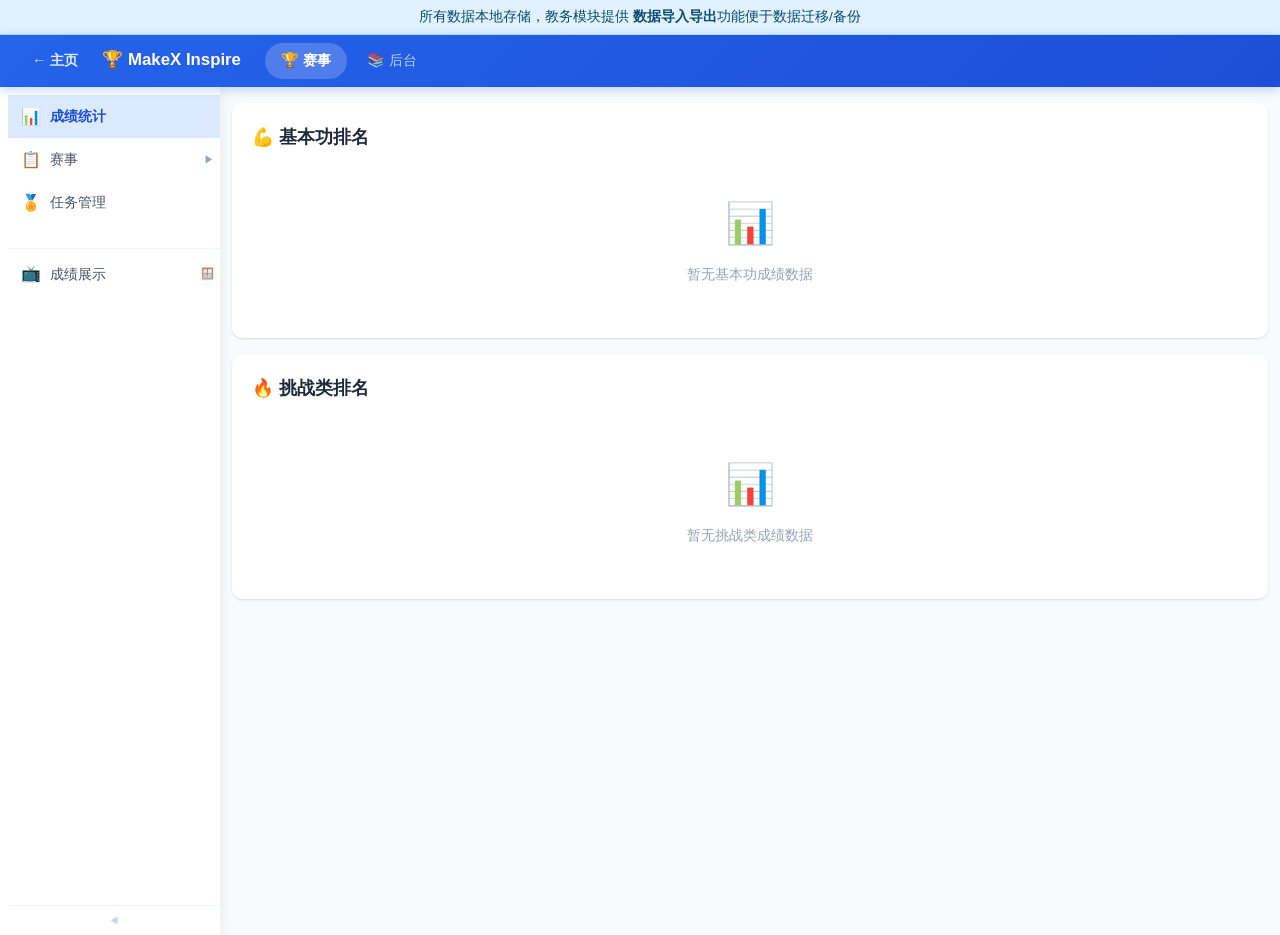
<file: docs/index.html>
<!doctype html>
<html lang="zh-CN">
<head>
    <meta charset="UTF-8" />
    <meta name="viewport" content="width=device-width, initial-scale=1.0" />
    <title>MakeX Inspire 成绩统计系统</title>
    <script>
        // Redirect to 成绩统计 (default entry for 赛事)
        window.location.replace('stats.html');
    </script>
</head>
<body>
    <p>正在跳转… <a href="stats.html">点击此处</a></p>
</body>
</html>
</file>
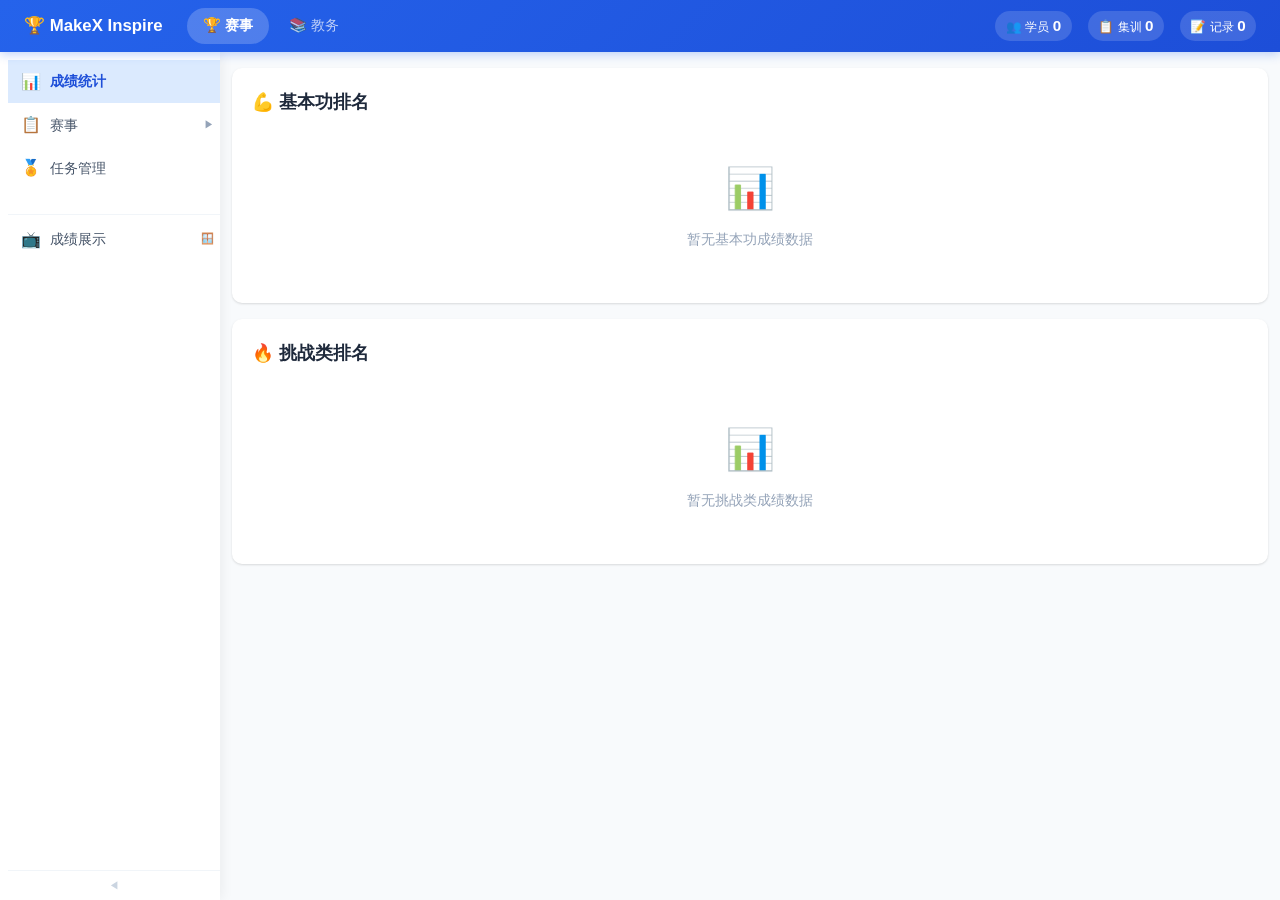
<file: src/pages/index.html>
<!doctype html>
<html lang="zh-CN">
<head>
    <meta charset="UTF-8" />
    <meta name="viewport" content="width=device-width, initial-scale=1.0" />
    <title>MakeX Inspire 成绩统计系统</title>
    <link rel="stylesheet" href="../css/style.css" />
</head>
<body>
    <script src="../js/shared.js"></script>
    <script src="../js/shared_indexdb.js"></script>
    <script src="../js/header.js"></script>

    <div class="container">
        <section id="section-stats">
            <div class="stats-grid">
                <div class="stat-card full">
                    <div class="card-header" style="margin-bottom: 0.5rem">
                        <span class="card-title">💪 基本功排名</span>
                    </div>
                    <div id="rankingBasic"></div>
                </div>
                <div class="stat-card full">
                    <div class="card-header" style="margin-bottom: 0.5rem">
                        <span class="card-title">🔥 挑战类排名</span>
                    </div>
                    <div id="challengeTaskFilter" style="margin-bottom:0.6rem;display:flex;flex-wrap:wrap;gap:0.4rem;align-items:center;"></div>
                    <div id="rankingChallenge"></div>
                </div>
            </div>
        </section>
    </div>

    <div class="toast-container" id="toastContainer"></div>

    <script src="../js/apps/stats.js"></script>
</body>
</html>
</file>
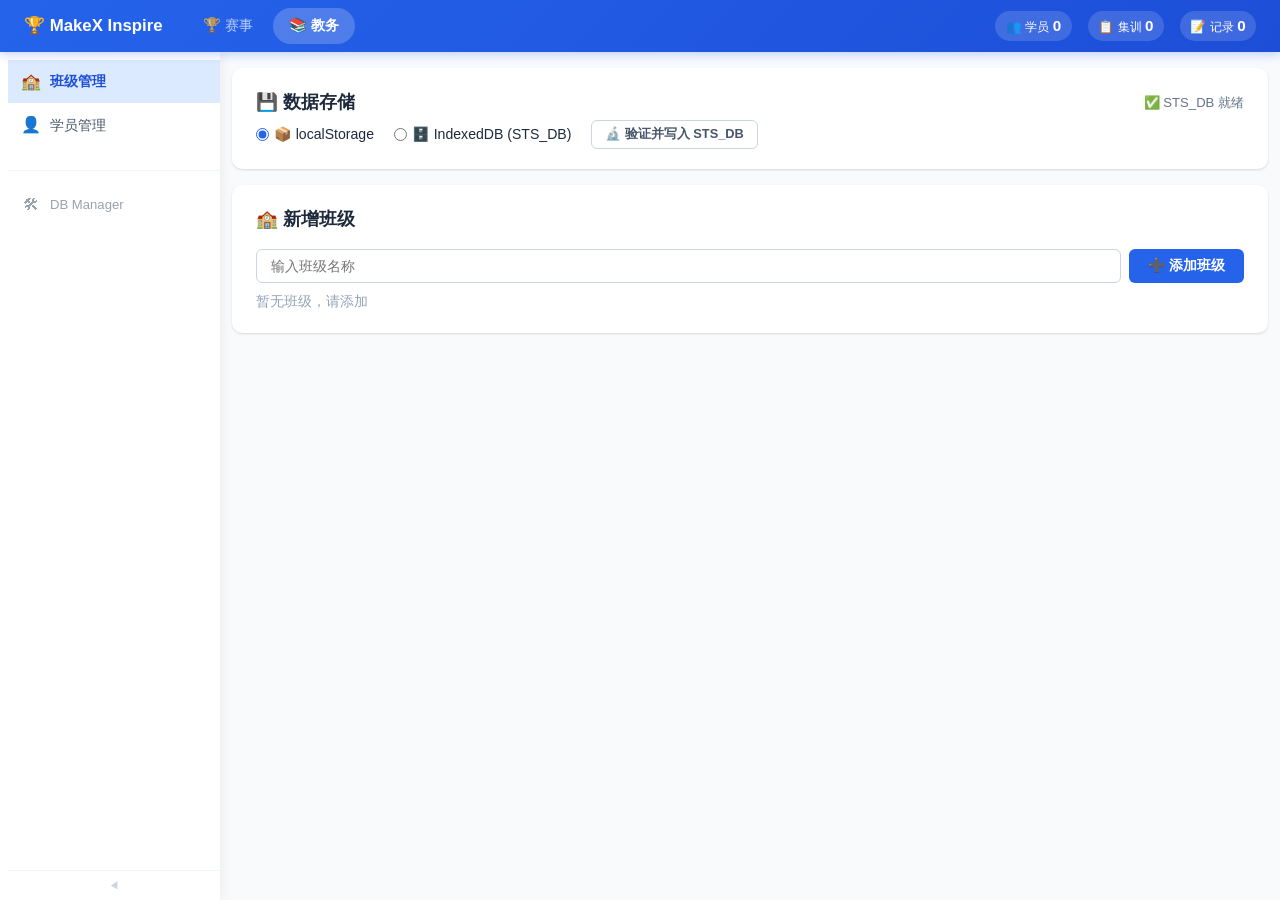
<file: admin.html>
<!doctype html>
<html lang="zh-CN">
<head>
    <meta charset="UTF-8" />
    <meta name="viewport" content="width=device-width, initial-scale=1.0" />
    <title>教务管理 - MakeX Inspire 成绩统计系统</title>
    <link rel="stylesheet" href="style.css" />
</head>
<body>
    <script src="shared.js"></script>
    <script src="shared_indexdb.js"></script>
    <script src="header.js"></script>

    <div class="container">
        <!-- ====== 存储引擎选择 ====== -->
        <div class="card" id="storageEngineCard" style="margin-bottom:1rem;">
            <div class="card-header" style="margin-bottom:0;">
                <span class="card-title">💾 数据存储</span>
                <span id="engineStatus" style="font-size:0.82rem;font-weight:400;color:var(--gray-500);">🔍 检测中...</span>
            </div>
            <div style="display:flex;align-items:center;gap:1.25rem;flex-wrap:wrap;padding-top:0.25rem;">
                <label style="display:inline-flex;align-items:center;gap:0.3rem;cursor:pointer;font-size:0.88rem;">
                    <input type="radio" name="storageEngine" value="ls" checked style="accent-color:var(--primary);">
                    📦 localStorage
                </label>
                <label style="display:inline-flex;align-items:center;gap:0.3rem;cursor:pointer;font-size:0.88rem;">
                    <input type="radio" name="storageEngine" value="idb" disabled style="accent-color:var(--primary);">
                    🗄️ IndexedDB (STS_DB)
                </label>
                <button class="btn btn-outline btn-sm" id="verifyIDBBtn">🔬 验证并写入 STS_DB</button>
                <button class="btn btn-outline btn-sm" id="switchToLSBtn" style="display:none;">🔙 切回 localStorage</button>
            </div>
            <div id="idbVerifyLog" style="margin-top:0.5rem;font-size:0.82rem;background:#f8fafc;padding:0.5rem 0.75rem;border-radius:6px;font-family:monospace;white-space:pre-wrap;display:none;line-height:1.6;"></div>
        </div>

        <!-- ====== 班级管理 ====== -->
        <div id="section-classes">
            <div class="card">
                <div class="card-header">
                    <span class="card-title">🏫 新增班级</span>
                </div>
                <div class="form-row">
                    <input type="text" id="groupNameInput" class="input-full" placeholder="输入班级名称" maxlength="20" autocomplete="off" />
                    <button class="btn btn-primary" id="addGroupBtn">➕ 添加班级</button>
                </div>
                <div id="groupList" style="margin-top:0.5rem;display:flex;flex-wrap:wrap;gap:0.4rem;">
                    <!-- Rendered by JS -->
                </div>
            </div>
        </div>

        <!-- ====== 学员管理 ====== -->
        <div id="section-students" style="display:none;">
            <div class="card">
                <div class="card-header">
                    <span class="card-title">👤 新增学员</span>
                </div>
                <div class="form-row">
                    <input type="text" id="studentNameInput" class="input-full" placeholder="输入学员姓名" maxlength="20" autocomplete="off" />
                    <button class="btn btn-primary" id="addStudentBtn">➕ 添加</button>
                </div>
            </div>
            <div class="card">
                <div class="card-header">
                    <span class="card-title">📋 全部学员 (<span id="studentCount">0</span>)</span>
                </div>
                <div id="studentList" class="student-list">
                    <!-- Rendered by JS -->
                </div>
            </div>
        </div>
    </div>

    <!-- ========== Modal: 编辑学员 ========== -->
    <div class="modal-overlay" id="editStudentModal">
        <div class="modal-box" style="max-width:400px;">
            <h3 id="editStudentModalTitle">✏️ 编辑学员</h3>
            <div class="form-group">
                <label>学员姓名</label>
                <input type="text" id="editStudentNameInput" class="input-full" maxlength="20" />
            </div>
            <div class="form-group">
                <label>所属班级</label>
                <select id="editStudentGroupSelect" style="width:100%;padding:0.5rem 0.85rem;border:1px solid var(--gray-300);border-radius:var(--radius-sm);font-size:0.9rem;background:#fff;color:var(--gray-800);">
                    <option value="">不分组</option>
                </select>
            </div>
            <div class="modal-actions">
                <button class="btn btn-outline" id="editStudentModalCancel">取消</button>
                <button class="btn btn-primary" id="editStudentModalConfirm">确认保存</button>
            </div>
        </div>
    </div>

    <!-- ========== Toast Container ========== -->
    <div class="toast-container" id="toastContainer"></div>

    <script>
    // =================================================================
    //  Admin App — 教务管理 (班级管理 + 学员管理)
    //  通过左侧栏菜单切换（班级管理→admin.html, 学员管理→admin.html?tab=students）
    // =================================================================
    const AdminApp = {
        _editStudentId: null,

        init() {
            Shared.loadData();
            this.showSection();
            this.bindEvents();
            this.render();
            this._checkIDBStatus();
        },

        generateId() { return Shared.generateId(); },
        toast(msg, type) { Shared.toast(msg, type); },
        escapeHtml(str) { return Shared.escapeHtml(str); },

        // 根据 URL 参数显示对应区域
        showSection() {
            const params = new URLSearchParams(window.location.search);
            const tab = params.get('tab');
            document.getElementById('section-classes').style.display = tab === 'students' ? 'none' : 'block';
            document.getElementById('section-students').style.display = tab === 'students' ? 'block' : 'none';
        },

        // ============ Group Operations ============
        addGroup(name) {
            name = name.trim();
            if (!name) { this.toast('请输入班级名称', 'warning'); return false; }
            if (Shared.data.classes.some((c) => c.name === name)) { this.toast(`班级"${name}"已存在`, 'warning'); return false; }
            const id = this.generateId();
            Shared.data.classes.push({ id, name });
            Shared.saveData();
            this.render();
            this.toast(`已添加班级"${name}"`);
            return true;
        },

        removeGroup(id) {
            const cls = Shared.data.classes.find((c) => c.id === id);
            if (!cls) return;
            if (!confirm(`确定要删除班级"${cls.name}"吗？\n（该班级下的学员将变为不分组）`)) return;
            Shared.data.classes = Shared.data.classes.filter((c) => c.id !== id);
            // 关闭该班级所有 active enrollment
            Shared.data.enrollments.forEach(e => {
                if (e.classId === id && e.status === 'active') {
                    e.leftAt = new Date().toISOString().slice(0, 10);
                    e.status = 'inactive';
                }
            });
            Shared.saveData();
            this.render();
            this.toast(`已删除班级"${cls.name}"`);
        },

        // ============ Student Operations ============
        addStudent(name) {
            name = name.trim();
            if (!name) { this.toast('请输入学员姓名', 'warning'); return false; }
            if (Shared.data.students.some((s) => s.name === name)) { this.toast(`学员"${name}"已存在`, 'warning'); return false; }
            Shared.data.students.push({ id: this.generateId(), name });
            Shared.saveData();
            this.render();
            this.toast(`已添加学员"${name}"`);
            return true;
        },

        openEditStudentModal(id) {
            const student = Shared.data.students.find((s) => s.id === id);
            if (!student) return;
            this._editStudentId = id;
            document.getElementById('editStudentNameInput').value = student.name;
            // 班级选择：显示所有班级，用 enrollment 判断是否选中
            const select = document.getElementById('editStudentGroupSelect');
            const currentEnroll = Shared.getCurrentEnrollment(id);
            select.innerHTML = '<option value="">不分组</option>' + Shared.data.classes.map((c) =>
                `<option value="${c.id}" ${currentEnroll && currentEnroll.classId === c.id ? 'selected' : ''}>${this.escapeHtml(c.name)}</option>`
            ).join('');
            document.getElementById('editStudentModalTitle').textContent = `✏️ 编辑学员 - ${this.escapeHtml(student.name)}`;
            document.getElementById('editStudentModal').classList.add('open');
            setTimeout(() => document.getElementById('editStudentNameInput').focus(), 100);
        },

        closeEditStudentModal() {
            document.getElementById('editStudentModal').classList.remove('open');
            this._editStudentId = null;
        },

        confirmEditStudent() {
            const id = this._editStudentId;
            if (!id) return;
            const student = Shared.data.students.find((s) => s.id === id);
            if (!student) return;
            const newName = document.getElementById('editStudentNameInput').value.trim();
            if (!newName) { this.toast('姓名不能为空', 'warning'); return; }
            if (newName !== student.name && Shared.data.students.some((s) => s.name === newName)) {
                this.toast(`学员"${newName}"已存在`, 'warning');
                return;
            }
            student.name = newName;
            // 班级变更：通过 enrollment 处理
            const newClassId = document.getElementById('editStudentGroupSelect').value;
            const currentEnroll = Shared.getCurrentEnrollment(id);
            if (newClassId) {
                if (!currentEnroll || currentEnroll.classId !== newClassId) {
                    Shared.createEnrollment(id, newClassId);
                }
            } else {
                // 选了不分组 → 关闭当前 enrollment
                if (currentEnroll) {
                    Shared.closeEnrollment(currentEnroll.id, 'inactive');
                }
            }
            Shared.saveData();
            this.closeEditStudentModal();
            this.render();
            this.toast(`已更新学员"${student.name}"`);
        },

        editStudent(id) { this.openEditStudentModal(id); },

        removeStudent(id) {
            const student = Shared.data.students.find((s) => s.id === id);
            if (!student) return;
            if (!confirm(`确定要移除学员"${student.name}"吗？\n（该学员在集训中的成绩记录将被保留）`)) return;
            // 关闭所有 active enrollment
            Shared.data.enrollments.forEach(e => {
                if (e.studentId === id && e.status === 'active') {
                    e.leftAt = new Date().toISOString().slice(0, 10);
                    e.status = 'inactive';
                }
            });
            Shared.data.students = Shared.data.students.filter((s) => s.id !== id);
            Shared.data.trainings.forEach((t) => {
                t.studentIds = t.studentIds.filter((sid) => sid !== id);
                t.mockCompetitions.forEach((m) => { delete m.scores[id]; });
            });
            Shared.saveData();
            this.render();
            this.toast(`已移除学员"${student.name}"`);
        },

        // ============ IDB / 存储引擎 ============
        async _checkIDBStatus() {
            const status = document.getElementById('engineStatus');
            const dbOk = await Shared._initIDB();
            const engine = Shared._getEngine();
            const idbRadio = document.querySelector('input[value="idb"]');
            const lsRadio = document.querySelector('input[value="ls"]');

            if (dbOk) {
                status.textContent = '✅ STS_DB 就绪';
                idbRadio.disabled = false;
            } else {
                status.textContent = '❌ IndexedDB 不可用，仅 localStorage';
                return;
            }

            // 恢复上次选择的引擎
            if (engine === 'idb') {
                idbRadio.checked = true;
                document.getElementById('switchToLSBtn').style.display = '';
                await Shared._overrideFromIDB();
                this.render();
                this.toast('🗄️ 数据源: IndexedDB (STS_DB)');
            } else {
                lsRadio.checked = true;
            }
        },

        // ============ Events Binding ============
        bindEvents() {
            document.getElementById('addGroupBtn').addEventListener('click', () => {
                const input = document.getElementById('groupNameInput');
                this.addGroup(input.value);
                input.value = '';
                input.focus();
            });
            document.getElementById('groupNameInput').addEventListener('keydown', (e) => {
                if (e.key === 'Enter') document.getElementById('addGroupBtn').click();
            });
            document.getElementById('addStudentBtn').addEventListener('click', () => {
                const nameInput = document.getElementById('studentNameInput');
                this.addStudent(nameInput.value);
                nameInput.value = '';
                nameInput.focus();
            });
            document.getElementById('studentNameInput').addEventListener('keydown', (e) => {
                if (e.key === 'Enter') document.getElementById('addStudentBtn').click();
            });
            document.getElementById('editStudentModalCancel').addEventListener('click', () => this.closeEditStudentModal());
            document.getElementById('editStudentModalConfirm').addEventListener('click', () => this.confirmEditStudent());
            document.getElementById('editStudentNameInput').addEventListener('keydown', (e) => {
                if (e.key === 'Enter') this.confirmEditStudent();
            });
            document.getElementById('editStudentModal').addEventListener('click', (e) => {
                if (e.target === e.currentTarget) this.closeEditStudentModal();
            });

            // === IDB 存储引擎事件 ===
            document.getElementById('verifyIDBBtn').addEventListener('click', async () => {
                const log = document.getElementById('idbVerifyLog');
                log.style.display = 'block';
                log.textContent = '⏳ 验证中...\n';

                const result = await Shared._verifyIDB();
                log.textContent = result.steps.join('\n');

                if (result.pass) {
                    log.textContent += '\n\n══════ ✅ 全部通过 — 可切换到 IndexedDB ══════';
                    const idbRadio = document.querySelector('input[value="idb"]');
                    idbRadio.disabled = false;
                    Shared.toast('✅ 验证通过，可切换到 STS_DB');
                } else {
                    log.textContent += '\n\n══════ ❌ 数据不一致 — 请勿切换 ══════';
                }
            });

            document.querySelectorAll('input[name="storageEngine"]').forEach(radio => {
                radio.addEventListener('change', async function () {
                    if (this.value === 'idb') {
                        Shared._setEngine('idb');
                        Shared.loadData();
                        await Shared._overrideFromIDB();
                        document.getElementById('switchToLSBtn').style.display = '';
                        AdminApp.render();
                        Shared.toast('🗄️ 已切换到 IndexedDB (STS_DB)');
                    } else {
                        Shared._setEngine('ls');
                        Shared.loadData();
                        document.getElementById('switchToLSBtn').style.display = 'none';
                        AdminApp.render();
                        Shared.toast('📦 已切换到 localStorage');
                    }
                });
            });

            document.getElementById('switchToLSBtn').addEventListener('click', () => {
                document.querySelector('input[value="ls"]').click();
            });
        },

        // ============ Render ============
        render() {
            try { this.renderGroups(); } catch (e) { console.warn('renderGroups error:', e); }
            try { this.renderStudents(); } catch (e) { console.warn('renderStudents error:', e); }
            if (window.updateHeaderStats) window.updateHeaderStats();
        },

        renderGroups() {
            const container = document.getElementById('groupList');
            const allClasses = Shared.data.classes;
            if (allClasses.length === 0) {
                container.innerHTML = '<span style="font-size:0.85rem;color:var(--gray-400);">暂无班级，请添加</span>';
                return;
            }
            container.innerHTML = allClasses.map((c) =>
                `<span style="display:inline-flex;align-items:center;gap:0.3rem;padding:0.25rem 0.7rem;background:var(--primary-bg);color:var(--primary);border-radius:16px;font-size:0.85rem;">
                    🏫 ${this.escapeHtml(c.name)}
                    <span class="del-group" data-group-id="${c.id}" style="cursor:pointer;color:var(--gray-400);font-size:0.8rem;" title="删除班级">✕</span>
                </span>`
            ).join('');
            container.querySelectorAll('.del-group').forEach((el) => {
                el.addEventListener('click', () => this.removeGroup(el.dataset.groupId));
            });
        },

        renderStudents() {
            const container = document.getElementById('studentList');
            document.getElementById('studentCount').textContent = Shared.data.students.length;
            if (Shared.data.students.length === 0) {
                container.innerHTML = '<div class="empty-state"><div class="icon">👤</div><p>暂无学员，请在上方添加</p></div>';
                return;
            }
            // Sort: grouped students first, then ungrouped
            const sorted = [...Shared.data.students].sort((a, b) => {
                const ga = Shared.getCurrentClassName(a.id);
                const gb = Shared.getCurrentClassName(b.id);
                if (ga && !gb) return -1;
                if (!ga && gb) return 1;
                if (ga !== gb) return ga.localeCompare(gb, 'zh');
                return a.name.localeCompare(b.name, 'zh');
            });
            let html = `<div style="overflow-x:auto;"><table class="score-table" style="font-size:0.85rem;">
                <thead><tr>
                    <th style="width:40px;text-align:center;">#</th>
                    <th style="text-align:left;">姓名</th>
                    <th style="text-align:left;">班级</th>
                    <th style="width:80px;text-align:center;">操作</th>
                </tr></thead><tbody>`;
            sorted.forEach((s, i) => {
                const gn = Shared.getCurrentClassName(s.id);
                const groupDisplay = gn
                    ? `<span class="edit-student-group" data-student-id="${s.id}" title="点击修改班级" style="cursor:pointer;color:var(--gray-600);border-bottom:1px dashed var(--gray-300);">🏫 ${this.escapeHtml(gn)}</span>`
                    : `<span class="edit-student-group" data-student-id="${s.id}" title="点击设置班级" style="cursor:pointer;color:var(--gray-400);border-bottom:1px dashed var(--gray-300);">—</span>`;
                html += `<tr>
                    <td style="text-align:center;color:var(--gray-400);">${i + 1}</td>
                    <td><strong>${this.escapeHtml(s.name)}</strong></td>
                    <td>${groupDisplay}</td>
                    <td style="text-align:center;white-space:nowrap;">
                        <button class="edit-student" data-student-id="${s.id}" title="编辑" style="background:none;border:none;cursor:pointer;color:var(--primary);font-size:0.8rem;padding:0.15rem 0.4rem;">✏️</button>
                        <button class="del" data-student-id="${s.id}" title="移除" style="background:none;border:none;cursor:pointer;color:var(--danger);font-size:0.8rem;padding:0.15rem 0.4rem;">🗑️</button>
                    </td>
                </tr>`;
            });
            html += '</tbody></table></div>';
            container.innerHTML = html;
            container.querySelectorAll('.del').forEach((el) => {
                el.addEventListener('click', () => this.removeStudent(el.dataset.studentId));
            });
            container.querySelectorAll('.edit-student').forEach((el) => {
                el.addEventListener('click', () => this.editStudent(el.dataset.studentId));
            });
            container.querySelectorAll('.edit-student-group').forEach((el) => {
                el.addEventListener('click', () => this.editStudent(el.dataset.studentId));
            });
        },
    };

    document.addEventListener('DOMContentLoaded', () => AdminApp.init());
    </script>
</body>
</html>
</file>
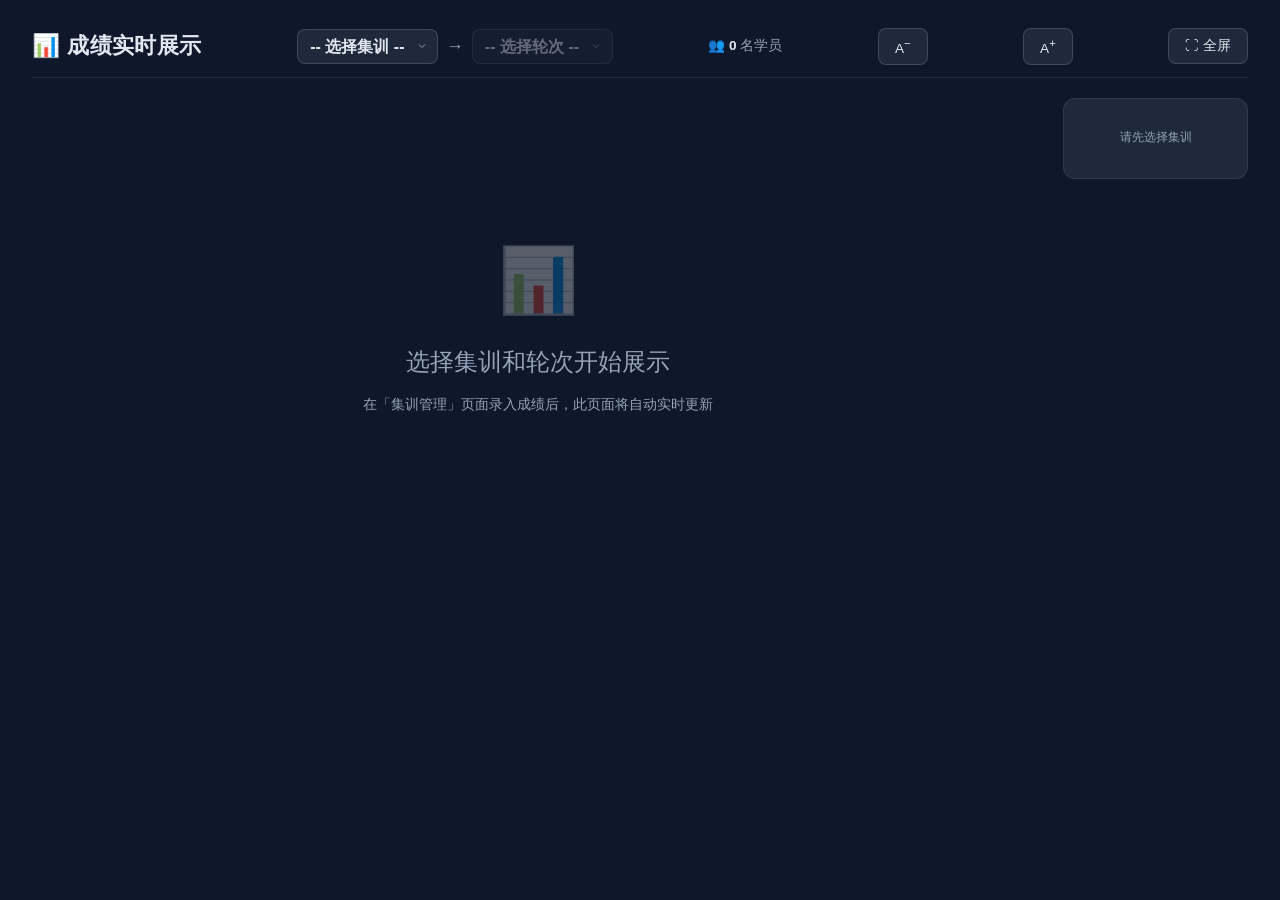
<file: display.html>
<!doctype html>
<html lang="zh-CN">
<head>
    <meta charset="UTF-8" />
    <meta name="viewport" content="width=device-width, initial-scale=1.0" />
    <title>成绩展示 - MakeX Inspire 成绩统计系统</title>
    <link rel="stylesheet" href="style.css" />
    <style>
        /* ===== Display Page Overrides ===== */
        :root {
            --display-bg: #0f172a;
            --display-card: #1e293b;
            --display-card-alt: #263348;
            --display-text: #e2e8f0;
            --display-muted: #94a3b8;
            --display-accent: #38bdf8;
            --display-gold: #fbbf24;
            --display-silver: #94a3b8;
            --display-bronze: #fb923c;
            --display-rank-1: #fbbf24;
            --display-rank-2: #c0c0c0;
            --display-rank-3: #cd7f32;
            --font-scale: 1;
        }
        body {
            background: var(--display-bg);
            color: var(--display-text);
        }

        /* Hide header & sidebar on display page */
        header, .sidebar, .layout { display: contents !important; }
        .container {
            max-width: 100% !important;
            padding: 1rem 2rem !important;
            margin: 0 !important;
        }
        .main-content {
            max-height: none !important;
            padding: 0 !important;
        }

        /* ===== Top Bar ===== */
        .display-topbar {
            display: flex;
            align-items: center;
            justify-content: space-between;
            gap: 1rem;
            padding: 0.75rem 0;
            border-bottom: 1px solid rgba(255,255,255,0.08);
            margin-bottom: 1.25rem;
            flex-wrap: wrap;
        }
        .display-topbar h1 {
            font-size: 1.4rem;
            font-weight: 700;
            letter-spacing: 0.02em;
            white-space: nowrap;
        }
        .display-topbar .training-select {
            background: var(--display-card);
            color: var(--display-text);
            border: 1px solid rgba(255,255,255,0.15);
            border-radius: 8px;
            padding: 0.5rem 2rem 0.5rem 0.75rem;
            font-size: 1rem;
            font-weight: 600;
            cursor: pointer;
            appearance: none;
            background-image: url("data:image/svg+xml,%3Csvg xmlns='http://www.w3.org/2000/svg' width='12' height='12' viewBox='0 0 24 24' fill='none' stroke='%2394a3b8' stroke-width='2'%3E%3Cpolyline points='6 9 12 15 18 9'%3E%3C/polyline%3E%3C/svg%3E");
            background-repeat: no-repeat;
            background-position: right 0.6rem center;
        }
        .display-topbar .training-select:focus {
            border-color: var(--display-accent);
            outline: none;
        }
        .display-topbar .meta {
            display: flex;
            align-items: center;
            gap: 1.5rem;
            font-size: 0.85rem;
            color: var(--display-muted);
        }
        .display-topbar .meta strong {
            color: var(--display-text);
        }
        .display-topbar .btn-fullscreen {
            background: var(--display-card);
            color: var(--display-text);
            border: 1px solid rgba(255,255,255,0.15);
            border-radius: 8px;
            padding: 0.5rem 1rem;
            font-size: 0.85rem;
            cursor: pointer;
            transition: 0.2s;
        }
        .display-topbar .btn-fullscreen:hover {
            background: var(--display-card-alt);
            border-color: var(--display-accent);
        }
        .display-topbar .btn-fullscreen:disabled {
            opacity: 0.3;
            cursor: not-allowed;
        }
        .display-selectors {
            display: flex;
            align-items: center;
            gap: 0.5rem;
        }
        .display-selectors .selector-arrow {
            color: var(--display-muted);
            font-size: 1.1rem;
            font-weight: 700;
        }
        .display-topbar .training-select:disabled {
            opacity: 0.4;
            cursor: not-allowed;
        }
        .display-last-update {
            font-size: 0.75rem;
            color: var(--display-muted);
            text-align: right;
            margin-bottom: 0.75rem;
            transition: opacity 0.3s;
        }
        .display-last-update.flash {
            color: var(--display-accent);
        }

        /* ===== Font Scale (applied to score table area) ===== */
        #displayContent {
            font-size: calc(1rem * var(--font-scale));
        }
        #displayContent .display-table {
            font-size: calc(1.15rem * var(--font-scale));
        }
        #displayContent .display-table thead th {
            font-size: calc(0.8rem * var(--font-scale));
        }
        #displayContent .display-table thead th.col-task-group {
            font-size: calc(0.82rem * var(--font-scale));
        }
        #displayContent .display-table thead th.col-round-header {
            font-size: calc(0.68rem * var(--font-scale));
        }
        #displayContent .display-table tbody td {
            padding: 0 calc(0.4rem * var(--font-scale));
        }
        #displayContent .display-table tbody td.cell-name {
            font-size: calc(0.88rem * var(--font-scale));
        }
        #displayContent .display-table tbody td.cell-total {
            font-size: calc(0.9rem * var(--font-scale));
        }
        #displayContent .display-table tbody td.cell-total .total-time {
            font-size: calc(1rem * var(--font-scale));
        }
        #displayContent .display-table tbody td.cell-round {
            font-size: calc(0.95rem * var(--font-scale));
        }
        #displayContent .display-table tbody td.cell-round .round-time {
            font-size: calc(1rem * var(--font-scale));
        }
        #displayContent .display-table tbody td.cell-round .round-score {
            font-size: calc(0.65rem * var(--font-scale));
        }
        #displayContent .display-table .rank-badge {
            width: calc(30px * var(--font-scale));
            height: calc(30px * var(--font-scale));
            font-size: calc(0.95rem * var(--font-scale));
        }
        #displayContent .display-table .rank-1 {
            font-size: calc(1.2rem * var(--font-scale));
        }
        #displayContent .display-table .rank-other {
            font-size: calc(0.85rem * var(--font-scale));
        }

        /* ===== Empty State ===== */
        .display-empty {
            display: flex;
            flex-direction: column;
            align-items: center;
            justify-content: center;
            min-height: 50vh;
            color: var(--display-muted);
            text-align: center;
            gap: 0.75rem;
        }
        .display-empty .icon { font-size: 4rem; opacity: 0.3; }
        .display-empty h2 { font-size: 1.5rem; font-weight: 400; }
        .display-empty p { font-size: 0.9rem; max-width: 400px; line-height: 1.6; }

        /* ===== Score Table ===== */
        .display-table-wrapper {
            overflow-x: auto;
            border-radius: 12px;
            border: 1px solid rgba(255,255,255,0.08);
        }
        .display-table {
            width: 100%;
            border-collapse: collapse;
            font-size: 1.15rem;
            min-width: 700px;
        }
        .display-table thead th {
            background: var(--display-card);
            padding: 0.2rem 0.5rem;
            font-weight: 700;
            font-size: 0.8rem;
            text-transform: uppercase;
            letter-spacing: 0.04em;
            color: var(--display-muted);
            border-bottom: 2px solid rgba(255,255,255,0.1);
            position: sticky;
            top: 0;
            z-index: 5;
            white-space: nowrap;
        }
        .display-table thead th.col-rank { width: 60px; text-align: center; }
        .display-table thead th.col-name { text-align: left; width: 12ch; min-width: 12ch; }
        .display-table thead th.col-total { text-align: center; min-width: 80px; background: rgba(56,189,248,0.12); color: var(--display-accent); font-size:0.9rem; }

        .display-table thead th.col-task-group {
            text-align: center;
            border-bottom: 1px solid rgba(255,255,255,0.1);
            font-size: 0.82rem;
            color: var(--display-accent);
        }
        .display-table thead th.col-round-header {
            font-size: 0.68rem;
            font-weight: 400;
            color: var(--display-muted);
            padding: 0.15rem 0.3rem;
        }

        .display-table tbody td {
            padding: 0 0.4rem;
            border-top: 1px solid rgba(255,255,255,0.18);
            border-bottom: 1px solid rgba(255,255,255,0.18);
            text-align: center;
            transition: background 0.3s;
        }
        .display-table tbody td.cell-name {
            text-align: left;
            font-weight: 700;
            font-size: 0.88rem;
        }
        .display-table tbody td.cell-total {
            font-weight: 800;
            font-size: 0.9rem;
            background: rgba(56,189,248,0.06);
            line-height: 0.85;
        }
        .display-table tbody td.cell-total .total-time {
            display: block;
            font-size: 1rem;
            font-weight: 700;
            color: var(--display-text);
            margin-bottom: 0.05rem;
        }
        .display-table tbody td.cell-total .total-score {
            display: block;
            font-size: 0.72rem;
            color: var(--display-muted);
        }
        .display-table tbody td.cell-round {
            font-size: 0.95rem;
            font-variant-numeric: tabular-nums;
            line-height: 0.85;
        }
        /* Time is primary (large), score is secondary (small below) */
        .display-table tbody td.cell-round .round-time {
            font-size: 1rem;
            font-weight: 700;
            color: var(--display-text);
            display: block;
        }
        .display-table tbody td.cell-round .round-score {
            font-size: 0.65rem;
            color: var(--display-muted);
            display: block;
            margin-top: 0;
        }
        /* Non-full-score: score text turns red */
        .display-table tbody td.cell-round.not-full .round-score {
            color: var(--danger);
            font-weight: 700;
        }
        /* Full score: green badge */
        .display-table tbody td.cell-round.is-full .round-score {
            color: var(--success);
        }
        .display-table tbody td.cell-round.withdrawn {
            color: var(--danger);
            opacity: 0.6;
            font-size: 0.9rem;
        }
        .display-table tbody tr {
            transition: background 0.3s;
        }
        .display-table tbody tr:hover {
            background: rgba(255,255,255,0.03);
        }
        /* Rank badge - bigger */
        .display-table .rank-badge {
            display: inline-flex;
            align-items: center;
            justify-content: center;
            width: 30px;
            height: 30px;
            border-radius: 50%;
            font-weight: 800;
            font-size: 0.95rem;
        }
        .display-table .rank-1 { background: rgba(251,191,36,0.2); color: var(--display-gold); font-size:1.2rem; }
        .display-table .rank-2 { background: rgba(148,163,184,0.25); color: var(--display-silver); }
        .display-table .rank-3 { background: rgba(251,146,60,0.2); color: var(--display-bronze); }
        .display-table .rank-other { color: var(--display-muted); font-size:0.85rem; }

        /* ===== Two-Column Layout ===== */
        .display-main {
            display: flex;
            gap: 1.25rem;
            align-items: flex-start;
        }
        #displayContent {
            flex: 1;
            min-width: 0;
        }
        /* ===== Order Panel (right) ===== */
        .order-panel {
            width: 185px;
            flex-shrink: 0;
            background: var(--display-card);
            border-radius: 12px;
            border: 1px solid rgba(255,255,255,0.08);
            padding: 0.85rem;
            position: sticky;
            top: 0.5rem;
            align-self: flex-start;
        }
        .order-panel h3 {
            font-size: 0.85rem;
            font-weight: 700;
            margin: 0 0 0.5rem;
            display: flex;
            align-items: center;
            gap: 0.3rem;
        }
        .order-panel .order-round-select {
            width: 100%;
            background: var(--display-card-alt);
            color: var(--display-text);
            border: 1px solid rgba(255,255,255,0.15);
            border-radius: 6px;
            padding: 0.35rem 0.4rem;
            font-size: 0.78rem;
            font-weight: 600;
            cursor: pointer;
            margin-bottom: 0.6rem;
            font-family: inherit;
        }
        .order-panel .order-section {
            margin-bottom: 0.5rem;
        }
        .order-panel .order-section-title {
            font-size: 0.7rem;
            font-weight: 700;
            text-transform: uppercase;
            letter-spacing: 0.04em;
            color: var(--display-muted);
            margin-bottom: 0.25rem;
            padding-bottom: 0.2rem;
            border-bottom: 1px solid rgba(255,255,255,0.06);
        }
        .order-panel .order-section-title.active-title { color: var(--display-accent); }
        .order-panel .order-section-title.done-title { color: var(--success); }
        .order-panel .order-actions {
            display: flex;
            flex-direction: column;
            gap: 0.3rem;
            margin-bottom: 0.5rem;
        }
        .order-panel .btn-order {
            padding: 0.4rem 0.5rem;
            border-radius: 6px;
            border: 1px solid rgba(255,255,255,0.15);
            background: var(--display-card-alt);
            color: var(--display-text);
            font-size: 0.78rem;
            cursor: pointer;
            transition: 0.2s;
            text-align: center;
            font-weight: 600;
            font-family: inherit;
        }
        .order-panel .btn-order:hover {
            background: rgba(56,189,248,0.15);
            border-color: var(--display-accent);
        }
        .order-panel .btn-order.accent {
            background: rgba(56,189,248,0.2);
            border-color: var(--display-accent);
            color: var(--display-accent);
        }
        .order-panel .order-list {
            list-style: none;
            padding: 0;
            margin: 0;
        }
        .order-panel .order-list li {
            display: flex;
            align-items: center;
            gap: 0.35rem;
            padding: 0.3rem 0.3rem;
            border-radius: 4px;
            font-size: 0.95rem;
            cursor: pointer;
            transition: background 0.15s, opacity 0.15s;
            user-select: none;
        }
        .order-panel .order-list li:hover {
            background: rgba(255,255,255,0.05);
        }
        .order-panel .order-list li.done {
            opacity: 0.55;
        }
        .order-panel .order-list li .order-num {
            display: inline-flex;
            align-items: center;
            justify-content: center;
            width: 20px;
            height: 20px;
            border-radius: 50%;
            background: rgba(56,189,248,0.15);
            color: var(--display-accent);
            font-size: 0.72rem;
            font-weight: 700;
            flex-shrink: 0;
        }
        .order-panel .order-empty {
            color: var(--display-muted);
            font-size: 0.78rem;
            text-align: center;
            padding: 1rem 0;
        }
        .display-table .score-highlight {
            animation: scorePop 0.5s ease;
        }
        @keyframes scorePop {
            0% { transform: scale(1); }
            40% { transform: scale(1.2); color: var(--display-accent); }
            100% { transform: scale(1); }
        }

        /* Competition type label */
        .mock-type-badge {
            display: inline-block;
            font-size: 0.7rem;
            padding: 0.15rem 0.5rem;
            border-radius: 10px;
            font-weight: 600;
            letter-spacing: 0.03em;
        }
        .mock-type-badge.mock { background: rgba(56,189,248,0.15); color: var(--display-accent); }
        .mock-type-badge.official { background: rgba(251,191,36,0.15); color: var(--display-gold); }

        /* ===== Responsive ===== */
        @media (max-width: 768px) {
            .container { padding: 0.75rem !important; }
            .display-topbar { flex-direction: column; align-items: flex-start; }
            .display-table { font-size: 0.85rem; }
        }
    </style>
</head>
<body>
    <script src="shared.js"></script>
    <script src="shared_indexdb.js"></script>
    <script src="analysis.js"></script>
    <script src="schedule.js"></script>
    <!-- No header.js — display page has its own minimal UI -->

    <div class="container">
        <!-- Top Bar -->
        <div class="display-topbar">
            <h1>📊 成绩实时展示</h1>
            <div class="display-selectors">
                <select class="training-select" id="trainingSelect">
                    <option value="">-- 选择集训 --</option>
                </select>
                <span class="selector-arrow">→</span>
                <select class="training-select" id="mockSelect" disabled>
                    <option value="">-- 选择轮次 --</option>
                </select>
            </div>
            <div class="meta">
                <span>👥 <strong id="dispStudentCount">0</strong> 名学员</span>
            </div>
            <button class="btn-fullscreen" id="btnFontDown" title="缩小字号">A<sup>−</sup></button>
            <button class="btn-fullscreen" id="btnFontUp" title="放大字号">A<sup>+</sup></button>
            <button class="btn-fullscreen" id="btnFullscreen" title="全屏展示 (F11)">⛶ 全屏</button>
        </div>

        <!-- Last Update Indicator -->
        <div class="display-last-update" id="lastUpdate"></div>

        <!-- Main: Two columns -->
        <div class="display-main">
            <div id="displayContent">
                <div class="display-empty">
                    <div class="icon">📊</div>
                    <h2>选择一个集训开始展示</h2>
                    <p>在「集训管理」页面录入成绩后，此页面将自动实时更新</p>
                </div>
            </div>
            <aside class="order-panel" id="orderPanel">
                <div class="order-empty">请先选择集训</div>
            </aside>
        </div>
    </div>

    <!-- Toast Container -->
    <div class="toast-container" id="toastContainer"></div>

    <script>
    // =================================================================
    //  Display App — 成绩实时展示（纯只读，零写入）
    //  架构：订阅 Shared.onDataChange → 自动重新渲染
    //  跨页面联动：training.html saveData() → storage 事件 → 本页 auto-refresh
    // =================================================================
    const DisplayApp = {
        _selectedTrainingId: null,
        _selectedMockId: null,
        _unsubscribe: null,
        _fontLevel: 1,           // 1=标准, 0=小, 2=大, 3=超大
        _fontScales: [0.72, 1, 1.35, 1.75],
        _orderList: [],          // 出场顺序 [studentId, ...]
        _orderRoundId: null,     // 出场顺序面板当前选中的任务轮次 (taskId_RN)

        init() {
            Shared.loadData();
            // Read URL params
            const params = new URLSearchParams(window.location.search);
            this._selectedTrainingId = params.get('id') || Shared.data.currentTrainingId || null;
            this._selectedMockId = params.get('mock') || null;
            this._populateTrainingSelect();
            this._populateMockSelect();
            this._updateURL();
            // Restore saved font size
            const savedLevel = parseInt(localStorage.getItem('display_font_level') || '1', 10);
            if (savedLevel >= 0 && savedLevel < this._fontScales.length) this._fontLevel = savedLevel;
            this._applyFontScale();
            this._loadOrder();
            this.render();

            // 订阅数据变化
            this._unsubscribe = Shared.onDataChange((source) => {
                this._populateTrainingSelect();
                this._populateMockSelect();
                this._loadOrder();
                this.render();
                this._flashUpdate(source);
            }, 'display');
        },

        destroy() {
            if (this._unsubscribe) this._unsubscribe();
        },

        // ============ Helpers ============
        getRounds(entry) { return Shared.getRounds(entry); },
        getBestScore(entry) { return Shared.getBestScore(entry); },
        getBestScoreTime(entry) { return Shared.getBestScoreTime(entry); },
        getDisplayScore(entry) { return Shared.getDisplayScore(entry); },
        escapeHtml(str) { return Shared.escapeHtml(str); },

        _updateURL() {
            const url = new URL(window.location);
            if (this._selectedTrainingId) url.searchParams.set('id', this._selectedTrainingId);
            else url.searchParams.delete('id');
            if (this._selectedMockId) url.searchParams.set('mock', this._selectedMockId);
            else url.searchParams.delete('mock');
            window.history.replaceState({}, '', url);
        },

        // ============ Training Select ============
        _populateTrainingSelect() {
            const select = document.getElementById('trainingSelect');
            const trainings = Shared.data.trainings || [];
            const currentVal = this._selectedTrainingId;
            // Preserve existing selection if still valid
            if (currentVal && !trainings.some(t => t.id === currentVal)) {
                this._selectedTrainingId = null;
                this._selectedMockId = null;
            }
            select.innerHTML = '<option value="">-- 选择集训 --</option>' +
                trainings.map(t =>
                    `<option value="${t.id}" ${t.id === this._selectedTrainingId ? 'selected' : ''}>${this.escapeHtml(t.name)}</option>`
                ).join('');
        },

        // ============ Mock (轮次) Select ============
        _populateMockSelect() {
            const select = document.getElementById('mockSelect');
            const tid = this._selectedTrainingId;
            if (!tid) {
                select.innerHTML = '<option value="">-- 选择轮次 --</option>';
                select.disabled = true;
                return;
            }
            const training = Shared.data.trainings.find(t => t.id === tid);
            const mocks = training ? (training.mockCompetitions || []) : [];
            select.disabled = mocks.length === 0;

            // Preserve existing selection if still valid
            if (this._selectedMockId && !mocks.some(m => m.id === this._selectedMockId)) {
                this._selectedMockId = null;
            }
            // Auto-select latest mock if none selected and mocks exist
            if (!this._selectedMockId && mocks.length > 0) {
                this._selectedMockId = mocks[mocks.length - 1].id;
            }

            select.innerHTML = '<option value="">-- 选择轮次 --</option>' +
                mocks.map((m, i) => {
                    const typeIcon = m.type === 'official' ? '🏆' : '🏅';
                    const dateStr = m.date ? ` ${m.date}` : '';
                    const label = `${typeIcon} 第${i + 1}轮 — ${this.escapeHtml(m.name || '未命名')}${dateStr}`;
                    return `<option value="${m.id}" ${m.id === this._selectedMockId ? 'selected' : ''}>${label}</option>`;
                }).join('');
        },

        // ============ Flash Update Indicator ============
        _flashUpdate(source) {
            const el = document.getElementById('lastUpdate');
            const now = new Date();
            const timeStr = now.toLocaleTimeString('zh-CN', { hour12: false });
            const sourceLabel = source === 'storage' ? '来自其他页面' : '本地更新';
            el.textContent = `🔄 数据已更新 — ${timeStr} (${sourceLabel})`;
            el.classList.add('flash');
            setTimeout(() => el.classList.remove('flash'), 1500);
        },

        // ============ Render ============
        render() {
            const tid = this._selectedTrainingId;
            const mid = this._selectedMockId;
            const container = document.getElementById('displayContent');
            const D = Shared.data;

            if (!tid) {
                container.innerHTML = `
                    <div class="display-empty">
                        <div class="icon">📊</div>
                        <h2>选择集训和轮次开始展示</h2>
                        <p>在「集训管理」页面录入成绩后，此页面将自动实时更新</p>
                    </div>`;
                document.getElementById('dispStudentCount').textContent = '0';
                document.getElementById('lastUpdate').textContent = '';
                document.querySelector('.display-topbar h1').textContent = '📊 成绩实时展示';
                return;
            }

            const training = D.trainings.find(t => t.id === tid);
            if (!training) {
                container.innerHTML = `<div class="display-empty"><div class="icon">❓</div><h2>集训不存在</h2></div>`;
                return;
            }

            const mocks = training.mockCompetitions || [];
            const studentIds = training.studentIds || [];
            const students = D.students.filter(s => studentIds.includes(s.id));

            document.getElementById('dispStudentCount').textContent = students.length;
            document.querySelector('.display-topbar h1').textContent = `📊 ${this.escapeHtml(training.name)}`;

            if (mocks.length === 0) {
                container.innerHTML = `
                    <div class="display-empty">
                        <div class="icon">📝</div>
                        <h2>「${this.escapeHtml(training.name)}」暂无记录</h2>
                        <p>请在集训管理页面为该集训添加模拟赛/正赛记录并录入成绩</p>
                    </div>`;
                document.getElementById('lastUpdate').textContent = '';
                return;
            }

            if (!mid) {
                container.innerHTML = `
                    <div class="display-empty">
                        <div class="icon">🎯</div>
                        <h2>请选择要展示的轮次</h2>
                        <p>该集训共有 <strong>${mocks.length}</strong> 条记录，请在上方选择具体轮次</p>
                    </div>`;
                return;
            }

            const mock = mocks.find(m => m.id === mid);
            if (!mock) {
                container.innerHTML = `<div class="display-empty"><div class="icon">❓</div><h2>该轮次不存在</h2></div>`;
                return;
            }

            // --- Render single mock ---
            const mockTasks = mock.tasks || [];
            // Build flat round-column list: [ { taskId, taskName, roundNum, maxRounds, maxScore } ]
            const roundColumns = [];
            mockTasks.forEach(ti => {
                const def = D.tasks.find(td => td.id === ti.taskId);
                const name = def ? def.name : '未知任务';
                const maxScore = def ? (def.maxScore || null) : null;
                const nRounds = ti.rounds || 1;
                for (let r = 1; r <= nRounds; r++) {
                    roundColumns.push({ taskId: ti.taskId, taskName: name, roundNum: r, maxRounds: nRounds, maxScore });
                }
            });

            // Group by task for the header row
            const taskGroups = [];
            mockTasks.forEach(ti => {
                const def = D.tasks.find(td => td.id === ti.taskId);
                taskGroups.push({
                    taskId: ti.taskId,
                    name: def ? def.name : '未知任务',
                    rounds: ti.rounds || 1
                });
            });

            const rankings = Analysis.calcRankings(
                mock.scores || {}, mockTasks, students,
                (entry) => Shared.getRounds(entry)
            );

            const sorted = students.map(s => ({
                ...s,
                rank: rankings[s.id] || null,
            })).sort((a, b) => {
                if (!a.rank && !b.rank) return a.name.localeCompare(b.name, 'zh');
                if (!a.rank) return 1;
                if (!b.rank) return -1;
                return a.rank - b.rank;
            });

            // Build two-row header: task group names + round labels
            const headerRow1 = taskGroups.map(tg =>
                `<th class="col-task-group" colspan="${tg.rounds}">${this.escapeHtml(tg.name)}</th>`
            ).join('');
            const headerRow2 = roundColumns.map(rc =>
                `<th class="col-round-header">R${rc.roundNum}</th>`
            ).join('');

            const html = `
                <div class="display-table-wrapper">
                    <table class="display-table">
                        <thead>
                            <tr>
                                <th class="col-name" rowspan="2">学员</th>
                                ${headerRow1}
                                <th class="col-total" rowspan="2">总分</th>
                                <th class="col-rank" rowspan="2">排名</th>
                            </tr>
                            <tr>
                                ${headerRow2}
                            </tr>
                        </thead>
                        <tbody>
                            ${sorted.map(s => this._renderStudentRow(s, mock, roundColumns)).join('')}
                        </tbody>
                    </table>
                </div>`;

            container.innerHTML = html;
            this._renderOrderPanel();
        },

        _renderStudentRow(student, mock, roundColumns) {
            const scores = mock.scores || {};
            const studentScores = scores[student.id] || {};

            let totalScore = 0;
            let totalTime = 0;
            let hasAny = false;

            // Compute per-task best scores for total
            const taskBest = {}; // taskId → bestScore
            if (mock.tasks) {
                mock.tasks.forEach(ti => {
                    const entry = studentScores[ti.taskId];
                    if (!entry) return;
                    const rounds = this.getRounds(entry);
                    let best = null;
                    let bestTime = null;
                    rounds.forEach(r => {
                        if (r.withdrawn) { if (best === null) { best = 0; bestTime = 150; } return; }
                        if (r.score === undefined || r.score === null) return;
                        if (best === null || r.score > best ||
                            (r.score === best && r.time != null && (bestTime === null || r.time < bestTime))) {
                            best = r.score;
                            bestTime = r.time ?? null;
                        }
                    });
                    if (best !== null) {
                        taskBest[ti.taskId] = best;
                        totalScore += best;
                        if (bestTime !== null) totalTime += bestTime;
                        hasAny = true;
                    }
                });
            }

            // Render each round column
            const roundCells = roundColumns.map(rc => {
                const entry = studentScores[rc.taskId];
                if (!entry) return '<td class="cell-round">—</td>';

                const rounds = this.getRounds(entry);
                const r = rounds[rc.roundNum - 1]; // 0-based

                if (!r) return '<td class="cell-round">—</td>';

                if (r.withdrawn) {
                    return '<td class="cell-round withdrawn">弃权</td>';
                }
                if (r.score === undefined || r.score === null) {
                    return '<td class="cell-round">—</td>';
                }

                // Time is primary (large), score is secondary (small below)
                const timeStr = (r.time !== null && r.time !== undefined)
                    ? `<span class="round-time">${r.time}s</span>` : '<span class="round-time">—</span>';

                // Determine score class: red if not full, green if full
                let scoreClass = 'round-score';
                if (rc.maxScore !== null && rc.maxScore !== undefined) {
                    if (r.score < rc.maxScore) scoreClass += ' not-full';
                    else if (r.score >= rc.maxScore) scoreClass += ' is-full';
                }
                const scoreStr = `<span class="${scoreClass}">${r.score}分</span>`;

                // Add not-full class to cell if score < maxScore
                const cellClass = (rc.maxScore !== null && r.score < rc.maxScore) ? 'cell-round not-full' : 'cell-round';

                return `<td class="${cellClass}">${timeStr}${scoreStr}</td>`;
            }).join('');

            // Rank badge
            let rankHtml;
            if (student.rank === 1) rankHtml = '<span class="rank-badge rank-1">🥇</span>';
            else if (student.rank === 2) rankHtml = '<span class="rank-badge rank-2">🥈</span>';
            else if (student.rank === 3) rankHtml = '<span class="rank-badge rank-3">🥉</span>';
            else if (student.rank) rankHtml = `<span class="rank-badge rank-other">${student.rank}</span>`;
            else rankHtml = '<span style="color:var(--display-muted);">—</span>';

            return `
                <tr>
                    <td class="cell-name">${this.escapeHtml(student.name)}</td>
                    ${roundCells}
                    <td class="cell-total">${hasAny ? '<span class="total-time">' + totalTime.toFixed(3) + 's</span><span class="total-score">' + totalScore.toFixed(1) + '</span>' : '—'}</td>
                    <td>${rankHtml}</td>
                </tr>`;
        },

        // ============ Event Bindings ============
        bindEvents() {
            document.getElementById('trainingSelect').addEventListener('change', (e) => {
                this._selectedTrainingId = e.target.value || null;
                // Reset mock when training changes — will auto-select latest in _populateMockSelect
                this._selectedMockId = null;
                this._populateMockSelect();
                this._updateURL();
                this._loadOrder();
                this.render();
            });

            document.getElementById('mockSelect').addEventListener('change', (e) => {
                this._selectedMockId = e.target.value || null;
                this._updateURL();
                this.render();
            });

            document.getElementById('btnFullscreen').addEventListener('click', () => {
                if (document.fullscreenElement) {
                    document.exitFullscreen();
                } else {
                    document.documentElement.requestFullscreen();
                }
            });

            document.getElementById('btnFontUp').addEventListener('click', () => {
                this._changeFontSize(1);
            });
            document.getElementById('btnFontDown').addEventListener('click', () => {
                this._changeFontSize(-1);
            });
        },

        // ============ Font Size ============
        _applyFontScale() {
            document.documentElement.style.setProperty('--font-scale', this._fontScales[this._fontLevel]);
            document.getElementById('btnFontUp').disabled = this._fontLevel >= this._fontScales.length - 1;
            document.getElementById('btnFontDown').disabled = this._fontLevel <= 0;
            localStorage.setItem('display_font_level', this._fontLevel);
        },

        _changeFontSize(delta) {
            const next = this._fontLevel + delta;
            if (next < 0 || next >= this._fontScales.length) return;
            this._fontLevel = next;
            this._applyFontScale();
        },

        // ============ Order Panel ============
        _loadOrder() {
            const tid = this._selectedTrainingId;
            const training = tid ? Shared.data.trainings.find(t => t.id === tid) : null;
            this._orderList = Schedule.loadOrder(tid, training ? (training.studentIds || []) : []);
            // Sync round selection from training page
            const syncedRound = Schedule.loadRoundId(tid);
            if (syncedRound) this._orderRoundId = syncedRound;
            if (!this._orderRoundId && training) {
                const mocks = training.mockCompetitions || [];
                const selMock = this._selectedMockId ? mocks.find(m => m.id === this._selectedMockId) : (mocks[mocks.length - 1] || null);
                if (selMock && selMock.tasks && selMock.tasks.length > 0) {
                    this._orderRoundId = selMock.tasks[0].taskId + '_R1';
                }
            }
        },

        _renderOrderPanel() {
            const panel = document.getElementById('orderPanel');
            const tid = this._selectedTrainingId;
            if (!tid) {
                panel.innerHTML = '<h3>🎯 赛程</h3><div class="order-empty">请先选择集训</div>';
                return;
            }
            const training = Shared.data.trainings.find(t => t.id === tid);
            if (!training) {
                panel.innerHTML = '<h3>🎯 赛程</h3><div class="order-empty">集训不存在</div>';
                return;
            }
            if (!(training.studentIds || []).length) {
                panel.innerHTML = '<h3>🎯 赛程</h3><div class="order-empty">该集训无学员</div>';
                return;
            }
            Schedule.renderDisplayPanel(panel, training, this._orderList,
                this._selectedMockId, this._orderRoundId,
                (s) => this.escapeHtml(s));
        },
    };

    // ============ Bootstrap ============
    document.addEventListener('DOMContentLoaded', () => {
        DisplayApp.init();
        DisplayApp.bindEvents();

        // Handle fullscreen change
        document.addEventListener('fullscreenchange', () => {
            const btn = document.getElementById('btnFullscreen');
            btn.textContent = document.fullscreenElement ? '⛶ 退出全屏' : '⛶ 全屏';
        });
    });

    // Cleanup on page unload
    window.addEventListener('beforeunload', () => {
        DisplayApp.destroy();
    });
    </script>
</body>
</html>
</file>
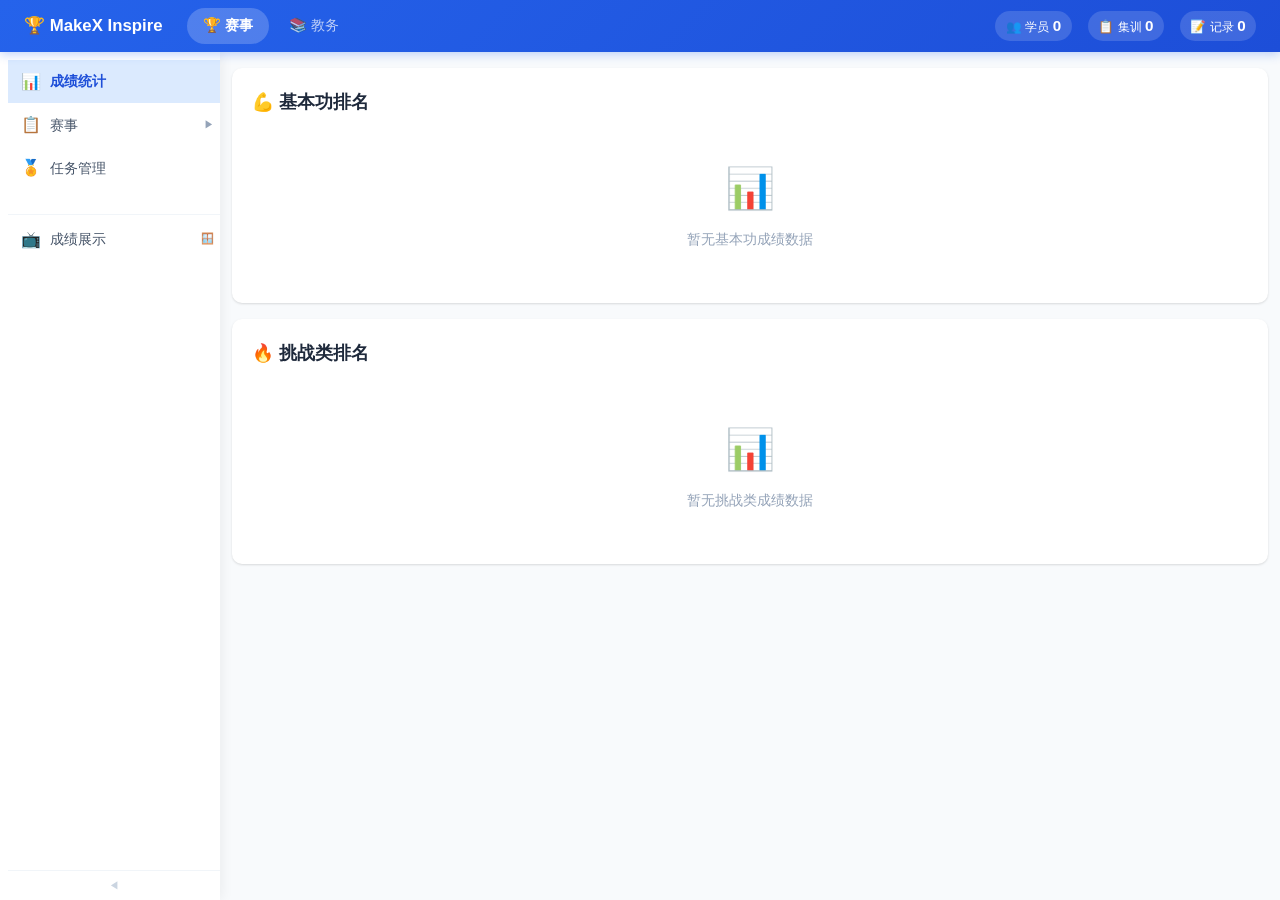
<file: stats.html>
<!doctype html>
<html lang="zh-CN">
<head>
    <meta charset="UTF-8" />
    <meta name="viewport" content="width=device-width, initial-scale=1.0" />
    <title>成绩统计 - MakeX Inspire 成绩统计系统</title>
    <link rel="stylesheet" href="style.css" />
</head>
<body>
    <script src="shared.js"></script>
    <script src="shared_indexdb.js"></script>
    <script src="header.js"></script>

    <div class="container">
        <!-- ===== 成绩统计 ===== -->
        <section id="section-stats">
            <div class="stats-grid">
                <div class="stat-card full">
                    <div class="card-header" style="margin-bottom: 0.5rem">
                        <span class="card-title">💪 基本功排名</span>
                    </div>
                    <div id="rankingBasic">
                        <!-- Rendered by JS -->
                    </div>
                </div>
                <div class="stat-card full">
                    <div class="card-header" style="margin-bottom: 0.5rem">
                        <span class="card-title">🔥 挑战类排名</span>
                    </div>
                    <div id="challengeTaskFilter" style="margin-bottom:0.6rem;display:flex;flex-wrap:wrap;gap:0.4rem;align-items:center;">
                        <!-- Rendered by JS -->
                    </div>
                    <div id="rankingChallenge">
                        <!-- Rendered by JS -->
                    </div>
                </div>
            </div>
        </section>
    </div>

    <!-- ========== Toast Container ========== -->
    <div class="toast-container" id="toastContainer"></div>

    <script>
    // =================================================================
    //  Stats App — 成绩统计
    // =================================================================
    const StatsApp = {
        init() {
            Shared.loadData();
            this.render();
        },

        // ============ Entry Helpers ============
        getRounds(entry) { return Shared.getRounds(entry); },
        getBestScore(entry) { return Shared.getBestScore(entry); },
        getBestScoreTime(entry) { return Shared.getBestScoreTime(entry); },
        getDisplayScore(entry) { return Shared.getDisplayScore(entry); },

        // ============ Statistics ============
        getMockTypes(mock) {
            const types = new Set();
            (mock.tasks || []).forEach((t) => {
                const taskDef = Shared.data.tasks.find((td) => td.id === t.taskId);
                if (taskDef) types.add(taskDef.type || 'basic');
            });
            if (types.size === 0) { types.add('basic'); types.add('challenge'); }
            return types;
        },

        _buildTypeStats(type) {
            const D = Shared.data;
            const map = {};
            D.students.forEach((s) => {
                map[s.id] = { id: s.id, name: s.name, scores: [], times: [], avg: 0, avgTime: 0, bestTime: 0, max: 0, min: 0, count: 0, latest: null, fullScoreRate: null };
            });
            const taskFilter = (type === 'challenge' && D.challengeTaskFilter && D.challengeTaskFilter.length > 0)
                ? D.challengeTaskFilter : null;
            D.trainings.forEach((t) => {
                t.mockCompetitions.forEach((m) => {
                    const types = this.getMockTypes(m);
                    if (!types.has(type)) return;
                    Object.entries(m.scores).forEach(([sid, studentScores]) => {
                        if (!map[sid]) return;
                        let entries;
                        if (studentScores.score !== undefined || (typeof studentScores === 'object' && !studentScores.round1 && !studentScores.round2 && Object.keys(studentScores).length > 0 && Object.values(studentScores).some(v => v && v.round1))) {
                            let taskEntries = Object.entries(studentScores);
                            if (taskFilter) {
                                taskEntries = taskEntries.filter(([tid]) => taskFilter.includes(tid));
                            }
                            entries = taskEntries.map(([tid, entry]) => {
                                const taskDef = D.tasks.find(d => d.id === tid);
                                return { entry, maxScore: taskDef ? (taskDef.maxScore || null) : null };
                            });
                        } else {
                            entries = [{ entry: studentScores, maxScore: null }];
                        }
                        entries.forEach(({ entry, maxScore }) => {
                            const sv = this.getDisplayScore(entry);
                            const tv = this.getBestScoreTime(entry);
                            if (sv !== null) { map[sid].scores.push({ score: sv, maxScore }); map[sid].latest = sv; }
                            if (tv !== null) { map[sid].times.push(tv); }
                        });
                    });
                });
            });
            Object.values(map).forEach((s) => {
                if (s.scores.length > 0) {
                    const sc = s.scores.map(x => x.score);
                    s.max = Math.max(...sc);
                    s.min = Math.min(...sc);
                    s.avg = sc.reduce((a, b) => a + b, 0) / sc.length;
                    s.count = sc.length;
                    const withMax = s.scores.filter(x => x.maxScore !== null);
                    if (withMax.length > 0) {
                        s.fullScoreRate = withMax.reduce((a, b) => a + (b.score / b.maxScore), 0) / withMax.length * 100;
                    }
                }
                if (s.times.length > 0) {
                    s.bestTime = Math.min(...s.times);
                    s.avgTime = s.times.reduce((a, b) => a + b, 0) / s.times.length;
                }
            });
            return Object.values(map).filter((s) => s.count > 0);
        },

        getStudentStats() {
            return {
                basic: this._buildTypeStats('basic'),
                challenge: this._buildTypeStats('challenge'),
            };
        },

        // ============ Render ============
        render() {
            try { this.renderStats(); } catch (e) { console.warn('renderStats error:', e); }
            if (window.updateHeaderStats) window.updateHeaderStats();
        },

        renderChallengeFilter() {
            const container = document.getElementById('challengeTaskFilter');
            if (!container) return;
            const D = Shared.data;
            const challengeTasks = D.tasks.filter(t => t.type === 'challenge');
            if (challengeTasks.length === 0) {
                container.innerHTML = '';
                return;
            }
            const filter = D.challengeTaskFilter;
            const allChecked = !filter || filter.length === 0;
            const isChecked = (tid) => allChecked || filter.includes(tid);

            let html = '<span style="font-size:0.8rem;color:var(--gray-500);font-weight:600;margin-right:0.2rem;">📌 统计任务:</span>';
            challengeTasks.forEach(t => {
                html += `<label style="display:inline-flex;align-items:center;gap:0.2rem;font-size:0.8rem;cursor:pointer;padding:0.15rem 0.5rem;border-radius:10px;background:#fef3c7;border:1px solid #fde68a;transition:0.15s;">
                    <input type="checkbox" class="challenge-task-cb" value="${t.id}" ${isChecked(t.id) ? 'checked' : ''} style="accent-color:#d97706;">
                    ${Shared.escapeHtml(t.name)}
                </label>`;
            });
            container.innerHTML = html;

            container.querySelectorAll('.challenge-task-cb').forEach(cb => {
                cb.addEventListener('change', () => {
                    const checked = container.querySelectorAll('.challenge-task-cb:checked');
                    const all = container.querySelectorAll('.challenge-task-cb');
                    if (checked.length === all.length) {
                        D.challengeTaskFilter = [];
                    } else {
                        D.challengeTaskFilter = Array.from(checked).map(c => c.value);
                    }
                    Shared.saveData();
                    this.renderStats();
                });
            });
        },

        renderStats() {
            this.renderChallengeFilter();
            const allStats = this.getStudentStats();

            const renderRankingTable = (stats, containerId, emptyMsg) => {
                const container = document.getElementById(containerId);
                if (stats.length === 0) {
                    container.innerHTML = `<div class="empty-state"><div class="icon">📊</div><p>${emptyMsg}</p></div>`;
                    return;
                }
                const hasFullScore = stats.some(s => s.fullScoreRate !== null);
                const sorted = [...stats].sort((a, b) => b.avg - a.avg);
                const maxAvg = sorted.length > 0 ? sorted[0].avg : 1;
                let rows = '';
                sorted.forEach((s, i) => {
                    const medal = i === 0 ? '🥇' : i === 1 ? '🥈' : i === 2 ? '🥉' : '';
                    const pct = maxAvg > 0 ? (s.avg / maxAvg) * 100 : 0;
                    const fullScoreCell = hasFullScore
                        ? (s.fullScoreRate !== null
                            ? `<td style="text-align:center;"><span style="font-weight:600;color:${s.fullScoreRate === 100 ? '#10b981' : s.fullScoreRate >= 90 ? '#f59e0b' : s.fullScoreRate >= 80 ? '#f97316' : s.fullScoreRate >= 70 ? '#8b5cf6' : '#ef4444'};">${s.fullScoreRate.toFixed(1)}%</span></td>`
                            : '<td style="text-align:center;color:var(--gray-300);">-</td>')
                        : '';
                    rows += `<tr>
                        <td style="text-align:center;font-size:1.1rem;">${medal || i + 1}</td>
                        <td><strong>${Shared.escapeHtml(s.name)}</strong></td>
                        <td>${s.count}</td>
                        <td><strong style="color:var(--primary);">${s.avg.toFixed(1)}</strong></td>
                        <td>${s.max}</td>
                        <td>${s.min}</td>
                        ${fullScoreCell}
                        <td>${s.bestTime ? s.bestTime.toFixed(1) + 's' : '-'}</td>
                        <td>${s.avgTime ? s.avgTime.toFixed(1) + 's' : '-'}</td>
                        <td><div class="score-bar"><div class="score-bar-fill" style="width:${pct}%;"></div></div></td>
                    </tr>`;
                });
                const fullScoreHeader = hasFullScore ? '<th style="text-align:center;">满分率</th>' : '';
                container.innerHTML = `<table class="ranking-table">
                    <thead><tr><th style="width:50px;">#</th><th>姓名</th><th>场次</th><th>平均分</th><th>最高</th><th>最低</th>${fullScoreHeader}<th>最佳用时</th><th>平均用时</th><th>对比</th></tr></thead>
                    <tbody>${rows}</tbody></table>`;
            };

            renderRankingTable(allStats.basic, 'rankingBasic', '暂无基本功成绩数据');
            renderRankingTable(allStats.challenge, 'rankingChallenge', '暂无挑战类成绩数据');
        },
    };

    document.addEventListener('DOMContentLoaded', () => StatsApp.init());
    </script>
</body>
</html>
</file>
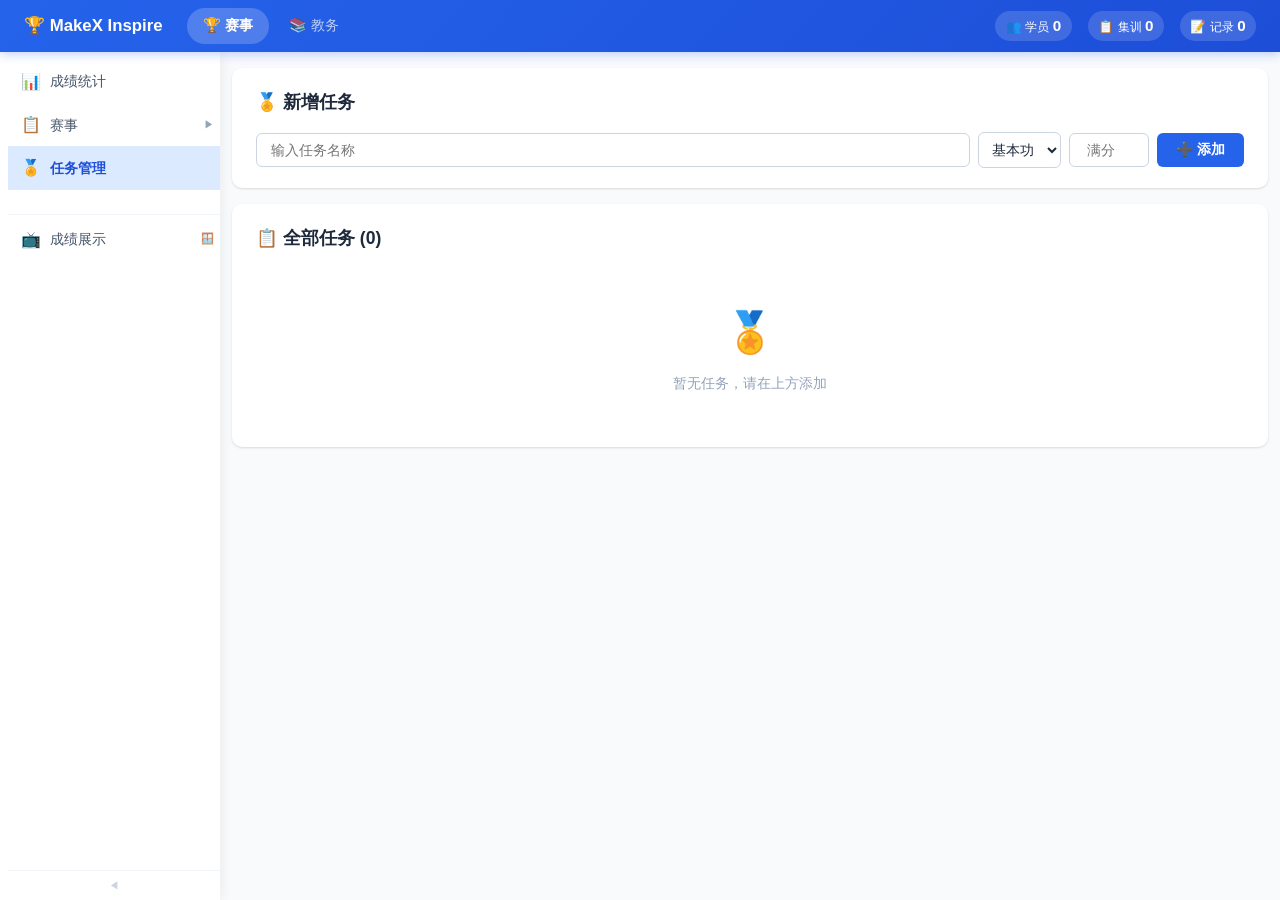
<file: tasks.html>
<!doctype html>
<html lang="zh-CN">
<head>
    <meta charset="UTF-8" />
    <meta name="viewport" content="width=device-width, initial-scale=1.0" />
    <title>任务管理 - MakeX Inspire 成绩统计系统</title>
    <link rel="stylesheet" href="style.css" />
</head>
<body>
    <script src="shared.js"></script>
    <script src="shared_indexdb.js"></script>
    <script src="header.js"></script>

    <div class="container">
        <div class="card">
            <div class="card-header">
                <span class="card-title">🏅 新增任务</span>
            </div>
            <div class="form-row">
                <input type="text" id="taskNameInput" class="input-full" placeholder="输入任务名称" maxlength="20" autocomplete="off" />
                <select id="taskTypeSelect">
                    <option value="basic">基本功</option>
                    <option value="challenge">挑战类</option>
                </select>
                <input type="number" id="taskMaxScoreInput" placeholder="满分" min="0" max="999" step="1"
                    style="width:80px;padding:0.5rem 0.6rem;border:1px solid var(--gray-300);border-radius:var(--radius-sm);font-size:0.9rem;text-align:center;appearance:textfield;-moz-appearance:textfield;" />
                <button class="btn btn-primary" id="addTaskBtn">➕ 添加</button>
            </div>
        </div>
        <div class="card">
            <div class="card-header">
                <span class="card-title">📋 全部任务 (<span id="taskCount">0</span>)</span>
            </div>
            <div id="taskList">
                <!-- Rendered by JS -->
            </div>
        </div>
    </div>

    <!-- ========== Modal: 编辑任务 ========== -->
    <div class="modal-overlay" id="editTaskModal">
        <div class="modal-box">
            <h3>✏️ 编辑任务</h3>
            <div class="form-group">
                <label>任务名称</label>
                <input type="text" id="editTaskNameInput" class="input-full" placeholder="任务名称" maxlength="20" />
            </div>
            <div class="form-group">
                <label>任务类别</label>
                <select id="editTaskTypeSelect" style="width:100%;padding:0.5rem 0.85rem;border:1px solid var(--gray-300);border-radius:var(--radius-sm);font-size:0.9rem;background:#fff;color:var(--gray-800);">
                    <option value="basic">基本功</option>
                    <option value="challenge">挑战类</option>
                </select>
            </div>
            <div class="form-group">
                <label>满分</label>
                <input type="number" id="editTaskMaxScoreInput" placeholder="留空则不限制" min="0" max="999" step="1"
                    style="width:100%;padding:0.5rem 0.85rem;border:1px solid var(--gray-300);border-radius:var(--radius-sm);font-size:0.9rem;appearance:textfield;-moz-appearance:textfield;" />
            </div>
            <div class="modal-actions">
                <button class="btn btn-outline" id="editTaskCancel">取消</button>
                <button class="btn btn-primary" id="editTaskConfirm">确认修改</button>
            </div>
        </div>
    </div>

    <div class="toast-container" id="toastContainer"></div>

    <script>
    // =================================================================
    //  Tasks App — 任务管理
    // =================================================================
    const TasksApp = {
        _editingTaskId: null,

        init() {
            Shared.loadData();
            this.bindEvents();
            this.render();
        },

        generateId() { return Shared.generateId(); },
        toast(msg, type) { Shared.toast(msg, type); },
        escapeHtml(str) { return Shared.escapeHtml(str); },

        addTask(name, type) {
            name = name.trim();
            if (!name) { this.toast('请输入任务名称', 'warning'); return; }
            if (Shared.data.tasks.some((t) => t.name === name)) { this.toast(`任务"${name}"已存在`, 'warning'); return; }
            const maxScoreInput = document.getElementById('taskMaxScoreInput');
            const maxScore = maxScoreInput ? parseInt(maxScoreInput.value) : null;
            Shared.data.tasks.push({
                id: this.generateId(),
                name,
                type: type || 'basic',
                maxScore: (!isNaN(maxScore) && maxScore > 0) ? maxScore : null,
            });
            Shared.saveData();
            this.render();
            const typeLabel = type === 'challenge' ? '挑战类' : '基本功';
            this.toast(`已添加${typeLabel}任务"${name}"`);
        },

        removeTask(id) {
            const task = Shared.data.tasks.find((t) => t.id === id);
            if (!task) return;
            const inUse = Shared.data.trainings.some((tr) =>
                tr.mockCompetitions.some((m) =>
                    (m.tasks || []).some((x) => x.taskId === id) ||
                    (m.taskIds || []).includes(id) || m.taskId === id
                )
            );
            if (inUse) {
                this.toast(`任务"${task.name}"已被模拟赛引用，无法删除`, 'error');
                return;
            }
            if (!confirm(`确定要删除任务"${task.name}"吗？`)) return;
            Shared.data.tasks = Shared.data.tasks.filter((t) => t.id !== id);
            Shared.saveData();
            this.render();
            this.toast(`已删除任务"${task.name}"`);
        },

        openEditModal(id) {
            const task = Shared.data.tasks.find((t) => t.id === id);
            if (!task) return;
            this._editingTaskId = id;
            document.getElementById('editTaskNameInput').value = task.name;
            document.getElementById('editTaskTypeSelect').value = task.type || 'basic';
            const msInput = document.getElementById('editTaskMaxScoreInput');
            if (msInput) msInput.value = task.maxScore || '';
            document.getElementById('editTaskModal').classList.add('open');
            setTimeout(() => document.getElementById('editTaskNameInput').focus(), 100);
        },

        closeEditModal() {
            document.getElementById('editTaskModal').classList.remove('open');
            this._editingTaskId = null;
        },

        confirmEditModal() {
            const id = this._editingTaskId;
            if (!id) return;
            const task = Shared.data.tasks.find((t) => t.id === id);
            if (!task) return;
            const name = document.getElementById('editTaskNameInput').value.trim();
            if (!name) { this.toast('请输入任务名称', 'warning'); return; }
            const type = document.getElementById('editTaskTypeSelect').value;
            if (Shared.data.tasks.some((t) => t.name === name && t.id !== id)) {
                this.toast(`任务"${name}"已存在`, 'warning');
                return;
            }
            task.name = name;
            task.type = type;
            const msInput = document.getElementById('editTaskMaxScoreInput');
            const maxScore = msInput ? parseInt(msInput.value) : null;
            task.maxScore = (!isNaN(maxScore) && maxScore > 0) ? maxScore : null;
            Shared.saveData();
            this.render();
            this.closeEditModal();
            this.toast(`已更新任务"${name}"`);
        },

        bindEvents() {
            document.getElementById('addTaskBtn').addEventListener('click', () => {
                const input = document.getElementById('taskNameInput');
                const typeSelect = document.getElementById('taskTypeSelect');
                this.addTask(input.value, typeSelect.value);
                input.value = '';
                const msInput = document.getElementById('taskMaxScoreInput');
                if (msInput) msInput.value = '';
                input.focus();
            });
            document.getElementById('taskNameInput').addEventListener('keydown', (e) => {
                if (e.key === 'Enter') document.getElementById('addTaskBtn').click();
            });
            document.getElementById('taskMaxScoreInput').addEventListener('keydown', (e) => {
                if (e.key === 'Enter') document.getElementById('addTaskBtn').click();
            });
            document.getElementById('editTaskCancel').addEventListener('click', () => this.closeEditModal());
            document.getElementById('editTaskConfirm').addEventListener('click', () => this.confirmEditModal());
            document.getElementById('editTaskModal').addEventListener('click', (e) => {
                if (e.target === e.currentTarget) this.closeEditModal();
            });
            document.getElementById('editTaskNameInput').addEventListener('keydown', (e) => {
                if (e.key === 'Enter') this.confirmEditModal();
            });
        },

        render() {
            const container = document.getElementById('taskList');
            document.getElementById('taskCount').textContent = Shared.data.tasks.length;

            if (Shared.data.tasks.length === 0) {
                container.innerHTML = '<div class="empty-state"><div class="icon">🏅</div><p>暂无任务，请在上方添加</p></div>';
                return;
            }

            const basic = Shared.data.tasks.filter((t) => (t.type || 'basic') === 'basic');
            const challenge = Shared.data.tasks.filter((t) => t.type === 'challenge');

            let html = '';

            const renderGroup = (tasks, label, icon, typeClass) => {
                if (tasks.length === 0) return '';
                return `<div class="task-group">
                    <div class="task-group-header">
                        ${icon} ${label}
                        <span class="task-group-count">${tasks.length}个</span>
                    </div>
                    ${tasks.map((t) => {
                        const inUse = Shared.data.trainings.some((tr) =>
                            tr.mockCompetitions.some((m) =>
                                (m.tasks || []).some((x) => x.taskId === t.id) ||
                                (m.taskIds || []).includes(t.id) || m.taskId === t.id
                            )
                        );
                        const delBtn = inUse
                            ? '<span class="task-locked">🔒</span>'
                            : `<button class="btn btn-danger btn-xs del-task-btn" data-task-id="${t.id}">✕</button>`;
                        const maxScoreLabel = t.maxScore ? `<span style="font-size:0.7rem;color:var(--gray-400);margin-left:0.3rem;">满分${t.maxScore}</span>` : '';
                        return `<div class="task-item">
                            <div class="task-name">
                                <span class="type-badge ${typeClass}">${label}</span>
                                ${this.escapeHtml(t.name)}${maxScoreLabel}
                            </div>
                            <div style="display:flex;gap:0.3rem;align-items:center;">
                                <button class="btn btn-outline btn-xs edit-task-btn" data-task-id="${t.id}">✏️</button>
                                ${delBtn}
                            </div>
                        </div>`;
                    }).join('')}
                </div>`;
            };

            html += renderGroup(basic, '基本功', '💪', 'type-basic');
            html += renderGroup(challenge, '挑战类', '🔥', 'type-challenge');

            container.innerHTML = html;

            container.querySelectorAll('.del-task-btn').forEach((btn) => {
                btn.addEventListener('click', () => this.removeTask(btn.dataset.taskId));
            });
            container.querySelectorAll('.edit-task-btn').forEach((btn) => {
                btn.addEventListener('click', () => this.openEditModal(btn.dataset.taskId));
            });

            if (window.updateHeaderStats) window.updateHeaderStats();
        },
    };

    document.addEventListener('DOMContentLoaded', () => TasksApp.init());
    </script>
</body>
</html>
</file>
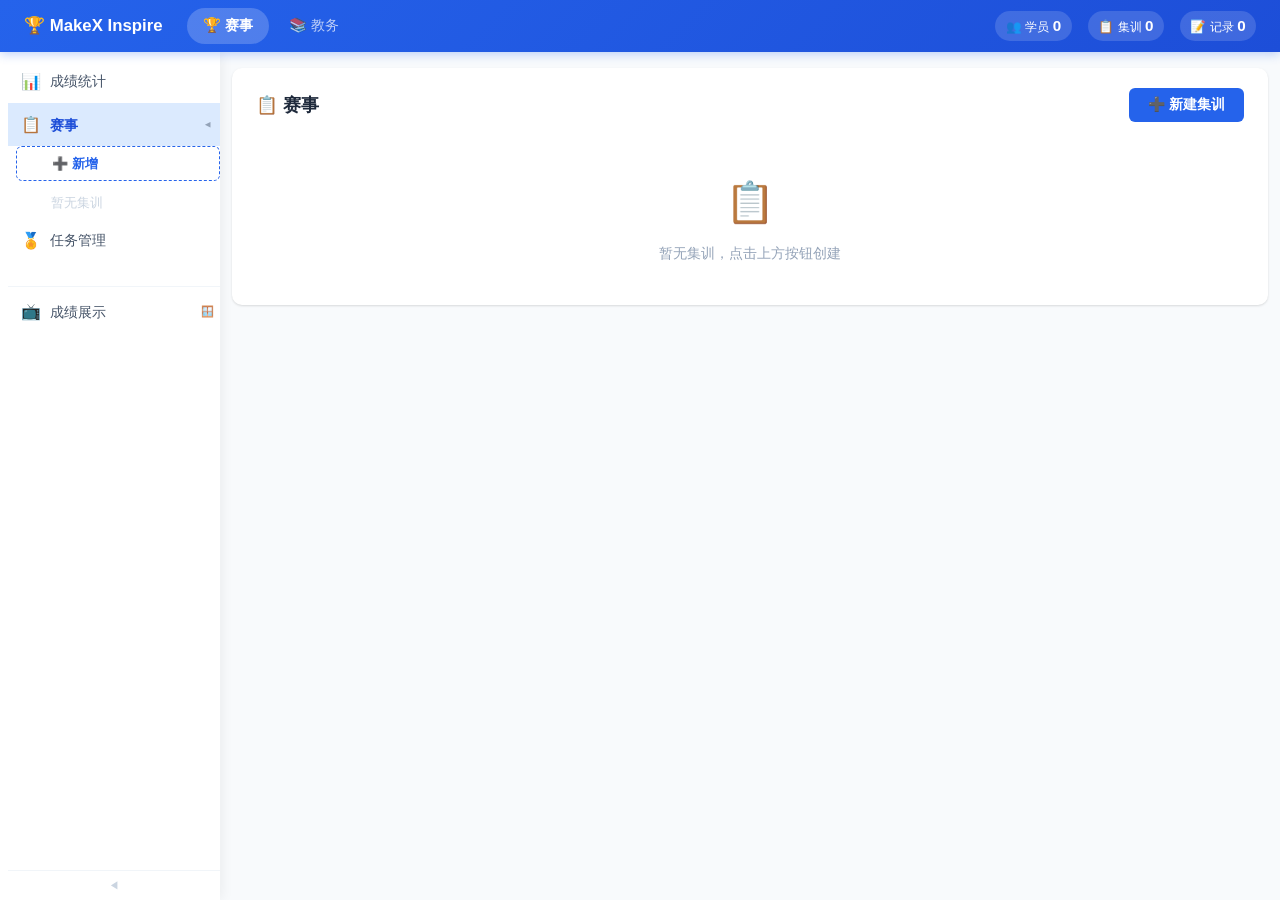
<file: training.html>
<!doctype html>
<html lang="zh-CN">
<head>
    <meta charset="UTF-8" />
    <meta name="viewport" content="width=device-width, initial-scale=1.0" />
    <title>集训管理 - MakeX Inspire 成绩统计系统</title>
    <link rel="stylesheet" href="style.css" />
    <style>
        /* training-specific overrides */
        .score-table > thead { top: -1rem; z-index: 10; }
        .score-table > thead th { background: #f1f5f9; }
        /* 赛程面板 */
        .sch-item {
            display: flex; align-items: center; gap: 0.3rem;
            padding: 0.2rem 0.25rem; border-radius: 4px;
            font-size: 0.8rem; cursor: default;
        }
        .sch-item.sch-done {
            opacity: 0.55;
        }
        .sch-item .sch-num {
            display: inline-flex; align-items: center; justify-content: center;
            width: 16px; height: 16px; border-radius: 50%;
            background: #dbeafe; color: #2563eb; font-size: 0.6rem; font-weight: 700;
            flex-shrink: 0;
        }
    </style>
</head>
<body>
    <script src="shared.js"></script>
    <script src="shared_indexdb.js"></script>
    <script src="analysis.js"></script>
    <script src="schedule.js"></script>
    <script src="header.js"></script>

    <div class="container">
        <div class="card" style="padding-bottom:0.5rem;">
            <div id="trainingList">
                <!-- Rendered by JS -->
            </div>
        </div>
    </div>

    <!-- ========== Modal: 新建集训 ========== -->
    <div class="modal-overlay" id="trainingModal">
        <div class="modal-box" style="max-width:640px;">
            <h3 id="trainingModalTitle">📋 新建集训</h3>
            <div class="form-group">
                <label>集训名称</label>
                <input type="text" id="trainingNameInput" class="input-full" placeholder="例如：第一期集训" maxlength="30" />
            </div>
            <div class="form-group">
                <label>日期</label>
                <input type="date" id="trainingDateInput" />
            </div>
            <div class="form-group">
                <label>选择任务并指定轮次</label>
                <div style="font-size:0.8rem;color:var(--gray-500);margin-bottom:0.4rem;">
                    在 <a href="tasks.html" style="color:var(--primary);">任务管理</a> 中新增/删除任务
                </div>
                <div id="trainingTaskRounds">
                    <!-- Rendered by JS -->
                </div>
            </div>
            <div class="form-group">
                <label>选择参与学员</label>
                <div class="student-picker">
                    <div class="student-picker-col">
                        <div class="student-picker-header">
                            <span>✅ 参赛学员</span>
                            <span class="student-picker-count" id="selectedCount">0 人</span>
                        </div>
                        <div class="student-picker-list" id="selectedStudentList">
                            <!-- Rendered by JS -->
                        </div>
                    </div>
                    <div class="student-picker-divider"></div>
                    <div class="student-picker-col">
                        <div class="student-picker-header">
                            <span>📋 全部学员</span>
                            <select id="trainingStudentGroupFilter" class="student-picker-filter">
                                <option value="">🏫 全部班级</option>
                            </select>
                        </div>
                        <div class="student-picker-list" id="allStudentList">
                            <!-- Rendered by JS -->
                        </div>
                    </div>
                </div>
            </div>
            <div class="modal-actions">
                <button class="btn btn-outline" id="trainingModalCancel">取消</button>
                <button class="btn btn-primary" id="trainingModalConfirm">确认创建</button>
            </div>
        </div>
    </div>

    <!-- ========== Modal: 新增记录 ========== -->
    <div class="modal-overlay" id="mockModal">
        <div class="modal-box">
            <h3>📝 新增记录</h3>
            <div class="form-group">
                <label>记录类型</label>
                <select id="competitionTypeSelect" style="width:100%;padding:0.5rem 0.85rem;border:1px solid var(--gray-300);border-radius:var(--radius-sm);font-size:0.9rem;background:#fff;color:var(--gray-800);">
                    <option value="mock">🏅 模拟赛</option>
                    <option value="official">🏆 正赛</option>
                </select>
            </div>
            <div class="form-group">
                <label>选择任务并指定轮次</label>
                <div style="font-size:0.8rem;color:var(--gray-500);margin-bottom:0.4rem;">
                    在 <a href="tasks.html" style="color:var(--primary);">任务管理</a> 中新增/删除任务
                </div>
                <div id="mockTaskRounds">
                    <!-- Rendered by JS -->
                </div>
            </div>
            <div class="form-group">
                <label>记录名称</label>
                <input type="text" id="mockNameInput" class="input-full" placeholder="例如：第1轮" maxlength="30" />
            </div>
            <div class="form-group">
                <label>日期</label>
                <input type="date" id="mockDateInput" />
            </div>
            <div class="form-row" style="display:flex;gap:1rem;">
                <div class="form-group" style="flex:1;">
                    <label>组别</label>
                    <select id="mockGroupSelect" style="width:100%;padding:0.5rem 0.85rem;border:1px solid var(--gray-300);border-radius:var(--radius-sm);font-size:0.9rem;background:#fff;color:var(--gray-800);">
                        <option value="senior">🏆 小高组</option>
                        <option value="junior">🥉 小低组</option>
                    </select>
                </div>
                <div class="form-group" style="flex:1;">
                    <label>最终参赛人数</label>
                    <input type="number" id="mockParticipantCount" min="1" max="999" style="width:100%;padding:0.5rem 0.85rem;border:1px solid var(--gray-300);border-radius:var(--radius-sm);font-size:0.9rem;box-sizing:border-box;" placeholder="可选" />
                </div>
            </div>
            <div class="modal-actions">
                <button class="btn btn-outline" id="mockModalCancel">取消</button>
                <button class="btn btn-primary" id="mockModalConfirm">确认添加</button>
            </div>
        </div>
    </div>

    <!-- ========== Modal: 成绩录入 ========== -->
    <div class="modal-overlay" id="scoreEntryModal">
        <div class="modal-box" style="max-width:1150px;max-height:88vh;">
            <div id="scoreEntryContent">
                <!-- Rendered by JS -->
            </div>
        </div>
    </div>

    <!-- ========== Modal: 导入练习成绩 ========== -->
    <div class="modal-overlay" id="importPracticeModal">
        <div class="modal-box" style="max-width:600px;">
            <h3>📥 导入练习成绩</h3>
            <div style="font-size:0.85rem;color:var(--gray-500);margin-bottom:0.75rem;line-height:1.7;">
                从 Excel 复制数据粘贴到下方文本框，每行一条记录。<br>
                格式：<code>学员姓名, 任务名称, 得分, 用时(秒), 日期</code><br>
                用时和日期可选，日期默认今天。
            </div>
            <div style="font-size:0.8rem;color:var(--gray-400);margin-bottom:0.5rem;">示例：</div>
            <pre style="font-size:0.78rem;color:var(--gray-500);background:var(--gray-50);padding:0.5rem;border-radius:4px;margin-bottom:0.75rem;white-space:pre-wrap;">张三, 基础任务, 85, 12.3, 2026-07-09
李四, 基础任务, 90, 11.5
王五, 挑战任务A, 72, 15.8, 2026-07-08</pre>
            <textarea id="importPracticeCsv" style="width:100%;height:180px;padding:0.6rem;border:1px solid var(--gray-300);border-radius:var(--radius-sm);font-size:0.85rem;font-family:inherit;resize:vertical;" placeholder="在此粘贴数据..."></textarea>
            <div id="importPracticeResult" style="font-size:0.85rem;margin-top:0.5rem;min-height:1.2rem;"></div>
            <div class="modal-actions">
                <button class="btn btn-outline" id="importPracticeCancel">取消</button>
                <button class="btn btn-primary" id="importPracticeConfirm">📥 导入</button>
            </div>
        </div>
    </div>

    <!-- ========== Modal: 学员详情 ========== -->
    <div class="modal-overlay" id="studentDetailModal">
        <div class="modal-box" style="max-width:900px;max-height:85vh;">
            <div id="studentDetailContent">
                <!-- Rendered by JS -->
            </div>
        </div>
    </div>

    <!-- ========== Modal: 编辑练习记录 ========== -->
    <div class="modal-overlay" id="editPracticeModal">
        <div class="modal-box" style="max-width:420px;">
            <h3>✏️ 编辑练习记录</h3>
            <input type="hidden" id="editPracticeRecordId" />
            <div class="form-group">
                <label>日期</label>
                <input type="date" id="editPracticeDate" style="width:100%;padding:0.5rem 0.85rem;border:1px solid var(--gray-300);border-radius:var(--radius-sm);font-size:0.9rem;" />
            </div>
            <div class="form-group">
                <label>任务</label>
                <select id="editPracticeTask" style="width:100%;padding:0.5rem 0.85rem;border:1px solid var(--gray-300);border-radius:var(--radius-sm);font-size:0.9rem;"></select>
            </div>
            <div class="form-group">
                <label>轮次 #</label>
                <input type="number" id="editPracticeRound" min="1" max="99" style="width:80px;padding:0.5rem 0.85rem;border:1px solid var(--gray-300);border-radius:var(--radius-sm);font-size:0.9rem;" />
            </div>
            <div class="form-row">
                <div class="form-group">
                    <label>得分</label>
                    <input type="number" id="editPracticeScore" min="0" max="999" step="1" style="width:100px;padding:0.5rem 0.85rem;border:1px solid var(--gray-300);border-radius:var(--radius-sm);font-size:0.9rem;" />
                </div>
                <div class="form-group">
                    <label>用时(秒)</label>
                    <input type="number" id="editPracticeTime" min="0" step="0.001" style="width:110px;padding:0.5rem 0.85rem;border:1px solid var(--gray-300);border-radius:var(--radius-sm);font-size:0.9rem;" placeholder="可选" />
                </div>
            </div>
            <div class="modal-actions">
                <button class="btn btn-outline" id="editPracticeCancel">取消</button>
                <button class="btn btn-danger btn-sm" id="editPracticeDelete" style="margin-right:auto;">🗑️ 删除</button>
                <button class="btn btn-primary" id="editPracticeConfirm">💾 保存</button>
            </div>
        </div>
    </div>

    <!-- ========== Toast Container ========== -->
    <div class="toast-container" id="toastContainer"></div>

    <script>
    // =================================================================
    //  Training App — 集训管理
    // =================================================================
    const TrainingApp = {
        data: null,
        selectedTrainingId: null,
        _editingTrainingId: null,
        _mockTrainingId: null,
        _editingMockId: null,
        _scoreEntryTrainingId: null,
        _scoreEntryMockId: null,
        _detailStudentId: null,
        _scheduleRoundId: null,

        init() {
            Shared.loadData();
            this.data = Shared.data;
            // Migrate legacy practice records: fill missing round numbers
            let changed = false;
            this.data.trainings.forEach(t => {
                if (!t.practiceRecords) return;
                // Group by (date + studentId + taskId), assign round by array order
                const groups = {};
                t.practiceRecords.forEach(r => {
                    if (r.round) return; // already has round
                    const key = r.date + '|' + r.studentId + '|' + r.taskId;
                    if (!groups[key]) groups[key] = [];
                    groups[key].push(r);
                });
                Object.values(groups).forEach(group => {
                    group.forEach((r, i) => { r.round = i + 1; changed = true; });
                });
            });
            if (changed) Shared.saveData();

            // Sync selectedTrainingId with currentTrainingId
            this.selectedTrainingId = this.data.currentTrainingId || null;
            // Check URL param ?id= for sidebar sub-menu navigation
            const params = new URLSearchParams(window.location.search);
            const idParam = params.get('id');
            if (idParam && this.data.trainings.some(t => t.id === idParam)) {
                this.selectedTrainingId = idParam;
            }
            this.bindEvents();
            this.render();
            // Auto-open training modal if ?action=new
            if (params.get('action') === 'new') {
                setTimeout(() => this.openTrainingModal(), 400);
            }
        },

        generateId() { return Shared.generateId(); },
        toast(msg, type) { Shared.toast(msg, type); },
        escapeHtml(str) { return Shared.escapeHtml(str); },
        getRounds(entry) { return Shared.getRounds(entry); },
        getBestScore(entry) { return Shared.getBestScore(entry); },
        getBestScoreTime(entry) { return Shared.getBestScoreTime(entry); },
        getDisplayScore(entry) { return Shared.getDisplayScore(entry); },

        saveData() { Shared.saveData(); },

        // ============ Training Operations ============
        createTraining(name, date, studentIds, tasks) {
            const training = {
                id: this.generateId(),
                name: name.trim() || `集训 ${this.data.trainings.length + 1}`,
                date: date || new Date().toISOString().slice(0, 10),
                studentIds: [...studentIds],
                tasks: tasks || [],
                mockCompetitions: [],
            };
            this.data.trainings.push(training);
            this.saveData();
            this.render();
            this.toast(`已创建集训"${training.name}"`);
            return training;
        },

        removeTraining(id) {
            const t = this.data.trainings.find((t) => t.id === id);
            if (!t) return;
            if (!confirm(`确定要删除集训"${t.name}"吗？\n（其中的所有模拟赛数据将被删除）`)) return;
            this.data.trainings = this.data.trainings.filter((t) => t.id !== id);
            if (this.selectedTrainingId === id) {
                this.selectedTrainingId = null;
                this.data.currentTrainingId = null;
            }
            this.saveData();
            this.render();
            this.toast(`已删除集训"${t.name}"`);
        },

        setCurrentTraining(id) {
            this.data.currentTrainingId = id;
            this.selectedTrainingId = id;
            this.saveData();
            this.render();
            const t = this.data.trainings.find((tr) => tr.id === id);
            if (t) this.toast(`已将"${t.name}"设为当前集训`);
        },

        toggleTraining(id) {
            this.selectedTrainingId = this.selectedTrainingId === id ? null : id;
            this.render();
        },

        // ============ Mock Competition Operations ============
        addMockCompetition(trainingId, name, date, competitionType, roundType, scores, tasks, group, participantCount) {
            const training = this.data.trainings.find((t) => t.id === trainingId);
            if (!training) return null;
            const typeLabel = competitionType === 'official' ? '正赛' : '模拟赛';
            const mock = {
                id: this.generateId(),
                name: name.trim() || `${typeLabel} ${training.mockCompetitions.length + 1}`,
                date: date || new Date().toISOString().slice(0, 10),
                competitionType: competitionType || 'mock',
                type: roundType || 'single',
                tasks: tasks || [],
                scores: { ...scores },
                rankings: {},
                comments: {},
                group: group || 'senior',
                participantCount: participantCount || null,
            };
            training.mockCompetitions.push(mock);
            this.saveData();
            this.render();
            this.toast(`已添加${typeLabel}"${mock.name}"`);
            return mock;
        },

        updateScoreField(trainingId, mockId, studentId, taskId, field, value, round) {
            const training = this.data.trainings.find((t) => t.id === trainingId);
            if (!training) return;
            const mock = training.mockCompetitions.find((m) => m.id === mockId);
            if (!mock) return;
            if (!mock.scores[studentId]) mock.scores[studentId] = {};
            if (!mock.scores[studentId][taskId]) mock.scores[studentId][taskId] = {};
            const rKey = 'round' + round;
            if (!mock.scores[studentId][taskId][rKey]) mock.scores[studentId][taskId][rKey] = {};
            const target = mock.scores[studentId][taskId][rKey];
            const raw = parseFloat(value);
            const val = field === 'score' ? Math.round(raw) : Math.round(raw * 1000) / 1000;
            if (isNaN(val) || val < 0) {
                delete target[field];
                if (target.score === undefined && target.time === undefined) {
                    delete mock.scores[studentId][taskId][rKey];
                }
                if (Object.keys(mock.scores[studentId][taskId]).length === 0) {
                    delete mock.scores[studentId][taskId];
                }
            } else {
                target[field] = val;
            }
            // Auto-calculate rankings after score change
            this._autoCalcRankings(mock, training);
            this.saveData();
            this.renderStats();
            this._refreshSchedule();
        },

        _refreshSchedule() {
            const el = document.getElementById('scoreEntrySchedule');
            if (!el) return;
            const trainingId = this._scoreEntryTrainingId;
            const mockId = this._scoreEntryMockId;
            if (!trainingId || !mockId) return;
            // Force re-read from data to ensure fresh reference
            const training = this.data.trainings.find(t => t.id === trainingId);
            if (!training) return;
            const mock = training.mockCompetitions.find(m => m.id === mockId);
            if (!mock) return;
            // Build schedule HTML directly using training page's own getRounds
            const studentIds = training.studentIds || [];
            if (studentIds.length === 0) { el.innerHTML = ''; return; }
            const orderList = Schedule.loadOrder(training.id, studentIds);
            if (!this._scheduleRoundId) {
                const saved = Schedule.loadRoundId(training.id);
                this._scheduleRoundId = saved || (mock.tasks && mock.tasks.length > 0 ? mock.tasks[0].taskId + '_R1' : null);
            }
            el.innerHTML = '<div style="width:175px;flex-shrink:0;background:#f8fafc;border-radius:8px;border:1px solid var(--gray-200);padding:0.65rem;font-size:0.82rem;max-height:calc(88vh - 120px);overflow-y:auto;">' +
                Schedule.renderTrainingPanel(mock, training, orderList, this._scheduleRoundId,
                    () => { this._scheduleShuffle(); },
                    () => { this._scheduleReset(); },
                    (e) => { this._scheduleRoundId = e.target.value || null; Schedule.saveOrder(this._scoreEntryTrainingId, null, this._scheduleRoundId); this._refreshSchedule(); },
                    (s) => this.escapeHtml(s)) + '</div>';
            this._bindScheduleEvents(training);
        },

        // ============ Auto Ranking Calculation ============
        // 规则：
        //   每条记录中，每个任务取最佳成绩（得分最高，得分相同时用时最短）
        //   所有任务最佳成绩之和为最终成绩
        //   按最终得分降序、最终用时升序排名
        _autoCalcRankings(mock, training) {
            const students = this.data.students.filter(s => training.studentIds.includes(s.id));
            const taskItems = (mock.tasks && mock.tasks.length > 0) ? mock.tasks : [{ taskId: null, rounds: 1 }];
            const rankings = Analysis.calcRankings(mock.scores, taskItems, students, this.getRounds.bind(this));
            mock.rankings = rankings;
        },

        updateRanking(trainingId, mockId, studentId, value) {
            const training = this.data.trainings.find((t) => t.id === trainingId);
            if (!training) return;
            const mock = training.mockCompetitions.find((m) => m.id === mockId);
            if (!mock) return;
            if (!mock.rankings) mock.rankings = {};
            const raw = parseInt(value);
            if (isNaN(raw) || raw < 1) {
                delete mock.rankings[studentId];
            } else {
                mock.rankings[studentId] = raw;
            }
            this.saveData();
            this.renderStats();
        },

        saveComment(trainingId, mockId, studentId, text) {
            const training = this.data.trainings.find((t) => t.id === trainingId);
            if (!training) return;
            const mock = training.mockCompetitions.find((m) => m.id === mockId);
            if (!mock) return;
            if (!mock.comments) mock.comments = {};
            const trimmed = text.trim();
            if (trimmed) {
                mock.comments[studentId] = trimmed;
            } else {
                delete mock.comments[studentId];
            }
            this.saveData();
            this.toast('评语已保存');
        },

        removeMockCompetition(trainingId, mockId) {
            const training = this.data.trainings.find((t) => t.id === trainingId);
            if (!training) return;
            const mock = training.mockCompetitions.find((m) => m.id === mockId);
            if (!mock) return;
            if (!confirm(`确定要删除模拟赛"${mock.name}"吗？`)) return;
            training.mockCompetitions = training.mockCompetitions.filter((m) => m.id !== mockId);
            this.saveData();
            this.render();
            this.toast(`已删除模拟赛"${mock.name}"`);
        },

        // ============ CSV Export ============
        exportCSV(trainingId) {
            const training = this.data.trainings.find((t) => t.id === trainingId);
            if (!training) return;
            const students = this.data.students.filter((s) => training.studentIds.includes(s.id));
            if (students.length === 0) { this.toast('该集训暂无学员', 'warning'); return; }
            if (training.mockCompetitions.length === 0) { this.toast('该集训暂无记录', 'warning'); return; }

            const BOM = '\uFEFF';
            const escape = (v) => {
                const s = String(v ?? '');
                return /[,"\n]/.test(s) ? '"' + s.replace(/"/g, '""') + '"' : s;
            };
            const taskIds = new Set();
            training.mockCompetitions.forEach((mock) => {
                (mock.tasks || []).forEach((t) => { if (t.taskId) taskIds.add(t.taskId); });
            });
            if (taskIds.size === 0) taskIds.add('__default__');

            const taskNames = {};
            taskIds.forEach((tid) => {
                const td = this.data.tasks.find((d) => d.id === tid);
                taskNames[tid] = td ? td.name : (tid === '__default__' ? '默认任务' : tid);
            });

            const rows = [];
            const header = ['学员', '记录', '日期', '类型', '任务', '轮次', '用时(秒)', '得分', '排名'];
            rows.push(header.map(escape).join(','));

            training.mockCompetitions.forEach((mock) => {
                const typeLabel = (mock.competitionType || 'mock') === 'official' ? '正赛' : '模拟赛';
                students.forEach((s) => {
                    const rank = mock.rankings && mock.rankings[s.id] ? mock.rankings[s.id] : '';
                    taskIds.forEach((tid) => {
                        const entry = mock.scores[s.id] && mock.scores[s.id][tid] ? mock.scores[s.id][tid] : null;
                        const rounds = this.getRounds(entry);
                        if (rounds.length === 0) {
                            const row = [s.name, mock.name, mock.date, typeLabel, taskNames[tid], '单轮', '', '', rank];
                            rows.push(row.map(escape).join(','));
                        } else {
                            rounds.forEach((r, ri) => {
                                const roundLabel = rounds.length > 1 ? `第${ri + 1}轮` : '单轮';
                                const sc = r.score !== undefined && r.score !== null ? r.score : '';
                                const tm = r.time !== undefined && r.time !== null ? r.time.toFixed(3) : '';
                                const row = [s.name, mock.name, mock.date, typeLabel, taskNames[tid], roundLabel, tm, sc, rank];
                                rows.push(row.map(escape).join(','));
                            });
                        }
                    });
                });
            });

            const csv = BOM + rows.join('\n');
            const blob = new Blob([csv], { type: 'text/csv;charset=utf-8;' });
            const url = URL.createObjectURL(blob);
            const a = document.createElement('a');
            a.href = url;
            a.download = `成绩导出_${training.name}_${training.date}.csv`;
            document.body.appendChild(a);
            a.click();
            document.body.removeChild(a);
            URL.revokeObjectURL(url);
            this.toast(`已导出"${training.name}"成绩数据`);
        },

        // ============ Backup ============
        exportBackup() {
            const json = JSON.stringify(Shared.data, null, 2);
            const blob = new Blob([json], { type: 'application/json;charset=utf-8;' });
            const url = URL.createObjectURL(blob);
            const a = document.createElement('a');
            a.href = url;
            const date = new Date().toISOString().slice(0, 10);
            a.download = `makex_backup_${date}.json`;
            document.body.appendChild(a);
            a.click();
            document.body.removeChild(a);
            URL.revokeObjectURL(url);
            this.toast('✅ 全部数据已备份');
        },

        importBackup() {
            const input = document.createElement('input');
            input.type = 'file';
            input.accept = '.json';
            input.onchange = (e) => {
                const file = e.target.files[0];
                if (!file) return;
                const reader = new FileReader();
                reader.onload = (ev) => {
                    try {
                        const data = JSON.parse(ev.target.result);
                        if (!data.students || !data.tasks || !data.trainings) {
                            this.toast('❌ 无效的备份文件', 'error');
                            return;
                        }
                        if (!confirm(`确定要恢复备份吗？当前数据将被覆盖。\n备份文件包含：${data.students.length} 名学员、${data.trainings.length} 个赛事`)) return;
                        Shared.data = data;
                        Shared.saveData();
                        this.data = Shared.data;
                        this.render();
                        this.toast('✅ 数据已恢复');
                    } catch (err) {
                        this.toast('❌ 文件解析失败', 'error');
                    }
                };
                reader.readAsText(file);
            };
            input.click();
        },

        getTaskLabels(mock) {
            let items = [];
            if (mock.tasks && Array.isArray(mock.tasks)) items = mock.tasks;
            else if (Array.isArray(mock)) items = mock.map((id) => ({ taskId: id, rounds: 1 }));
            else if (mock.taskIds && Array.isArray(mock.taskIds)) items = mock.taskIds.map((id) => ({ taskId: id, rounds: 1 }));
            else if (mock.taskId) items = [{ taskId: mock.taskId, rounds: 1 }];
            if (items.length === 0) return '';
            return items.map((item) => {
                const t = this.data.tasks.find((t) => t.id === item.taskId);
                if (!t) return null;
                const r = typeof item.rounds === 'number' ? item.rounds : Array.isArray(item.rounds) ? item.rounds.length : 1;
                const rs = r > 1 ? `x${r}` : '';
                return `<span style="font-size:0.75rem;background:var(--gray-100);color:var(--gray-600);padding:0.1rem 0.5rem;border-radius:10px;margin-left:0.3rem;">${this.escapeHtml(t.name)}${rs}</span>`;
            }).filter(Boolean).join('');
        },

        // ============ Events Binding ============
        bindEvents() {
            document.getElementById('trainingModalCancel').addEventListener('click', () => this.closeTrainingModal());
            document.getElementById('trainingModalConfirm').addEventListener('click', () => this.confirmTrainingModal());
            document.getElementById('mockModalCancel').addEventListener('click', () => this.closeMockModal());
            document.getElementById('mockModalConfirm').addEventListener('click', () => this.confirmMockModal());
            document.getElementById('importPracticeCancel').addEventListener('click', () => this.closeImportPractice());
            document.getElementById('importPracticeConfirm').addEventListener('click', () => this.confirmImportPractice());
            document.getElementById('trainingModal').addEventListener('click', (e) => { if (e.target === e.currentTarget) e.stopPropagation(); });
            document.getElementById('mockModal').addEventListener('click', (e) => { if (e.target === e.currentTarget) e.stopPropagation(); });
            document.getElementById('scoreEntryModal').addEventListener('click', (e) => { if (e.target === e.currentTarget) e.stopPropagation(); });
            document.getElementById('importPracticeModal').addEventListener('click', (e) => { if (e.target === e.currentTarget) e.stopPropagation(); });
            document.getElementById('editPracticeCancel').addEventListener('click', () => this.closeEditPractice());
            document.getElementById('editPracticeConfirm').addEventListener('click', () => this.confirmEditPractice());
            document.getElementById('editPracticeDelete').addEventListener('click', () => this.deleteEditPractice());
            document.getElementById('editPracticeModal').addEventListener('click', (e) => { if (e.target === e.currentTarget) e.stopPropagation(); });
        },

        // ============ Import Practice ============
        openImportPractice() {
            if (!this.selectedTrainingId) { this.toast('请先选择一个集训', 'warning'); return; }
            document.getElementById('importPracticeCsv').value = '';
            document.getElementById('importPracticeResult').textContent = '';
            document.getElementById('importPracticeModal').classList.add('open');
        },

        closeImportPractice() {
            document.getElementById('importPracticeModal').classList.remove('open');
        },

        confirmImportPractice() {
            const text = document.getElementById('importPracticeCsv').value.trim();
            if (!text) { this.toast('请粘贴数据', 'warning'); return; }
            const lines = text.split('\n').filter(l => l.trim());
            const training = this.data.trainings.find(t => t.id === this.selectedTrainingId);
            if (!training) return;
            if (!training.practiceRecords) training.practiceRecords = [];

            let success = 0, errors = [];
            // Track round numbers per (date + student + task)
            const roundCounts = {};
            lines.forEach((line, i) => {
                const parts = line.split(',').map(s => s.trim());
                if (parts.length < 3) { errors.push(`第${i+1}行: 字段不足`); return; }
                const [studentName, taskName, scoreStr, timeStr, dateStr] = parts;
                const student = this.data.students.find(s => s.name === studentName);
                if (!student) { errors.push(`第${i+1}行: 找不到学员"${studentName}"`); return; }
                const task = this.data.tasks.find(t => t.name === taskName);
                if (!task) { errors.push(`第${i+1}行: 找不到任务"${taskName}"`); return; }
                const score = parseFloat(scoreStr);
                if (isNaN(score)) { errors.push(`第${i+1}行: 无效得分"${scoreStr}"`); return; }
                const time = timeStr ? parseFloat(timeStr) : null;
                if (timeStr && isNaN(time)) { errors.push(`第${i+1}行: 无效用时"${timeStr}"`); return; }
                const date = dateStr || new Date().toISOString().slice(0, 10);
                // Auto-assign round number within same (date, student, task)
                const key = date + '|' + student.id + '|' + task.id;
                if (!roundCounts[key]) roundCounts[key] = 0;
                roundCounts[key]++;
                // Also check existing records for this key to continue numbering
                const existingMax = Math.max(0, ...training.practiceRecords.filter(r => r.date === date && r.studentId === student.id && r.taskId === task.id).map(r => r.round || 0));
                const round = Math.max(roundCounts[key], existingMax + 1);
                training.practiceRecords.push({
                    id: this.generateId(),
                    studentId: student.id,
                    taskId: task.id,
                    date,
                    round,
                    score: Math.round(score),
                    time: time !== null ? Math.round(time * 1000) / 1000 : null,
                });
                success++;
            });
            this.saveData();
            this.render();
            const resultEl = document.getElementById('importPracticeResult');
            if (errors.length > 0) {
                resultEl.innerHTML = `<span style="color:var(--success);">✅ 成功导入 ${success} 条</span><br><span style="color:var(--danger);">⚠️ ${errors.length} 条错误：</span><br><span style="font-size:0.78rem;color:var(--gray-500);">${errors.join('<br>')}</span>`;
                this.toast(`导入完成：${success} 成功，${errors.length} 失败`, errors.length > 0 ? 'warning' : 'success');
            } else {
                resultEl.innerHTML = `<span style="color:var(--success);">✅ 成功导入 ${success} 条</span>`;
                this.toast(`成功导入 ${success} 条练习记录`);
                setTimeout(() => this.closeImportPractice(), 1200);
            }
        },

        // ============ Practice Stats Helpers ============
        _linearRegression(data) {
            return Analysis.linearRegression(data);
        },

        _detectOutliers(scores) {
            return Analysis.detectOutliers(scores);
        },

        _sCurveStage(scores) {
            return Analysis.sCurveStage(scores);
        },

        _stabilityRating(variance, avg) {
            return Analysis.stabilityRating(variance, avg);
        },

        _calcPracticeStats(studentId, training, taskId) {
            let records = training.practiceRecords.filter(r => !studentId || r.studentId === studentId);
            if (taskId) records = records.filter(r => r.taskId === taskId);
            if (records.length === 0) return null;
            return Analysis.calcPracticeStats(records, this.data.tasks);
        },

        _renderPracticeStats(studentId) {
            const area = document.getElementById('practiceStatsArea');
            if (!area) return;
            const training = this.data.trainings.find(t => t.id === this.selectedTrainingId);
            if (!training || !training.practiceRecords) { area.innerHTML = ''; return; }

            const stats = this._calcPracticeStats(studentId, training);
            const global = this._calcPracticeStats(null, training);
            if (!stats) { area.innerHTML = ''; return; }

            const s = studentId ? this.data.students.find(st => st.id === studentId) : null;
            let html = '';

            // Stage banner
            const bgColor = (stats.stage.stage || '').includes('快速') || (stats.stage.stage || '').includes('稳步') ? '#f0fdf4' : (stats.stage.stage || '').includes('减速') ? '#fefce8' : '#f1f5f9';
            html += `<div style="display:flex;align-items:center;gap:0.5rem;padding:0.45rem 0.75rem;margin-bottom:0.5rem;background:${bgColor};border-radius:var(--radius-sm);font-size:0.85rem;">`;
            html += `<span style="font-weight:700;">${stats.stage.stage}</span>`;
            html += `<span style="color:var(--gray-500);">${stats.stage.desc}</span>`;
            if (stats.outlierCount > 0) html += `<span style="margin-left:auto;color:var(--danger);font-size:0.8rem;">⚠️ 含 ${stats.outlierCount} 次失误 (${stats.outlierRate.toFixed(1)}%)</span>`;
            html += '</div>';

            // Stats grid
            html += '<div style="display:flex;flex-wrap:wrap;gap:0.4rem;margin-bottom:0.6rem;font-size:0.8rem;">';

            const tag = (label, value, color) =>
                `<span style="display:inline-flex;align-items:center;gap:0.25rem;padding:0.2rem 0.55rem;background:#fff;border-radius:6px;border:1px solid var(--gray-200);">
                    <span style="color:var(--gray-400);font-size:0.75rem;">${label}</span>
                    <strong style="color:${color || 'var(--gray-800)'};">${value}</strong>
                </span>`;

            if (s) html += tag('学员', this.escapeHtml(s.name), 'var(--primary)');
            html += tag('最新10次平均', stats.avgScore.toFixed(1), 'var(--primary)');
            if (stats.avgTime !== null) html += tag('平均用时', stats.avgTime.toFixed(2) + 's', 'var(--accent)');
            html += tag('稳定性', stats.stabilityLabel, stats.stabilityColor);
            html += tag('最高', stats.maxScore, '#10b981');
            html += tag('最低', stats.minScore, '#ef4444');
            html += tag('最佳连续', stats.bestStreak + '次', 'var(--primary)');
            if (stats.fullRate !== null) html += tag('满分率', stats.fullRate.toFixed(1) + '%', stats.fullRate >= 80 ? '#10b981' : '#f59e0b');
            html += tag('预期区间', `${stats.expectedLow.toFixed(0)}-${stats.expectedHigh.toFixed(0)}`, 'var(--primary)');
            html += tag('标准差', `σ=${stats.overallStd.toFixed(1)}`, 'var(--gray-600)');
            html += tag('记录', stats.total + '条');

            // Global comparison
            if (global && global.total > 0 && (!studentId || global.total !== stats.total)) {
                html += '<span style="color:var(--gray-200);padding:0 0.1rem;">|</span>';
                html += tag('🌐全体平均', global.avgScore.toFixed(1), 'var(--primary)');
                html += tag('全体区间', `${global.expectedLow.toFixed(0)}-${global.expectedHigh.toFixed(0)}`, 'var(--gray-600)');
            }

            html += '</div>';
            area.innerHTML = html;

            // Filter table rows
            document.querySelectorAll('.pr-row').forEach(row => {
                row.style.display = (!studentId || row.dataset.student === studentId) ? '' : 'none';
            });
        },

        // ============ Edit Practice Record ============
        openEditPractice(prId) {
            const training = this.data.trainings.find(t => t.id === this.selectedTrainingId);
            if (!training || !training.practiceRecords) return;
            const record = training.practiceRecords.find(r => r.id === prId);
            if (!record) return;
            this._editingPracticeId = prId;
            document.getElementById('editPracticeRecordId').value = prId;
            document.getElementById('editPracticeDate').value = record.date;
            const taskSelect = document.getElementById('editPracticeTask');
            taskSelect.innerHTML = this.data.tasks.map(t =>
                `<option value="${t.id}" ${t.id === record.taskId ? 'selected' : ''}>${this.escapeHtml(t.name)}</option>`
            ).join('');
            document.getElementById('editPracticeRound').value = record.round || 1;
            document.getElementById('editPracticeScore').value = record.score;
            document.getElementById('editPracticeTime').value = record.time != null ? record.time : '';
            document.getElementById('editPracticeModal').classList.add('open');
        },

        closeEditPractice() {
            document.getElementById('editPracticeModal').classList.remove('open');
            this._editingPracticeId = null;
        },

        confirmEditPractice() {
            const id = document.getElementById('editPracticeRecordId').value;
            const training = this.data.trainings.find(t => t.id === this.selectedTrainingId);
            if (!training || !training.practiceRecords) return;
            const record = training.practiceRecords.find(r => r.id === id);
            if (!record) return;

            const date = document.getElementById('editPracticeDate').value;
            const taskId = document.getElementById('editPracticeTask').value;
            const round = parseInt(document.getElementById('editPracticeRound').value) || 1;
            const score = parseInt(document.getElementById('editPracticeScore').value);
            const timeStr = document.getElementById('editPracticeTime').value.trim();
            const time = timeStr ? parseFloat(timeStr) : null;

            if (!date) { this.toast('请选择日期', 'warning'); return; }
            if (isNaN(score)) { this.toast('请输入有效得分', 'warning'); return; }

            record.date = date;
            record.taskId = taskId;
            record.round = round;
            record.score = score;
            record.time = time;
            Shared.saveData();
            this.closeEditPractice();
            // Re-open student detail to refresh
            if (this._detailStudentId) this.openStudentDetail(this._detailStudentId);
            this.toast('已更新练习记录');
        },

        deleteEditPractice() {
            const id = document.getElementById('editPracticeRecordId').value;
            const training = this.data.trainings.find(t => t.id === this.selectedTrainingId);
            if (!training || !training.practiceRecords) return;
            if (!confirm('确定要删除这条练习记录吗？')) return;
            training.practiceRecords = training.practiceRecords.filter(r => r.id !== id);
            Shared.saveData();
            this.closeEditPractice();
            if (this._detailStudentId) this.openStudentDetail(this._detailStudentId);
            this.toast('已删除练习记录');
        },

        // ============ Training Modal ============
        openTrainingModal(trainingId) {
            if (this.data.students.length === 0) { this.toast('请先添加学员', 'warning'); return; }
            this._editingTrainingId = trainingId || null;
            const training = trainingId ? this.data.trainings.find((t) => t.id === trainingId) : null;
            this._trainingModalData = training ? [...training.studentIds] : [];

            // Populate group filter dropdown
            const filterSelect = document.getElementById('trainingStudentGroupFilter');
            const allClasses = this.data.classes;
            filterSelect.innerHTML = '<option value="">🏫 全部班级</option>'
                + allClasses.map(c =>
                    `<option value="${c.id}">${this.escapeHtml(c.name)}</option>`
                ).join('')
                + '<option value="__none__">📭 未分组</option>';
            filterSelect.value = '';

            document.getElementById('trainingNameInput').value = training ? training.name : '';
            document.getElementById('trainingDateInput').value = training ? training.date : new Date().toISOString().slice(0, 10);
            document.getElementById('trainingModalTitle').textContent = trainingId ? '✏️ 编辑集训' : '📋 新建集训';
            document.getElementById('trainingModalConfirm').textContent = trainingId ? '确认修改' : '确认创建';

            // Render task selection
            this._populateTrainingTaskRounds(training);

            // Render dual list
            this._renderStudentDualList();

            // Filter change event
            filterSelect.onchange = () => this._renderStudentDualList();

            document.getElementById('trainingModal').classList.add('open');
            setTimeout(() => document.getElementById('trainingNameInput').focus(), 100);
        },

        _renderStudentDualList() {
            const selectedIds = this._trainingModalData || [];
            const filterGroupId = document.getElementById('trainingStudentGroupFilter').value;

            // Left: selected students
            const selectedList = document.getElementById('selectedStudentList');
            const selectedStudents = selectedIds.map(id => this.data.students.find(s => s.id === id)).filter(Boolean);
            if (selectedStudents.length === 0) {
                selectedList.innerHTML = '<div class="student-picker-empty">尚未添加学员<br>点击右侧学员添加</div>';
            } else {
                selectedList.innerHTML = selectedStudents.map(s => {
                    const gn = Shared.getCurrentClassName(s.id);
                    return `<div class="student-picker-item" data-id="${s.id}">
                        <span class="picker-item-name">${this.escapeHtml(s.name)}</span>
                        ${gn ? `<span class="picker-item-group">${this.escapeHtml(gn)}</span>` : ''}
                        <span class="picker-item-action" title="移除">✕</span>
                    </div>`;
                }).join('');
                selectedList.querySelectorAll('.student-picker-item').forEach(el => {
                    el.addEventListener('click', () => {
                        const id = el.dataset.id;
                        this._trainingModalData = this._trainingModalData.filter(sid => sid !== id);
                        this._renderStudentDualList();
                    });
                });
            }
            document.getElementById('selectedCount').textContent = selectedStudents.length + ' 人';

            // Right: all students (filtered), selected ones highlighted
            const allList = document.getElementById('allStudentList');
            let filtered = [...this.data.students];
            if (filterGroupId === '__none__') {
                filtered = filtered.filter(s => !Shared.getCurrentClassId(s.id));
            } else if (filterGroupId) {
                filtered = filtered.filter(s => Shared.getCurrentClassId(s.id) === filterGroupId);
            }
            const sorted = filtered.sort((a, b) => {
                const ga = Shared.getCurrentClassName(a.id), gb = Shared.getCurrentClassName(b.id);
                if (ga && !gb) return -1;
                if (!ga && gb) return 1;
                if (ga !== gb) return ga.localeCompare(gb, 'zh');
                return a.name.localeCompare(b.name, 'zh');
            });
            if (sorted.length === 0) {
                allList.innerHTML = '<div class="student-picker-empty">该班级暂无学员</div>';
            } else {
                allList.innerHTML = sorted.map(s => {
                    const isSelected = selectedIds.includes(s.id);
                    const gn = Shared.getCurrentClassName(s.id);
                    return `<div class="student-picker-item${isSelected ? ' is-selected' : ''}" data-id="${s.id}">
                        <span class="picker-item-name">${this.escapeHtml(s.name)}</span>
                        ${gn ? `<span class="picker-item-group">${this.escapeHtml(gn)}</span>` : ''}
                        <span class="picker-item-action" title="${isSelected ? '移除' : '添加'}">${isSelected ? '－' : '＋'}</span>
                    </div>`;
                }).join('');
                allList.querySelectorAll('.student-picker-item').forEach(el => {
                    el.addEventListener('click', () => {
                        const id = el.dataset.id;
                        if (selectedIds.includes(id)) {
                            this._trainingModalData = this._trainingModalData.filter(sid => sid !== id);
                        } else {
                            this._trainingModalData.push(id);
                        }
                        this._renderStudentDualList();
                    });
                });
            }
        },

        _populateTrainingTaskRounds(training) {
            const container = document.getElementById('trainingTaskRounds');
            if (this.data.tasks.length === 0) {
                container.innerHTML = '<span style="font-size:0.85rem;color:var(--gray-400);">暂无任务，请先添加</span>';
                return;
            }
            const existingTasks = training ? (training.tasks || []) : [];
            const getExisting = (taskId) => existingTasks.find((t) => t.taskId === taskId);
            const basic = this.data.tasks.filter((t) => (t.type || 'basic') === 'basic');
            const challenge = this.data.tasks.filter((t) => t.type === 'challenge');

            const renderTaskRow = (t) => {
                const existing = getExisting(t.id);
                const checked = existing ? 'checked' : '';
                const rounds = existing ? existing.rounds : 1;
                return `<div style="display:flex;align-items:center;gap:0.5rem;margin-bottom:0.35rem;padding:0.3rem 0.6rem;background:var(--gray-50);border-radius:6px;flex-wrap:wrap;">
                    <input type="checkbox" class="training-task-cb" value="${t.id}" style="flex-shrink:0;" ${checked}>
                    <span style="flex:1;font-size:0.9rem;">
                        <span style="font-size:0.7rem;padding:0.1rem 0.4rem;border-radius:8px;font-weight:600;margin-right:0.3rem;${(t.type || 'basic') === 'basic' ? 'background:#dbeafe;color:#1d4ed8;' : 'background:#fef3c7;color:#92400e;'}">${(t.type || 'basic') === 'basic' ? '基本功' : '挑战类'}</span>
                        ${this.escapeHtml(t.name)}
                    </span>
                    <select class="training-round-select" ${checked ? '' : 'disabled'} style="padding:0.2rem 0.4rem;border:1px solid var(--gray-300);border-radius:4px;font-size:0.8rem;">
                        <option value="1" ${rounds === 1 ? 'selected' : ''}>1轮</option>
                        <option value="2" ${rounds === 2 ? 'selected' : ''}>2轮</option>
                        <option value="3" ${rounds === 3 ? 'selected' : ''}>3轮</option>
                        <option value="4" ${rounds === 4 ? 'selected' : ''}>4轮</option>
                    </select>
                </div>`;
            };

            let html = '<div style="font-size:0.8rem;color:var(--gray-500);margin-bottom:0.4rem;">勾选任务，并选择该任务要打几轮</div>';
            if (basic.length > 0) {
                html += `<div style="font-size:0.8rem;font-weight:700;color:var(--gray-600);padding:0.2rem 0.4rem;margin-bottom:0.2rem;">💪 基本功</div>`;
                html += basic.map(renderTaskRow).join('');
            }
            if (challenge.length > 0) {
                html += `<div style="font-size:0.8rem;font-weight:700;color:var(--gray-600);padding:0.2rem 0.4rem;margin-bottom:0.2rem;margin-top:0.3rem;">🔥 挑战类</div>`;
                html += challenge.map(renderTaskRow).join('');
            }
            container.innerHTML = html;
            container.querySelectorAll('.training-task-cb').forEach((cb) => {
                cb.addEventListener('change', function () {
                    const row = this.closest('div');
                    const sel = row.querySelector('.training-round-select');
                    if (sel) sel.disabled = !this.checked;
                });
            });
        },

        closeTrainingModal() {
            document.getElementById('trainingModal').classList.remove('open');
            this._editingTrainingId = null;
        },

        confirmTrainingModal() {
            const name = document.getElementById('trainingNameInput').value.trim() || `集训 ${this.data.trainings.length + 1}`;
            const date = document.getElementById('trainingDateInput').value || new Date().toISOString().slice(0, 10);
            const studentIds = this._trainingModalData || [];
            if (studentIds.length === 0) { this.toast('请至少选择一名学员', 'warning'); return; }

            // Read selected tasks
            const tasks = [];
            document.querySelectorAll('#trainingTaskRounds .training-task-cb:checked').forEach((cb) => {
                const row = cb.closest('div');
                const sel = row.querySelector('.training-round-select');
                const rounds = sel ? parseInt(sel.value) : 1;
                tasks.push({ taskId: cb.value, rounds });
            });

            if (this._editingTrainingId) {
                const training = this.data.trainings.find((t) => t.id === this._editingTrainingId);
                if (training) {
                    training.name = name; training.date = date; training.studentIds = studentIds; training.tasks = tasks;
                    this.saveData(); this.render(); this.toast(`已更新集训"${name}"`);
                }
            } else {
                this.createTraining(name, date, studentIds, tasks);
            }
            this.closeTrainingModal();
        },

        // ============ Mock Modal ============
        openMockModal(trainingId, mockId) {
            const training = this.data.trainings.find((t) => t.id === trainingId);
            if (!training) return;
            this._mockTrainingId = trainingId;
            this._editingMockId = mockId || null;
            const mock = mockId ? training.mockCompetitions.find((m) => m.id === mockId) : null;

            document.getElementById('mockNameInput').value = mock ? mock.name : '';
            document.getElementById('mockDateInput').value = mock ? mock.date : new Date().toISOString().slice(0, 10);
            document.getElementById('mockGroupSelect').value = mock ? (mock.group || 'senior') : 'senior';
            document.getElementById('mockParticipantCount').value = mock ? (mock.participantCount || '') : '';
            const hasOfficial = training.mockCompetitions.some(m => (m.competitionType || 'mock') === 'official');
            const typeSelect = document.getElementById('competitionTypeSelect');
            if (hasOfficial && !mockId) {
                typeSelect.value = 'official';
                typeSelect.disabled = true;
            } else {
                typeSelect.value = mock ? (mock.competitionType || 'mock') : 'mock';
                typeSelect.disabled = false;
            }
            this.populateTaskRounds(mock);
            document.querySelector('#mockModal h3').textContent = mockId ? '✏️ 修改记录' : '📝 新增记录';
            document.getElementById('mockModalConfirm').textContent = mockId ? '确认修改' : '确认添加';
            document.getElementById('mockModal').classList.add('open');
            setTimeout(() => document.getElementById('mockNameInput').focus(), 100);
        },

        populateTaskRounds(mock) {
            const container = document.getElementById('mockTaskRounds');
            // Only show tasks that belong to this training
            const training = this.data.trainings.find((t) => t.id === this._mockTrainingId);
            const trainingTaskIds = training ? (training.tasks || []).map((t) => t.taskId) : [];
            const availableTasks = this.data.tasks.filter((t) => trainingTaskIds.includes(t.id));
            if (availableTasks.length === 0) {
                container.innerHTML = '<span style="font-size:0.85rem;color:var(--gray-400);">该集训暂未关联任务，请先在集训设置中添加</span>';
                return;
            }
            const existingTasks = mock ? (mock.tasks || []) : [];
            const getExisting = (taskId) => existingTasks.find((t) => t.taskId === taskId);
            const basic = availableTasks.filter((t) => (t.type || 'basic') === 'basic');
            const challenge = availableTasks.filter((t) => t.type === 'challenge');

            const renderTaskRow = (t) => {
                const existing = getExisting(t.id);
                const checked = existing ? 'checked' : '';
                const rounds = existing ? existing.rounds : 1;
                return `<div style="display:flex;align-items:center;gap:0.5rem;margin-bottom:0.35rem;padding:0.3rem 0.6rem;background:var(--gray-50);border-radius:6px;flex-wrap:wrap;">
                    <input type="checkbox" class="task-cb" value="${t.id}" style="flex-shrink:0;" ${checked}>
                    <span style="flex:1;font-size:0.9rem;">
                        <span style="font-size:0.7rem;padding:0.1rem 0.4rem;border-radius:8px;font-weight:600;margin-right:0.3rem;${(t.type || 'basic') === 'basic' ? 'background:#dbeafe;color:#1d4ed8;' : 'background:#fef3c7;color:#92400e;'}">${(t.type || 'basic') === 'basic' ? '基本功' : '挑战类'}</span>
                        ${this.escapeHtml(t.name)}
                    </span>
                    <select class="round-select" ${checked ? '' : 'disabled'} style="padding:0.2rem 0.4rem;border:1px solid var(--gray-300);border-radius:4px;font-size:0.8rem;">
                        <option value="1" ${rounds === 1 ? 'selected' : ''}>1轮</option>
                        <option value="2" ${rounds === 2 ? 'selected' : ''}>2轮</option>
                        <option value="3" ${rounds === 3 ? 'selected' : ''}>3轮</option>
                        <option value="4" ${rounds === 4 ? 'selected' : ''}>4轮</option>
                    </select>
                </div>`;
            };

            let html = '<div style="font-size:0.8rem;color:var(--gray-500);margin-bottom:0.4rem;">勾选任务，并选择该任务要打几轮</div>';
            if (basic.length > 0) {
                html += `<div style="font-size:0.8rem;font-weight:700;color:var(--gray-600);padding:0.2rem 0.4rem;margin-bottom:0.2rem;">💪 基本功</div>`;
                html += basic.map(renderTaskRow).join('');
            }
            if (challenge.length > 0) {
                html += `<div style="font-size:0.8rem;font-weight:700;color:var(--gray-600);padding:0.2rem 0.4rem;margin-bottom:0.2rem;margin-top:0.3rem;">🔥 挑战类</div>`;
                html += challenge.map(renderTaskRow).join('');
            }
            container.innerHTML = html;
            container.querySelectorAll('.task-cb').forEach((cb) => {
                cb.addEventListener('change', function () {
                    const row = this.closest('div');
                    const sel = row.querySelector('.round-select');
                    if (sel) sel.disabled = !this.checked;
                });
            });
        },

        closeMockModal() {
            document.getElementById('mockModal').classList.remove('open');
            this._mockTrainingId = null;
            this._editingMockId = null;
        },

        confirmMockModal() {
            const trainingId = this._mockTrainingId;
            if (!trainingId) return;
            const training = this.data.trainings.find((t) => t.id === trainingId);
            if (!training) return;
            const competitionType = document.getElementById('competitionTypeSelect').value;
            const hasOfficial = training.mockCompetitions.some(m => (m.competitionType || 'mock') === 'official');
            if (!this._editingMockId && competitionType === 'mock' && hasOfficial) {
                this.toast('已有正赛记录，不可再新增模拟赛', 'warning');
                return;
            }
            let name = document.getElementById('mockNameInput').value.trim();
            if (!name) {
                name = competitionType === 'official' ? '正赛' : '第' + (training.mockCompetitions.length + 1) + '轮';
            }
            const date = document.getElementById('mockDateInput').value || new Date().toISOString().slice(0, 10);
            const group = document.getElementById('mockGroupSelect').value;
            const pCountRaw = document.getElementById('mockParticipantCount').value.trim();
            const participantCount = pCountRaw ? parseInt(pCountRaw) : null;
            const tasks = [];
            document.querySelectorAll('#mockTaskRounds .task-cb:checked').forEach((cb) => {
                const row = cb.closest('div');
                const sel = row.querySelector('.round-select');
                const rounds = sel ? parseInt(sel.value) : 1;
                tasks.push({ taskId: cb.value, rounds });
            });

            if (this._editingMockId) {
                const mock = training.mockCompetitions.find((m) => m.id === this._editingMockId);
                if (mock) {
                    mock.name = name; mock.date = date; mock.competitionType = competitionType;
                    mock.group = group; mock.participantCount = participantCount;
                    const oldTasks = [...(mock.tasks || [])];
                    mock.tasks = tasks;
                    Object.keys(mock.scores).forEach((sid) => {
                        Object.keys(mock.scores[sid]).forEach((tid) => {
                            const stillExists = tasks.some((t) => t.taskId === tid);
                            if (!stillExists) delete mock.scores[sid][tid];
                        });
                    });
                    this.saveData(); this.render(); this.toast(`已更新记录"${name}"`);
                }
            } else {
                this.addMockCompetition(trainingId, name, date, competitionType, 'single', {}, tasks, group, participantCount);
            }
            this.closeMockModal();
        },

        // ============ Score Entry Modal ============
        openScoreEntry(trainingId, mockId) {
            const training = this.data.trainings.find((t) => t.id === trainingId);
            if (!training) return;
            const mock = training.mockCompetitions.find((m) => m.id === mockId);
            if (!mock) return;
            this._scoreEntryTrainingId = trainingId;
            this._scoreEntryMockId = mockId;
            // Ensure rankings are computed before display
            this._autoCalcRankings(mock, training);
            this.renderScoreEntry();
            document.getElementById('scoreEntryModal').classList.add('open');
        },

        closeScoreEntry() {
            document.getElementById('scoreEntryModal').classList.remove('open');
            this._scoreEntryTrainingId = null;
            this._scoreEntryMockId = null;
        },

        renderScoreEntry() {
            const container = document.getElementById('scoreEntryContent');
            const trainingId = this._scoreEntryTrainingId;
            const mockId = this._scoreEntryMockId;
            if (!trainingId || !mockId) return;
            const training = this.data.trainings.find((t) => t.id === trainingId);
            if (!training) return;
            const mock = training.mockCompetitions.find((m) => m.id === mockId);
            if (!mock) return;
            const students = this.data.students.filter((s) => training.studentIds.includes(s.id));
            const isDouble = mock.type === 'double';

            let html = `<div style="display:flex;justify-content:space-between;align-items:center;margin-bottom:1rem;flex-wrap:wrap;gap:0.5rem;">
                <div>
                    <h3 style="font-size:1.15rem;margin:0;">${this.escapeHtml(mock.name)}</h3>
                    <div style="font-size:0.85rem;color:var(--gray-500);">${mock.date} · ${training.name}
                        <span style="font-size:0.7rem;background:${(mock.competitionType || 'mock') === 'official' ? '#fef3c7;color:#92400e' : '#dbeafe;color:#1d4ed8'};padding:0.1rem 0.5rem;border-radius:10px;margin-left:0.3rem;">${(mock.competitionType || 'mock') === 'official' ? '🏆 正赛' : '🏅 模拟赛'}</span>
                        <span style="font-size:0.7rem;background:${(mock.group || 'senior') === 'senior' ? '#e0e7ff;color:#4338ca' : '#fce7f3;color:#9d174d'};padding:0.1rem 0.5rem;border-radius:10px;margin-left:0.3rem;">${(mock.group || 'senior') === 'senior' ? '小高组' : '小低组'}</span>
                        ${mock.participantCount ? `<span style="font-size:0.7rem;background:#f3e8ff;color:#6b21a8;padding:0.1rem 0.5rem;border-radius:10px;margin-left:0.3rem;">👥 ${mock.participantCount}人</span>` : ''}
                        ${this.getTaskLabels(mock)}
                        <span style="font-size:0.75rem;background:${isDouble ? 'var(--accent)' : 'var(--gray-200)'};color:${isDouble ? '#fff' : 'var(--gray-600)'};padding:0.1rem 0.5rem;border-radius:10px;margin-left:0.3rem;">${isDouble ? '双轮' : '单轮'}</span>
                    </div>
                </div>
                <div style="display:flex;gap:0.3rem;flex-wrap:wrap;align-items:center;">
                    <label style="font-size:0.8rem;display:flex;align-items:center;gap:0.25rem;color:var(--gray-600);">
                        同时场数 <input type="number" id="concurrentLanes" value="${mock.concurrentLanes || 1}" min="1" max="20" style="width:45px;padding:0.2rem 0.3rem;">
                    </label>
                    <button class="btn btn-outline btn-xs" id="editMockFromScoreBtn">✏️ 改设定</button>
                    <button class="btn btn-danger btn-xs" id="deleteMockFromScoreBtn">🗑️ 删除</button>
                    <button class="btn btn-outline btn-xs" id="closeScoreEntryBtn">✕ 关闭</button>
                </div>
            </div>
            <div style="display:flex;gap:0.75rem;align-items:flex-start;">`;

            if (students.length === 0) {
                html += '<div style="padding:2rem;text-align:center;color:var(--gray-400);">该集训暂无学员</div>';
                container.innerHTML = html;
                document.getElementById('closeScoreEntryBtn').addEventListener('click', () => this.closeScoreEntry());
                return;
            }

            const taskItems = (mock.tasks && mock.tasks.length > 0) ? mock.tasks : [{ taskId: null, rounds: 1 }];
            const columns = [];
            taskItems.forEach((ti) => {
                const taskDef = ti.taskId ? this.data.tasks.find((d) => d.id === ti.taskId) : null;
                const taskName = taskDef ? taskDef.name : '默认任务';
                const taskId = ti.taskId || '__default__';
                const rounds = ti.rounds || 1;
                for (let r = 1; r <= rounds; r++) {
                    columns.push({ taskId, taskName, round: r, totalRounds: rounds });
                }
            });

            let th = '<tr><th style="width:36px;">#</th><th>学员</th>';
            let taskGroupRow = '<tr><th></th><th></th>';
            for (let i = 0; i < columns.length;) {
                const col = columns[i];
                let count = 0;
                while (i + count < columns.length && columns[i + count].taskId === col.taskId) count++;
                const colspan = count * 2;
                taskGroupRow += `<th colspan="${colspan}" style="text-align:center;font-size:0.8rem;font-weight:700;color:var(--gray-600);">${this.escapeHtml(col.taskName)}</th>`;
                i += count;
            }
            taskGroupRow += '</tr>';

            const isOfficial = (mock.competitionType || 'mock') === 'official';

            th += columns.map((c) => {
                const label = c.totalRounds > 1 ? `第${c.round}轮` : '';
                var labelHtml = label ? label + '<br>' : '';
                return '<th style="text-align:center;font-size:0.75rem;white-space:nowrap;" colspan="2">' + labelHtml + '<span style="font-weight:400;">得分 / 用时</span></th>';
            }).join('');
            if (isOfficial) {
                th += '<th style="text-align:center;font-size:0.75rem;min-width:36px;">🏅<br><span style="font-weight:400;">内部</span></th>';
                th += '<th style="text-align:center;font-size:0.75rem;min-width:44px;">🏆<br><span style="font-weight:400;">真实</span></th>';
            } else {
                th += '<th style="text-align:center;font-size:0.8rem;min-width:48px;">🏅<br><span style="font-weight:400;font-size:0.7rem;">排名</span></th>';
            }
            th += '</tr>';

            let rows = '';
            students.forEach((s) => {
                const rank = mock.rankings && mock.rankings[s.id] ? mock.rankings[s.id] : '';
                const rankLabel = rank === 1 ? '冠军' : rank === 2 ? '亚军' : rank === 3 ? '季军' : (rank || '-');
                const rankColor = rank === 1 ? '#d4a017' : rank === 2 ? '#a8a8a8' : rank === 3 ? '#cd7f32' : (rank ? 'var(--accent)' : 'var(--gray-300)');
                rows += `<tr>
                    <td style="text-align:center;">${students.indexOf(s) + 1}</td>
                    <td><strong>${this.escapeHtml(s.name)}</strong></td>`;
                columns.forEach((c) => {
                    const cellKey = s.id + '_' + c.taskId + '_' + c.round;
                    const taskEntry = mock.scores[s.id] && mock.scores[s.id][c.taskId] ? mock.scores[s.id][c.taskId] : null;
                    const rounds = this.getRounds(taskEntry);
                    const roundEntry = rounds[c.round - 1] || {};
                    const isCellWithdrawn = roundEntry.withdrawn;
                    if (isCellWithdrawn) {
                        rows += `<td colspan="2" style="text-align:center;padding:0.15rem 0.1rem;">
                            <span style="color:var(--gray-400);font-size:0.78rem;font-style:italic;">弃权</span>
                            <span class="cell-withdraw-toggle" data-cell-key="${cellKey}" style="cursor:pointer;font-size:0.6rem;margin-left:0.2rem;padding:0.05rem 0.3rem;border-radius:3px;background:var(--primary-bg);color:var(--primary);">✎</span>
                        </td>`;
                        return;
                    }
                    const sv = roundEntry.score;
                    const tv = roundEntry.time;
                    const hasValue = sv !== undefined && sv !== null;
                    rows += `<td colspan="2" style="padding:0.15rem 0.1rem;white-space:nowrap;text-align:center;">
                        <span class="cell-withdraw-toggle" data-cell-key="${cellKey}" title="标记弃权" style="cursor:pointer;font-size:0.78rem;padding:0.08rem 0.4rem;border-radius:4px;background:var(--gray-100);color:var(--gray-400);margin-right:0.25rem;">弃</span>
                        <input type="number" class="score-input" value="${sv ?? ''}"
                        data-training-id="${trainingId}" data-mock-id="${mockId}" data-student-id="${s.id}" data-task-id="${c.taskId}" data-field="score" data-round="${c.round}"
                        min="0" max="999" step="1" style="width:52px;${hasValue ? '' : 'color:var(--gray-300);'}">
                        <input type="number" class="time-input" value="${tv != null ? tv.toFixed(3) : ''}"
                        data-training-id="${trainingId}" data-mock-id="${mockId}" data-student-id="${s.id}" data-task-id="${c.taskId}" data-field="time" data-round="${c.round}"
                        min="0" max="9999" step="0.001" placeholder="秒" style="width:72px;">
                    </td>`;
                });
                rows += `<td style="text-align:center;padding:0.15rem 0.1rem;font-size:0.95rem;font-weight:700;color:${rankColor};">${rankLabel}</td>`;
                if (isOfficial) {
                    const offRank = mock.officialRankings && mock.officialRankings[s.id] || '';
                    rows += `<td style="text-align:center;padding:0.15rem 0.1rem;"><input type="number" class="official-rank-input" data-student-id="${s.id}" value="${offRank}" min="1" max="999" style="width:36px;padding:0.1rem;border:1px solid var(--gray-300);border-radius:3px;font-size:0.8rem;text-align:center;" placeholder="-"></td>`;
                }
                rows += '</tr>';
            });

            html += `<div style="flex:1;min-width:0;overflow-x:auto;"><table class="score-table" style="font-size:0.85rem;">
                <thead>${taskGroupRow}${th}</thead>
                <tbody>${rows}</tbody>
            </table></div>`;
            html += `<div id="scoreEntrySchedule">` + this._renderScheduleContent(mock, training) + `</div>`;
            html += `</div>`; // close the flex wrapper
            container.innerHTML = html;

            // Bind schedule panel events
            this._bindScheduleEvents();

            // Bind concurrent lanes change
            document.getElementById('concurrentLanes').addEventListener('change', (e) => {
                mock.concurrentLanes = Math.max(1, parseInt(e.target.value) || 1);
                this.saveData();
                this._refreshSchedule();
            });

            document.getElementById('closeScoreEntryBtn').addEventListener('click', () => this.closeScoreEntry());
            const editMockBtn = document.getElementById('editMockFromScoreBtn');
            if (editMockBtn) {
                editMockBtn.addEventListener('click', () => {
                    const tid = this._scoreEntryTrainingId;
                    const mid = this._scoreEntryMockId;
                    this.closeScoreEntry();
                    this.openMockModal(tid, mid);
                });
            }
            const deleteMockBtn = document.getElementById('deleteMockFromScoreBtn');
            if (deleteMockBtn) {
                deleteMockBtn.addEventListener('click', () => {
                    const tid = this._scoreEntryTrainingId;
                    const mid = this._scoreEntryMockId;
                    this.closeScoreEntry();
                    this.removeMockCompetition(tid, mid);
                });
            }
            container.querySelectorAll('.score-input, .time-input').forEach((inp) => {
                const save = () => {
                    this.updateScoreField(inp.dataset.trainingId, inp.dataset.mockId, inp.dataset.studentId, inp.dataset.taskId, inp.dataset.field, inp.value, inp.dataset.round);
                };
                inp.addEventListener('change', save);
                inp.addEventListener('blur', save);
            });
            container.querySelectorAll('.official-rank-input').forEach((inp) => {
                const save = () => {
                    const mid = this._scoreEntryMockId;
                    const mock = this.data.trainings.find(t => t.id === this._scoreEntryTrainingId)?.mockCompetitions.find(m => m.id === mid);
                    if (!mock) return;
                    if (!mock.officialRankings) mock.officialRankings = {};
                    const raw = parseInt(inp.value);
                    if (isNaN(raw) || raw < 1) {
                        delete mock.officialRankings[inp.dataset.studentId];
                    } else {
                        mock.officialRankings[inp.dataset.studentId] = raw;
                    }
                    this.saveData();
                };
                inp.addEventListener('change', save);
                inp.addEventListener('blur', save);
            });
            container.querySelectorAll('.cell-withdraw-toggle').forEach((el) => {
                el.addEventListener('click', (e) => {
                    e.stopPropagation();
                    const cellKey = el.dataset.cellKey; // format: studentId_taskId_round
                    const parts = cellKey.split('_');
                    const sid = parts[0];
                    const taskId = parts[1];
                    const round = parseInt(parts[2]);
                    const tid = this._scoreEntryTrainingId;
                    const mid = this._scoreEntryMockId;
                    const training = this.data.trainings.find(t => t.id === tid);
                    if (!training) return;
                    const mock = training.mockCompetitions.find(m => m.id === mid);
                    if (!mock) return;
                    // Toggle withdrawn on this cell
                    if (!mock.scores[sid]) mock.scores[sid] = {};
                    if (!mock.scores[sid][taskId]) mock.scores[sid][taskId] = {};
                    const rKey = 'round' + round;
                    if (!mock.scores[sid][taskId][rKey]) mock.scores[sid][taskId][rKey] = {};
                    const entry = mock.scores[sid][taskId][rKey];
                    if (entry.withdrawn) {
                        // Restore: remove withdrawn flag
                        delete entry.withdrawn;
                    } else {
                        // Withdraw: set flag, clear score/time
                        entry.withdrawn = true;
                        delete entry.score;
                        delete entry.time;
                    }
                    this._autoCalcRankings(mock, training);
                    this.saveData();
                    this.renderScoreEntry();
                });
            });
        },

        // ============ 赛程面板（成绩录入弹窗内） ============
        _renderScheduleContent(mock, training) {
            const studentIds = training.studentIds || [];
            if (studentIds.length === 0) return '';
            const orderList = Schedule.loadOrder(training.id, studentIds);
            if (!this._scheduleRoundId) {
                const saved = Schedule.loadRoundId(training.id);
                this._scheduleRoundId = saved || (mock && mock.tasks && mock.tasks.length > 0 ? mock.tasks[0].taskId + '_R1' : null);
            }
            return '<div style="width:175px;flex-shrink:0;background:#f8fafc;border-radius:8px;border:1px solid var(--gray-200);padding:0.65rem;font-size:0.82rem;max-height:calc(88vh - 120px);overflow-y:auto;">' +
                Schedule.renderTrainingPanel(mock, training, orderList, this._scheduleRoundId,
                    () => { this._scheduleShuffle(); },
                    () => { this._scheduleReset(); },
                    (e) => { this._scheduleRoundId = e.target.value || null; Schedule.saveOrder(this._scoreEntryTrainingId, null, this._scheduleRoundId); this._refreshSchedule(); },
                    (s) => this.escapeHtml(s)) + '</div>';
        },

        _bindScheduleEvents(training) {
            const btnS = document.getElementById('btnSchShuffle');
            const btnR = document.getElementById('btnSchReset');
            const sel = document.getElementById('scheduleRoundSelect');
            if (btnS) btnS.addEventListener('click', () => { this._scheduleShuffle(); });
            if (btnR) btnR.addEventListener('click', () => { this._scheduleReset(); });
            if (sel) sel.addEventListener('change', (e) => {
                this._scheduleRoundId = e.target.value || null;
                Schedule.saveOrder(this._scoreEntryTrainingId, null, this._scheduleRoundId);
                this._refreshSchedule();
            });
        },

        _scheduleShuffle() {
            const trainingId = this._scoreEntryTrainingId;
            if (!trainingId) return;
            const training = this.data.trainings.find(t => t.id === trainingId);
            if (!training) return;
            let list = Schedule.loadOrder(trainingId, training.studentIds || []);
            list = Schedule.shuffle(list);
            Schedule.saveOrder(trainingId, list, this._scheduleRoundId);
            this._refreshSchedule();
        },

        _scheduleReset() {
            const trainingId = this._scoreEntryTrainingId;
            if (!trainingId) return;
            const training = this.data.trainings.find(t => t.id === trainingId);
            if (!training) return;
            Schedule.saveOrder(trainingId, [...(training.studentIds || [])], this._scheduleRoundId);
            this._refreshSchedule();
        },

        // ============ Student Detail Modal ============
        openStudentDetail(studentId) {
            const student = this.data.students.find((s) => s.id === studentId);
            if (!student) return;
            this._detailStudentId = studentId;
            this.renderStudentDetail();
            document.getElementById('studentDetailModal').classList.add('open');
        },

        closeStudentDetail() {
            document.getElementById('studentDetailModal').classList.remove('open');
            this._detailStudentId = null;
        },

        renderStudentDetail() {
            const container = document.getElementById('studentDetailContent');
            const studentId = this._detailStudentId;
            const student = this.data.students.find((s) => s.id === studentId);
            if (!student) { container.innerHTML = ''; return; }

            const training = this.data.trainings.find((t) => t.id === this.selectedTrainingId);
            if (!training) { container.innerHTML = ''; return; }

            const taskMap = {};
            training.mockCompetitions.forEach((mock) => {
                (mock.tasks || []).forEach((t) => {
                    if (t.taskId && !taskMap[t.taskId]) {
                        const td = this.data.tasks.find((d) => d.id === t.taskId);
                        if (td) taskMap[t.taskId] = td.name;
                    }
                });
            });
            const hasLegacy = training.mockCompetitions.some((m) => !m.tasks || m.tasks.length === 0);
            if (hasLegacy) taskMap['__default__'] = '默认任务';
            const taskIds = Object.keys(taskMap);

            const records = [...training.mockCompetitions].reverse();
            const chartRecords = training.mockCompetitions;
            if (records.length === 0) {
                let html = `<div style="display:flex;justify-content:space-between;align-items:center;margin-bottom:1rem;flex-wrap:wrap;gap:0.5rem;">
                    <h3 style="font-size:1.15rem;margin:0;">📊 ${this.escapeHtml(student.name)} 成绩详情</h3>
                    <button class="btn btn-outline" id="closeStudentDetailBtn">✕ 关闭</button>
                </div>`;
                html += '<div style="padding:2rem;text-align:center;color:var(--gray-400);">暂无记录</div>';
                container.innerHTML = html;
                document.getElementById('closeStudentDetailBtn').addEventListener('click', () => this.closeStudentDetail());
                return;
            }

            let grandTotalScore = 0, grandTotalTime = 0, hasGrandTotal = false;
            taskIds.forEach((tid) => {
                let bestScore = null, bestTime = null;
                training.mockCompetitions.forEach((mock) => {
                    if (mock.withdrawn && mock.withdrawn[studentId]) return;
                    const entry = mock.scores[studentId] && mock.scores[studentId][tid] ? mock.scores[studentId][tid] : null;
                    if (!entry) return;
                    const rounds = this.getRounds(entry);
                    rounds.forEach((r) => {
                        const sc = r.score, tm = r.time;
                        if (sc !== undefined && sc !== null) {
                            if (bestScore === null || sc > bestScore || (sc === bestScore && (tm !== null && tm !== undefined) && (bestTime === null || tm < bestTime))) {
                                bestScore = sc; bestTime = tm ?? null;
                            }
                        }
                    });
                });
                if (bestScore !== null) {
                    grandTotalScore += bestScore;
                    if (bestTime !== null) grandTotalTime += bestTime;
                    hasGrandTotal = true;
                }
            });

            let html = `<div style="display:flex;justify-content:space-between;align-items:center;margin-bottom:1rem;flex-wrap:wrap;gap:0.75rem;">
                <div style="display:flex;align-items:center;gap:0.75rem;flex-wrap:wrap;">
                    <h3 style="font-size:1.15rem;margin:0;">📊 ${this.escapeHtml(student.name)} 成绩详情</h3>`;
            if (hasGrandTotal) {
                html += `<span style="display:inline-flex;align-items:center;gap:0.4rem;background:linear-gradient(135deg,#f59e0b,#d97706);color:#fff;padding:0.3rem 0.8rem;border-radius:var(--radius-sm);font-size:0.85rem;font-weight:600;box-shadow:0 2px 6px rgba(245,158,11,0.25);">
                    🏆 综合最佳 ${grandTotalTime.toFixed(3)}s / ${grandTotalScore}分</span>`;
            }
            html += `</div>
                <button class="btn btn-outline" id="closeStudentDetailBtn">✕ 关闭</button>
            </div>`;

            // Section header + view toggle (like practice section)
            const studentViewKey = 'student_detail_view_' + studentId;
            const currentView = localStorage.getItem(studentViewKey) || 'table';
            html += '<div style="margin-top:0.75rem;padding-top:0.75rem;border-top:1px solid var(--gray-200);">';
            html += '<div style="display:flex;align-items:center;gap:0.5rem;flex-wrap:wrap;margin-bottom:0.5rem;">';
            html += '<span style="font-size:0.85rem;font-weight:600;color:var(--gray-600);">📝 模拟赛/正赛记录</span>';
            html += `<div style="margin-left:auto;display:flex;gap:0.25rem;border-bottom:1px solid var(--gray-200);">`;
            html += `<button class="detail-view-btn" data-view="table" style="padding:0.2rem 0.7rem;font-size:0.8rem;font-weight:600;background:none;border:none;border-bottom:2px solid ${currentView === 'table' ? 'var(--primary)' : 'transparent'};color:${currentView === 'table' ? 'var(--primary)' : 'var(--gray-500)'};cursor:pointer;margin-bottom:-1px;">📋 数据</button>`;
            html += `<button class="detail-view-btn" data-view="chart" style="padding:0.2rem 0.7rem;font-size:0.8rem;font-weight:600;background:none;border:none;border-bottom:2px solid ${currentView === 'chart' ? 'var(--primary)' : 'transparent'};color:${currentView === 'chart' ? 'var(--primary)' : 'var(--gray-500)'};cursor:pointer;margin-bottom:-1px;">📈 趋势</button>`;
            html += '</div></div>';

            html += `<div id="detailTableView" style="display:${currentView === 'table' ? 'block' : 'none'};">`;
            html += '<div style="overflow-x:auto;overflow-y:visible;margin-bottom:1rem;"><table class="score-table" style="font-size:0.82rem;">';
            html += '<thead><tr><th>记录</th><th>轮次</th>';
            taskIds.forEach((tid) => {
                html += `<th style="text-align:center;" colspan="2">${this.escapeHtml(taskMap[tid])}</th>`;
            });
            html += '</tr><tr><th></th><th></th>';
            taskIds.forEach(() => {
                html += '<th style="text-align:center;font-size:0.7rem;font-weight:400;">用时</th><th style="text-align:center;font-size:0.7rem;font-weight:400;">得分</th>';
            });
            html += '</tr></thead><tbody>';

            (() => {
                let bestPerTask = {};
                taskIds.forEach((tid) => {
                    let bestScore = null, bestTime = null;
                    training.mockCompetitions.forEach((mock) => {
                        if (mock.withdrawn && mock.withdrawn[studentId]) return;
                        const entry = mock.scores[studentId] && mock.scores[studentId][tid] ? mock.scores[studentId][tid] : null;
                        if (!entry) return;
                        const rounds = this.getRounds(entry);
                        rounds.forEach((r) => {
                            const sc = r.score, tm = r.time;
                            if (sc !== undefined && sc !== null) {
                                if (bestScore === null || sc > bestScore || (sc === bestScore && (tm !== null && tm !== undefined) && (bestTime === null || tm < bestTime))) {
                                    bestScore = sc; bestTime = tm ?? null;
                                }
                            }
                        });
                    });
                    bestPerTask[tid] = { bestScore, bestTime };
                    if (bestScore !== null) { hasGrandTotal = true; }
                });

                if (hasGrandTotal) {
                    html += '<tr style="background:var(--primary-bg);font-weight:600;">';
                    html += '<td style="vertical-align:middle;font-weight:700;color:var(--primary);font-size:0.85rem;">🏆 最佳</td><td></td>';
                    taskIds.forEach((tid) => {
                        const { bestScore, bestTime } = bestPerTask[tid];
                        if (bestScore !== null) {
                            const timeStr = bestTime !== null ? bestTime.toFixed(3) + 's' : '-';
                            html += `<td style="text-align:center;padding:0.4rem 0.3rem;"><strong style="color:var(--primary);font-size:0.85rem;">${timeStr}</strong></td>`;
                            html += `<td style="text-align:center;padding:0.4rem 0.3rem;"><strong style="color:var(--primary);font-size:0.85rem;">${bestScore}</strong></td>`;
                        } else {
                            html += '<td style="text-align:center;color:var(--gray-300);">-</td><td style="text-align:center;color:var(--gray-300);">-</td>';
                        }
                    });
                    html += '</tr>';
                    html += '<tr><td colspan="' + (2 + taskIds.length * 2) + '" style="border-bottom:3px solid var(--primary);padding:0;"></td></tr>';
                }
            })();

            records.forEach((mock, mi) => {
                let maxRounds = 1;
                taskIds.forEach((tid) => {
                    const entry = mock.scores[studentId] && mock.scores[studentId][tid] ? mock.scores[studentId][tid] : null;
                    const rounds = this.getRounds(entry);
                    if (rounds.length > maxRounds) maxRounds = rounds.length;
                });
                for (let ri = 0; ri < maxRounds; ri++) {
                    html += '<tr>';
                    if (ri === 0) {
                        const allWithdrawn = (mock.tasks || []).every(ti => {
                            const entry = mock.scores[studentId] && mock.scores[studentId][ti.taskId] ? mock.scores[studentId][ti.taskId] : null;
                            if (!entry) return true;
                            const rds = this.getRounds(entry);
                            return rds.every(rd => rd.withdrawn);
                        });
                        const wdLabel = allWithdrawn ? ' <span style="font-size:0.7rem;color:var(--danger);font-style:italic;">(弃权)</span>' : '';
                        html += `<td rowspan="${maxRounds}" style="font-weight:500;vertical-align:middle;">${this.escapeHtml(mock.name)}${wdLabel}<br><small style="color:var(--gray-400);">${mock.date}</small></td>`;
                    }
                    const roundLabel = maxRounds > 1 ? `第${ri + 1}轮` : '单轮';
                    html += `<td style="text-align:center;color:var(--gray-500);font-size:0.78rem;">${roundLabel}</td>`;
                    taskIds.forEach((tid) => {
                        const entry = mock.scores[studentId] && mock.scores[studentId][tid] ? mock.scores[studentId][tid] : null;
                        const rounds = this.getRounds(entry);
                        const roundEntry = rounds[ri] || {};
                        const sc = roundEntry.score, tm = roundEntry.time;
                        if (sc !== undefined && sc !== null) {
                            html += `<td style="text-align:center;">${tm !== null && tm !== undefined ? tm.toFixed(3) + 's' : '-'}</td><td style="text-align:center;"><strong>${sc}</strong></td>`;
                        } else {
                            html += '<td style="text-align:center;color:var(--gray-300);">-</td><td style="text-align:center;color:var(--gray-300);">-</td>';
                        }
                    });
                    html += '</tr>';
                }
            });
            html += '</tbody></table></div></div>'; // close table view

            // Chart view
            html += `<div id="detailChartView" style="display:${currentView === 'chart' ? 'block' : 'none'};">`;

            // Build chart data
            const chartData = Analysis.buildMockChartSeries(chartRecords, taskIds, studentId, this.getRounds.bind(this));

            // Build chart
            const colors = ['#2563eb', '#059669', '#d97706', '#dc2626', '#7c3aed', '#0891b2'];
            const chartTasks = taskIds.filter((tid) => chartData[tid].length > 0);

            if (chartTasks.length > 0) {
                const { allLabels, maxScore, maxTime, totalPoints } = Analysis.computeChartBounds(chartData);

                // Chart metric checkboxes (showScore, showTime)
                const showScore = localStorage.getItem('chart_showScore_' + studentId) !== 'false';
                const showTime = localStorage.getItem('chart_showTime_' + studentId) !== 'false';

                // Chart controls
                const zoomKey = 'chart_zoom_' + studentId;
                const needZoom = totalPoints > 10;
                let visiblePoints = parseInt(localStorage.getItem(zoomKey)) || totalPoints;
                if (visiblePoints < 10) visiblePoints = 10;
                if (visiblePoints > totalPoints) visiblePoints = totalPoints;
                const basePx = 780; // approximate chart container width
                const pxPerPoint = Math.round(basePx / visiblePoints);

                let chartHtml = `<div style="margin-top:1rem;padding-top:1rem;border-top:1px solid var(--gray-200);">
                    <div style="display:flex;align-items:center;gap:0.5rem;flex-wrap:wrap;margin-bottom:0.5rem;justify-content:flex-end;">`;
                if (needZoom) {
                    chartHtml += `<span style="font-size:0.75rem;color:var(--gray-400);">同框数据量:</span>
                        <input type="range" class="chart-zoom-slider" min="10" max="${totalPoints}" value="${visiblePoints}" style="width:80px;accent-color:var(--primary);cursor:pointer;" title="同时显示的轮次数: ${visiblePoints}">
                        <span class="chart-zoom-val" style="font-size:0.7rem;color:var(--gray-500);min-width:2.5em;">${visiblePoints}轮</span>
                        <span style="color:var(--gray-300);margin:0 0.2rem;">|</span>`;
                }
                chartHtml += `<label style="display:inline-flex;align-items:center;gap:0.2rem;cursor:pointer;font-size:0.8rem;">
                            <input type="checkbox" class="chart-metric-cb" data-metric="score" ${showScore ? 'checked' : ''} style="accent-color:var(--primary);">
                            <span style="color:var(--primary);font-weight:600;">📊 得分</span>
                        </label>
                        <label style="display:inline-flex;align-items:center;gap:0.2rem;cursor:pointer;font-size:0.8rem;">
                            <input type="checkbox" class="chart-metric-cb" data-metric="time" ${showTime ? 'checked' : ''} style="accent-color:#d97706;">
                            <span style="color:#d97706;font-weight:600;">⏱ 用时</span>
                        </label>`;
                chartTasks.forEach((tid, idx) => {
                    chartHtml += `<label style="display:inline-flex;align-items:center;gap:0.2rem;font-size:0.8rem;cursor:pointer;">
                        <input type="checkbox" class="chart-task-toggle" data-task-id="${tid}" checked style="accent-color:${colors[idx % colors.length]};">
                        <span style="color:${colors[idx % colors.length]};font-weight:600;">${this.escapeHtml(taskMap[tid])}</span>
                    </label>`;
                });
                chartHtml += '</div>';

                const svgW = Math.max(totalPoints * pxPerPoint, 300);
                const svgH = 280;
                const pad = { top: 20, right: 44, bottom: 50, left: 44 };
                const plotW = svgW - pad.left - pad.right;
                const plotH = svgH - pad.top - pad.bottom;

                chartHtml += `<div class="chart-svg-wrap" style="overflow-x:auto;max-width:100%;">
                    <svg width="${svgW}" height="${svgH}" viewBox="0 0 ${svgW} ${svgH}" preserveAspectRatio="none" data-total-points="${totalPoints}" style="display:block;font-size:11px;font-family:inherit;">`;

                // Left Y-axis (score)
                if (showScore) {
                    const ySteps = 5;
                    for (let i = 0; i <= ySteps; i++) {
                        const y = pad.top + plotH - (plotH / ySteps) * i;
                        const val = (maxScore / ySteps) * i;
                        chartHtml += `<line x1="${pad.left}" y1="${y}" x2="${pad.left + plotW}" y2="${y}" stroke="var(--gray-100)" stroke-width="1"/>`;
                        chartHtml += `<text x="${pad.left - 6}" y="${y + 4}" text-anchor="end" fill="var(--primary)" font-size="10">${val.toFixed(0)}</text>`;
                    }
                }

                // Right Y-axis (time)
                if (showTime) {
                    const ySteps = 5;
                    for (let i = 0; i <= ySteps; i++) {
                        const y = pad.top + plotH - (plotH / ySteps) * i;
                        const val = (maxTime / ySteps) * i;
                        chartHtml += `<text x="${pad.left + plotW + 6}" y="${y + 4}" text-anchor="start" fill="#d97706" font-size="10">${val.toFixed(1)}</text>`;
                    }
                }

                // X-axis labels — record name
                allLabels.forEach((label, i) => {
                    const x = pad.left + (plotW / Math.max(totalPoints - 1, 1)) * i;
                    const posLabel = chartTasks.reduce((acc, tid) => {
                        const pt = chartData[tid].find(p => p.label === label);
                        return pt && pt.fullLabel ? pt.fullLabel : acc;
                    }, '');
                    const shortLabel = posLabel.length > 6 ? posLabel.slice(0, 5) + '…' : posLabel;
                    chartHtml += `<text x="${x}" y="${pad.top + plotH + 16}" text-anchor="middle" fill="var(--gray-500)" font-size="10" font-weight="600">${this.escapeHtml(shortLabel)}<title>${posLabel ? this.escapeHtml(posLabel) : '#' + (i + 1)}</title></text>`;
                });

                // Draw score lines (left axis)
                if (showScore) {
                    chartTasks.forEach((tid, idx) => {
                        const points = chartData[tid];
                        if (points.length < 1) return;
                        const color = colors[idx % colors.length];
                        const xPositions = points.map((d) => pad.left + (plotW / Math.max(totalPoints - 1, 1)) * allLabels.indexOf(d.label));
                        const yPositions = points.map((d) => pad.top + plotH - (d.score / maxScore) * plotH);
                        if (points.length >= 2) {
                            let pathD = '';
                            xPositions.forEach((x, i) => { pathD += (i === 0 ? 'M' : 'L') + x.toFixed(1) + ',' + yPositions[i].toFixed(1); });
                            chartHtml += `<path d="${pathD}" fill="none" stroke="${color}" stroke-width="2.5" stroke-linejoin="round" class="chart-line" data-task-id="${tid}" data-metric="score"/>`;
                        }
                        xPositions.forEach((x, i) => {
                            chartHtml += `<circle cx="${x.toFixed(1)}" cy="${yPositions[i].toFixed(1)}" r="4" fill="${color}" stroke="#fff" stroke-width="1.5" class="chart-dot" data-task-id="${tid}" data-metric="score"/>`;
                            chartHtml += `<title>${this.escapeHtml(taskMap[tid])}第${points[i].attempt}场: ${points[i].score}分</title>`;
                        });
                    });
                }

                // Draw time lines (right axis)
                if (showTime) {
                    chartTasks.forEach((tid, idx) => {
                        const points = chartData[tid];
                        if (points.length < 1) return;
                        const color = colors[idx % colors.length];
                        const xPositions = points.map((d) => pad.left + (plotW / Math.max(totalPoints - 1, 1)) * allLabels.indexOf(d.label));
                        const yPositions = points.map((d) => pad.top + plotH - ((d.time || 0) / maxTime) * plotH);
                        if (points.length >= 2) {
                            let pathD = '';
                            xPositions.forEach((x, i) => { pathD += (i === 0 ? 'M' : 'L') + x.toFixed(1) + ',' + yPositions[i].toFixed(1); });
                            chartHtml += `<path d="${pathD}" fill="none" stroke="${color}" stroke-width="2" stroke-dasharray="6,3" stroke-linejoin="round" class="chart-line" data-task-id="${tid}" data-metric="time"/>`;
                        }
                        xPositions.forEach((x, i) => {
                            chartHtml += `<circle cx="${x.toFixed(1)}" cy="${yPositions[i].toFixed(1)}" r="3.5" fill="${color}" stroke="#fff" stroke-width="1.5" class="chart-dot" data-task-id="${tid}" data-metric="time"/>`;
                            chartHtml += `<title>${this.escapeHtml(taskMap[tid])}第${points[i].attempt}场: ${points[i].time ? points[i].time.toFixed(3) + 's' : '-'}</title>`;
                        });
                    });
                }

                chartHtml += '</svg></div></div>';
                html += chartHtml;
            }
            html += '</div>'; // close chart view
            // Practice records for this student
            if (training.practiceRecords) {
                const myRecords = training.practiceRecords.filter(r => r.studentId === studentId);
                if (myRecords.length > 0) {
                    // Task filter for practice stats
                    const practiceTaskFilter = localStorage.getItem('practice_task_filter_' + studentId) || '';
                    const uniqueTasks = [...new Set(myRecords.map(r => r.taskId))];
                    const taskFilterHtml = uniqueTasks.length > 1 ? `<select id="practiceTaskFilter" style="margin-left:0.5rem;padding:0.15rem 0.4rem;border:1px solid var(--gray-300);border-radius:4px;font-size:0.78rem;">
                        <option value="">全部任务</option>${uniqueTasks.map(tid => {
                            const tk = this.data.tasks.find(ts => ts.id === tid);
                            return `<option value="${tid}" ${practiceTaskFilter === tid ? 'selected' : ''}>${tk ? this.escapeHtml(tk.name) : '?'}</option>`;
                        }).join('')}</select>` : '';
                    const stats = this._calcPracticeStats(studentId, training, practiceTaskFilter || null);
                    html += '<div style="margin-top:1rem;padding-top:0.75rem;border-top:1px solid var(--gray-200);">';
                    html += '<div style="display:flex;align-items:center;gap:0.5rem;flex-wrap:wrap;margin-bottom:0.4rem;">';
                    html += '<span style="font-size:0.85rem;font-weight:600;color:var(--gray-600);">📝 自主练习</span>';
                    html += taskFilterHtml;
                    // Practice view toggle
                    const pvKey = 'practice_view_' + studentId;
                    const pv = localStorage.getItem(pvKey) || 'table';
                    html += `<div style="margin-left:auto;display:flex;gap:0.25rem;border-bottom:1px solid var(--gray-200);">`;
                    html += `<button class="practice-view-btn" data-view="table" style="padding:0.2rem 0.7rem;font-size:0.8rem;font-weight:600;background:none;border:none;border-bottom:2px solid ${pv === 'table' ? 'var(--primary)' : 'transparent'};color:${pv === 'table' ? 'var(--primary)' : 'var(--gray-500)'};cursor:pointer;margin-bottom:-1px;">📋 数据</button>`;
                    html += `<button class="practice-view-btn" data-view="chart" style="padding:0.2rem 0.7rem;font-size:0.8rem;font-weight:600;background:none;border:none;border-bottom:2px solid ${pv === 'chart' ? 'var(--primary)' : 'transparent'};color:${pv === 'chart' ? 'var(--primary)' : 'var(--gray-500)'};cursor:pointer;margin-bottom:-1px;">📈 趋势</button>`;
                    html += '</div></div>';

                    // Stats banner (shown in both views)
                    if (stats) {
                        const bg2 = (stats.stage.stage || '').includes('快速') || (stats.stage.stage || '').includes('稳步') ? '#f0fdf4' : (stats.stage.stage || '').includes('减速') ? '#fefce8' : '#f1f5f9';
                        html += `<div style="display:flex;align-items:center;gap:0.5rem;padding:0.4rem 0.65rem;margin-bottom:0.5rem;background:${bg2};border-radius:var(--radius-sm);font-size:0.82rem;">`;
                        html += `<span style="font-weight:700;">${stats.stage.stage}</span>`;
                        html += `<span style="color:var(--gray-500);">${stats.stage.desc}</span>`;
                        if (stats.outlierCount > 0) html += `<span style="margin-left:auto;color:var(--danger);font-size:0.78rem;">⚠️ ${stats.outlierCount}次失误</span>`;
                        html += '</div>';

                        html += '<div style="display:flex;flex-wrap:wrap;gap:0.35rem;margin-bottom:0.5rem;font-size:0.78rem;">';
                        const t = (label, value, color) =>
                            `<span style="display:inline-flex;align-items:center;gap:0.2rem;padding:0.15rem 0.5rem;background:#fff;border-radius:5px;border:1px solid var(--gray-200);">
                                <span style="color:var(--gray-400);">${label}</span>
                                <strong style="color:${color || 'var(--gray-800)'};">${value}</strong>
                            </span>`;
                        html += t('最新10次平均', stats.avgScore.toFixed(1), 'var(--primary)');
                        if (stats.avgTime !== null) html += t('平均用时', stats.avgTime.toFixed(2) + 's', 'var(--accent)');
                        html += t('稳定', stats.stabilityLabel, stats.stabilityColor);
                        html += t('最高', stats.maxScore, '#10b981');
                        html += t('最低', stats.minScore, '#ef4444');
                        html += t('满分率', stats.fullRate !== null ? stats.fullRate.toFixed(1) + '%' : '—', stats.fullRate >= 80 ? '#10b981' : '#f59e0b');
                        html += t('预期区间', `${stats.expectedLow.toFixed(0)}-${stats.expectedHigh.toFixed(0)}`, 'var(--primary)');
                        html += t('时间波动', `σt=${stats.timeBasedVar.toFixed(1)}`, 'var(--gray-600)');
                        html += t('记录', stats.total + '条');
                        html += '</div>';
                    }

                    // Table view
                    html += `<div id="practiceTableView" style="display:${pv === 'table' ? 'block' : 'none'};">`;
                    html += '<div style="overflow-x:auto;max-height:260px;overflow-y:auto;"><table class="score-table" style="font-size:0.8rem;">';
                    html += '<thead><tr><th>日期</th><th>任务</th><th style="text-align:center;">#</th><th style="text-align:center;">得分</th><th style="text-align:center;">用时</th><th style="width:36px;"></th></tr></thead><tbody>';
                    const sorted = [...myRecords].sort((a, b) => b.date.localeCompare(a.date) || (b.round || 1) - (a.round || 1));
                    sorted.forEach(pr => {
                        const tk = this.data.tasks.find(ts => ts.id === pr.taskId);
                        html += `<tr><td>${pr.date}</td><td>${tk ? this.escapeHtml(tk.name) : '?'}</td><td style="text-align:center;color:var(--gray-500);font-size:0.76rem;">${pr.round || '-'}</td><td style="text-align:center;"><strong style="color:var(--primary);">${pr.score}</strong></td><td style="text-align:center;color:var(--gray-500);">${pr.time != null ? pr.time.toFixed(2) + 's' : '-'}</td><td style="text-align:center;"><button class="edit-pr-btn" data-pr-id="${pr.id}" title="编辑" style="background:none;border:none;cursor:pointer;font-size:0.78rem;padding:0;color:var(--gray-400);">✏️</button></td></tr>`;
                    });
                    html += '</tbody></table></div></div>';

                    // Chart view
                    const pShowScore = localStorage.getItem('pchart_showScore_' + studentId) !== 'false';
                    const pShowTime = localStorage.getItem('pchart_showTime_' + studentId) !== 'false';
                    html += `<div id="practiceChartView" style="display:${pv === 'chart' ? 'block' : 'none'};">`;
                    // Build practice chart
                    const pColors = ['#2563eb', '#059669', '#d97706', '#dc2626'];
                    const { labels: pLabels, data: pData, taskIds: pTaskIds, maxScore: pMaxScore, maxTime: pMaxTime } =
                        Analysis.buildPracticeChartSeries(myRecords);

                    const pZoomKey = 'pchart_zoom_' + studentId;
                    const pNeedZoom = pLabels.length > 10;
                    let pVisible = parseInt(localStorage.getItem(pZoomKey)) || pLabels.length;
                    if (pVisible < 10) pVisible = 10;
                    if (pVisible > pLabels.length) pVisible = pLabels.length;
                    const pBasePx = 780;
                    const pPxPer = Math.round(pBasePx / pVisible);

                    html += '<div style="display:flex;align-items:center;gap:0.5rem;flex-wrap:wrap;margin-bottom:0.3rem;justify-content:flex-end;">';
                    if (pNeedZoom) {
                        html += `<span style="font-size:0.7rem;color:var(--gray-400);">同框数据量:</span>
                            <input type="range" class="pchart-zoom-slider" min="10" max="${pLabels.length}" value="${pVisible}" style="width:70px;accent-color:var(--primary);cursor:pointer;" title="同时显示的轮次数: ${pVisible}">
                            <span class="pchart-zoom-val" style="font-size:0.7rem;color:var(--gray-500);">${pVisible}轮</span>
                            <span style="color:var(--gray-300);">|</span>`;
                    }
                    html += `<label style="display:inline-flex;align-items:center;gap:0.2rem;cursor:pointer;font-size:0.8rem;">
                        <input type="checkbox" class="pchart-metric-cb" data-metric="score" ${pShowScore ? 'checked' : ''} style="accent-color:var(--primary);">
                        <span style="color:var(--primary);font-weight:600;">📊 得分</span>
                    </label>`;
                    html += `<label style="display:inline-flex;align-items:center;gap:0.2rem;cursor:pointer;font-size:0.8rem;">
                        <input type="checkbox" class="pchart-metric-cb" data-metric="time" ${pShowTime ? 'checked' : ''} style="accent-color:#d97706;">
                        <span style="color:#d97706;font-weight:600;">⏱ 用时</span>
                    </label>`;
                    html += '</div>';

                    const pSvgW = Math.max(pLabels.length * pPxPer, 600);
                    const pSvgH = 220;
                    const pPad = { top: 16, right: 36, bottom: 36, left: 36 };
                    const pPlotW = pSvgW - pPad.left - pPad.right;
                    const pPlotH = pSvgH - pPad.top - pPad.bottom;

                    html += `<div style="overflow-x:auto;max-width:100%;"><svg width="${pSvgW}" height="${pSvgH}" style="display:block;min-width:${Math.min(pSvgW, 600)}px;font-size:10px;font-family:inherit;">`;
                    if (pShowScore) {
                        for (let i = 0; i <= 4; i++) {
                            const y = pPad.top + pPlotH - (pPlotH / 4) * i;
                            const val = (pMaxScore / 4) * i;
                            html += `<line x1="${pPad.left}" y1="${y}" x2="${pPad.left + pPlotW}" y2="${y}" stroke="var(--gray-100)" stroke-width="1"/>`;
                            html += `<text x="${pPad.left - 4}" y="${y + 3}" text-anchor="end" fill="var(--primary)" font-size="9">${val.toFixed(0)}</text>`;
                        }
                    }
                    if (pShowTime) {
                        for (let i = 0; i <= 4; i++) {
                            const y = pPad.top + pPlotH - (pPlotH / 4) * i;
                            const val = (pMaxTime / 4) * i;
                            html += `<text x="${pPad.left + pPlotW + 4}" y="${y + 3}" text-anchor="start" fill="#d97706" font-size="9">${val.toFixed(1)}</text>`;
                        }
                    }
                    pLabels.forEach((label, i) => {
                        const x = pPad.left + (pPlotW / Math.max(pLabels.length - 1, 1)) * i;
                        html += `<text x="${x}" y="${pPad.top + pPlotH + 14}" text-anchor="middle" fill="var(--gray-500)" transform="rotate(-15,${x},${pPad.top + pPlotH + 14})" font-size="9">${this.escapeHtml(label)}</text>`;
                    });

                    pTaskIds.forEach((tid, idx) => {
                        const points = pData[tid] || [];
                        if (points.length < 1) return;
                        const color = pColors[idx % pColors.length];
                        const xP = points.map(d => pPad.left + (pPlotW / Math.max(pLabels.length - 1, 1)) * pLabels.indexOf(d.label));
                        if (pShowScore) {
                            const yP = points.map(d => pPad.top + pPlotH - (d.score / pMaxScore) * pPlotH);
                            if (points.length >= 2) {
                                let d = ''; xP.forEach((x, i) => { d += (i === 0 ? 'M' : 'L') + x.toFixed(1) + ',' + yP[i].toFixed(1); });
                                html += `<path d="${d}" fill="none" stroke="${color}" stroke-width="2" stroke-linejoin="round"/>`;
                            }
                            xP.forEach((x, i) => {
                                html += `<circle cx="${x.toFixed(1)}" cy="${yP[i].toFixed(1)}" r="3.5" fill="${color}" stroke="#fff" stroke-width="1.5"/>`;
                                html += `<title>${points[i].score}分</title>`;
                            });
                        }
                        if (pShowTime) {
                            const yP = points.map(d => pPad.top + pPlotH - ((d.time || 0) / pMaxTime) * pPlotH);
                            if (points.length >= 2) {
                                let d = ''; xP.forEach((x, i) => { d += (i === 0 ? 'M' : 'L') + x.toFixed(1) + ',' + yP[i].toFixed(1); });
                                html += `<path d="${d}" fill="none" stroke="${color}" stroke-width="1.5" stroke-dasharray="4,3" stroke-linejoin="round"/>`;
                            }
                            xP.forEach((x, i) => {
                                html += `<circle cx="${x.toFixed(1)}" cy="${yP[i].toFixed(1)}" r="3" fill="${color}" stroke="#fff" stroke-width="1.5"/>`;
                                html += `<title>${points[i].time ? points[i].time.toFixed(2) + 's' : '-'}</title>`;
                            });
                        }
                    });
                    html += '</svg></div></div>'; // close svg and chart view
                    html += '</div>'; // close practice section
                }
            }

            container.innerHTML = html;

            document.getElementById('closeStudentDetailBtn').addEventListener('click', () => this.closeStudentDetail());
            container.querySelectorAll('.detail-view-btn').forEach((btn) => {
                btn.addEventListener('click', function () {
                    const view = this.dataset.view;
                    localStorage.setItem(studentViewKey, view);
                    document.querySelectorAll('.detail-view-btn').forEach(b => {
                        b.style.borderBottomColor = b.dataset.view === view ? 'var(--primary)' : 'transparent';
                        b.style.color = b.dataset.view === view ? 'var(--primary)' : 'var(--gray-500)';
                    });
                    const tv = document.getElementById('detailTableView');
                    const cv = document.getElementById('detailChartView');
                    if (tv) tv.style.display = view === 'table' ? 'block' : 'none';
                    if (cv) cv.style.display = view === 'chart' ? 'block' : 'none';
                });
            });
            container.querySelectorAll('.chart-metric-cb').forEach((cb) => {
                cb.addEventListener('change', function () {
                    const metric = this.dataset.metric;
                    localStorage.setItem('chart_show' + metric.charAt(0).toUpperCase() + metric.slice(1) + '_' + studentId, this.checked);
                    const app = window.TrainingApp || TrainingApp;
                    app.openStudentDetail(studentId);
                });
            });
            container.querySelectorAll('.chart-zoom-slider').forEach((slider) => {
                slider.addEventListener('input', function () {
                    const valSpan = container.querySelector('.chart-zoom-val');
                    if (valSpan) valSpan.textContent = this.value + '轮';
                    // Real-time zoom via viewBox: change SVG width only
                    const svg = container.querySelector('.chart-svg-wrap svg');
                    if (!svg) return;
                    const totalPts = parseInt(svg.dataset.totalPoints) || 1;
                    const newW = Math.max(Math.round(totalPts * 780 / parseInt(this.value)), 300);
                    svg.setAttribute('width', newW);
                });
                slider.addEventListener('change', function () {
                    localStorage.setItem('chart_zoom_' + studentId, this.value);
                });
            });
            container.querySelectorAll('.practice-view-btn').forEach((btn) => {
                btn.addEventListener('click', function () {
                    const view = this.dataset.view;
                    localStorage.setItem('practice_view_' + studentId, view);
                    document.querySelectorAll('.practice-view-btn').forEach(b => {
                        b.style.borderBottomColor = b.dataset.view === view ? 'var(--primary)' : 'transparent';
                        b.style.color = b.dataset.view === view ? 'var(--primary)' : 'var(--gray-500)';
                    });
                    const tv = document.getElementById('practiceTableView');
                    const cv = document.getElementById('practiceChartView');
                    if (tv) tv.style.display = view === 'table' ? 'block' : 'none';
                    if (cv) cv.style.display = view === 'chart' ? 'block' : 'none';
                });
            });
            container.querySelectorAll('.edit-pr-btn').forEach((btn) => {
                btn.addEventListener('click', function () {
                    const app = window.TrainingApp || TrainingApp;
                    app.openEditPractice(this.dataset.prId);
                });
            });
            const practiceFilter = document.getElementById('practiceTaskFilter');
            if (practiceFilter) {
                practiceFilter.addEventListener('change', function () {
                    localStorage.setItem('practice_task_filter_' + studentId, this.value);
                    const app = window.TrainingApp || TrainingApp;
                    app.openStudentDetail(studentId);
                });
            }
            container.querySelectorAll('.pchart-metric-cb').forEach((cb) => {
                cb.addEventListener('change', function () {
                    const metric = this.dataset.metric;
                    localStorage.setItem('pchart_show' + metric.charAt(0).toUpperCase() + metric.slice(1) + '_' + studentId, this.checked);
                    const app = window.TrainingApp || TrainingApp;
                    app.openStudentDetail(studentId);
                });
            });
            container.querySelectorAll('.pchart-zoom-slider').forEach((slider) => {
                slider.addEventListener('change', function () {
                    const zoomKey = 'pchart_zoom_' + studentId;
                    localStorage.setItem(zoomKey, this.value);
                    const app = window.TrainingApp || TrainingApp;
                    app.openStudentDetail(studentId);
                });
                slider.addEventListener('input', function () {
                    const valSpan = container.querySelector('.pchart-zoom-val');
                    if (valSpan) valSpan.textContent = this.value + '轮';
                });
            });
            container.querySelectorAll('.chart-task-toggle').forEach((cb) => {
                cb.addEventListener('change', function () {
                    const tid = this.dataset.taskId;
                    const visible = this.checked;
                    container.querySelectorAll(`.chart-line[data-task-id="${tid}"], .chart-dot[data-task-id="${tid}"]`).forEach(el => {
                        el.style.display = visible ? '' : 'none';
                    });
                });
            });
        },

        // ============ Render ============
        render() {
            try { this.renderTrainingList(); } catch (e) { console.warn('render error:', e); }
            if (window.updateHeaderStats) window.updateHeaderStats();
        },

        renderStats() {
            // Called after score update - only re-renders the score table if open
            if (document.getElementById('scoreEntryModal').classList.contains('open')) {
                this.renderScoreEntry();
            }
        },

        renderTrainingList() {
            const container = document.getElementById('trainingList');
            const D = this.data;

            if (D.trainings.length === 0) {
                container.innerHTML = `
                    <div class="card-header">
                        <span class="card-title">📋 赛事</span>
                        <button class="btn btn-primary" id="addTrainingBtn">➕ 新建集训</button>
                    </div>
                    <div class="empty-state"><div class="icon">📋</div><p>暂无集训，点击上方按钮创建</p></div>`;
                document.getElementById('addTrainingBtn').addEventListener('click', () => this.openTrainingModal());
                return;
            }

            let html = '';

            // No training selected — prompt to pick one from sidebar
            if (!this.selectedTrainingId) {
                html = `
                    <div class="card-header">
                        <span class="card-title">📋 赛事</span>
                        <button class="btn btn-primary" id="addTrainingBtn">➕ 新建集训</button>
                    </div>
                    <div class="empty-state"><div class="icon">📋</div><p>请在左侧菜单选择一个赛事</p></div>`;
                container.innerHTML = html;
                document.getElementById('addTrainingBtn').addEventListener('click', () => this.openTrainingModal());
                return;
            }

            // Detail for selected training
            if (this.selectedTrainingId) {
                const t = D.trainings.find((tr) => tr.id === this.selectedTrainingId);
                if (t) {
                    const students = D.students.filter((s) => t.studentIds.includes(s.id));
                    html += `<div class="training-detail">
                        <div style="display:flex;align-items:center;justify-content:space-between;flex-wrap:wrap;gap:0.5rem;margin-bottom:0.75rem;">
                            <div>
                                <strong style="font-size:1.05rem;">${this.escapeHtml(t.name)}</strong>
                                <span style="font-size:0.85rem;color:var(--gray-500);margin-left:0.5rem;">${t.date}</span>
                                ${D.currentTrainingId === t.id ? '<span style="font-size:0.75rem;background:var(--accent);color:#fff;padding:0.1rem 0.6rem;border-radius:10px;margin-left:0.3rem;">当前</span>' : ''}
                            </div>
                            <div style="display:flex;gap:0.4rem;flex-wrap:wrap;">
                                <button class="btn btn-outline btn-sm" id="editTrainingBtn">✏️ 编辑学员</button>
                                ${D.currentTrainingId !== t.id ? `<button class="btn btn-outline btn-sm" id="setCurrentBtn">⭐ 设为当前</button>` : ''}
                                <button class="btn btn-primary btn-sm" id="addMockBtn">📝 新增记录</button>
                                <button class="btn btn-outline btn-sm" id="importPracticeBtn">📥 导入练习</button>
                                <button class="btn btn-accent btn-sm" id="exportCSVBtn">📥 导出CSV</button>
                                <button class="btn btn-outline btn-sm" id="exportBackupBtn">💾 备份数据</button>
                            </div>
                        </div>`;

                    // Participants
                    // Collect all unique task names across practice records
                    const allTaskNames = [];
                    const taskNameSet = new Set();
                    (t.practiceRecords || []).forEach(r => {
                        const task = Shared.data.tasks.find(ts => ts.id === r.taskId);
                        const tName = task ? task.name : '未知';
                        if (!taskNameSet.has(tName)) { taskNameSet.add(tName); allTaskNames.push(tName); }
                    });
                    const taskLegend = allTaskNames.length > 0 ? ` [${allTaskNames.map(n => this.escapeHtml(n)).join('/')}]` : '';
                    html += `<div style="font-size:0.85rem;font-weight:600;color:var(--gray-600);margin-bottom:0.3rem;">👥 参与学员 (${students.length})${taskLegend}</div>`;
                    if (students.length > 0) {
                        html += '<div class="training-students">';
                        students.forEach((s) => {
                            const gn = Shared.getCurrentClassName(s.id);
                            const myPRs = (t.practiceRecords || []).filter(r => r.studentId === s.id);
                            const counts = allTaskNames.map(tName => {
                                const task = Shared.data.tasks.find(ts => ts.name === tName);
                                return myPRs.filter(r => r.taskId === (task ? task.id : null)).length;
                            });
                            const label = gn ? `${this.escapeHtml(s.name)} <span style="font-size:0.7rem;color:var(--gray-400);">(${this.escapeHtml(gn)})</span>` : this.escapeHtml(s.name);
                            html += `<span class="badge" style="cursor:pointer;" data-student-id="${s.id}">${label}`;
                            html += ` <sup style="font-size:0.7rem;color:var(--gray-400);font-weight:500;">[${counts.join(', ')}]</sup>`;
                            html += `</span>`;
                        });
                        html += '</div>';
                    } else {
                        html += '<div style="font-size:0.85rem;color:var(--gray-400);margin-bottom:0.5rem;">暂无学员</div>';
                    }

                    // === Best Score Overview (across all mocks) ===
                    if (t.mockCompetitions.length > 0 && students.length > 0) {
                        const allTaskIds = new Set();
                        t.mockCompetitions.forEach(m => (m.tasks || []).forEach(ti => allTaskIds.add(ti.taskId)));
                        const taskIdList = Array.from(allTaskIds);

                        // Compute best per-task per-student across all mocks
                        const studentBest = {};
                        students.forEach(s => { studentBest[s.id] = { tasks: {}, totalScore: 0, totalTime: 0 }; });
                        taskIdList.forEach(tid => {
                            students.forEach(s => {
                                let bestSc = null, bestTm = null;
                                t.mockCompetitions.forEach(m => {
                                    const entry = m.scores[s.id] && m.scores[s.id][tid] ? m.scores[s.id][tid] : null;
                                    if (!entry) return;
                                    this.getRounds(entry).forEach(r => {
                                        if (r.withdrawn) return;
                                        if (r.score === undefined || r.score === null) return;
                                        if (bestSc === null || r.score > bestSc || (r.score === bestSc && (r.time !== null && r.time !== undefined) && (bestTm === null || r.time < bestTm))) {
                                            bestSc = r.score;
                                            bestTm = r.time ?? null;
                                        }
                                    });
                                });
                                studentBest[s.id].tasks[tid] = { score: bestSc, time: bestTm };
                                if (bestSc !== null) {
                                    studentBest[s.id].totalScore += bestSc;
                                    if (bestTm !== null) studentBest[s.id].totalTime += bestTm;
                                }
                            });
                        });

                        // Rank by totalScore desc, totalTime asc
                        const ranked = students.map(s => ({
                            id: s.id, name: s.name,
                            totalScore: studentBest[s.id].totalScore,
                            totalTime: studentBest[s.id].totalTime
                        })).sort((a, b) => {
                            if (b.totalScore !== a.totalScore) return b.totalScore - a.totalScore;
                            return a.totalTime - b.totalTime;
                        });
                        const rankings = {};
                        ranked.forEach((r, i) => { rankings[r.id] = i + 1; });

                        const getTaskName = (tid) => {
                            if (tid === '__default__') return '默认任务';
                            const td = this.data.tasks.find(d => d.id === tid);
                            return td ? td.name : '?';
                        };
                        const hasBestTasks = taskIdList.length > 0;

                        // Build competitions table
                        html += '<div style="display:flex;align-items:center;gap:0.75rem;margin-top:0.75rem;margin-bottom:0.5rem;flex-wrap:wrap;">';
                        html += '<span style="font-size:0.85rem;font-weight:600;color:var(--gray-600);">📝 模拟赛/正赛记录</span>';
                        html += '</div>';

                        // Build table
                        const sortedMocks = [...t.mockCompetitions].reverse();
                        const hasTasks = taskIdList.length > 0;

                            // Determine max rounds per mock+task
                            const roundCounts = {};
                            sortedMocks.forEach(m => {
                                (m.tasks && m.tasks.length > 0 ? m.tasks : [{ taskId: null, rounds: 1 }]).forEach(ti => {
                                    const key = m.id + '|' + (ti.taskId || '__default__');
                                    roundCounts[key] = ti.rounds || 1;
                                });
                            });

                            // Header
                            html += '<table class="score-table" style="font-size:0.82rem;">';
                            html += '<thead><tr><th style="min-width:80px;">记录</th>';
                            if (hasTasks) html += '<th style="min-width:70px;">任务</th>';
                            html += '<th style="width:44px;">轮次</th>';
                            students.forEach(s => {
                                html += `<th style="text-align:center;min-width:80px;">${this.escapeHtml(s.name)}</th>`;
                            });
                            html += '</tr></thead><tbody>';

                        // === Best Score Overview (top section) ===
                        if (taskIdList.length > 0) {
                            const overviewRows = taskIdList.length + 2; // tasks + 综合最佳 + 综合排名
                            html += `<tr style="background:#f8fafc;">`;
                            html += `<td rowspan="${overviewRows}" style="vertical-align:middle;text-align:center;font-weight:700;color:var(--primary);font-size:0.85rem;">🏆 最佳成绩</td>`;
                            html += `<td style="font-size:0.82rem;">${this.escapeHtml(getTaskName(taskIdList[0]))}</td>`;
                            html += '<td></td>';
                            students.forEach(s => {
                                const best = studentBest[s.id].tasks[taskIdList[0]];
                                if (best && best.score !== null) {
                                    const timeStr = best.time !== null ? best.time.toFixed(2) + 's' : '-';
                                    html += `<td style="text-align:center;padding:0.2rem 0.4rem;">
                                        <span style="font-weight:600;color:var(--primary);">${best.score}</span>
                                        <span style="font-size:0.7rem;color:var(--gray-400);"> ${timeStr}</span>
                                    </td>`;
                                } else {
                                    html += `<td style="text-align:center;color:var(--gray-300);font-size:0.78rem;">-</td>`;
                                }
                            });
                            html += '</tr>';
                            for (let ti = 1; ti < taskIdList.length; ti++) {
                                const tid = taskIdList[ti];
                                html += '<tr>';
                                html += `<td style="font-size:0.82rem;">${this.escapeHtml(getTaskName(tid))}</td>`;
                                html += '<td></td>';
                                students.forEach(s => {
                                    const best = studentBest[s.id].tasks[tid];
                                    if (best && best.score !== null) {
                                        const timeStr = best.time !== null ? best.time.toFixed(2) + 's' : '-';
                                        html += `<td style="text-align:center;padding:0.2rem 0.4rem;">
                                            <span style="font-weight:600;color:var(--primary);">${best.score}</span>
                                            <span style="font-size:0.7rem;color:var(--gray-400);"> ${timeStr}</span>
                                        </td>`;
                                    } else {
                                        html += `<td style="text-align:center;color:var(--gray-300);font-size:0.78rem;">-</td>`;
                                    }
                                });
                                html += '</tr>';
                            }
                            // Total row
                            html += '<tr style="background:var(--primary-bg);font-weight:600;">';
                            html += '<td style="font-size:0.82rem;color:var(--primary);">综合最佳</td><td></td>';
                            students.forEach(s => {
                                const tot = studentBest[s.id];
                                html += `<td style="text-align:center;padding:0.2rem 0.4rem;">
                                    <span style="color:var(--primary);font-weight:700;">${tot.totalScore}</span>
                                    <span style="font-size:0.7rem;color:var(--gray-400);"> ${tot.totalTime.toFixed(2)}s</span>
                                </td>`;
                            });
                            html += '</tr>';
                            // Rank row
                            html += '<tr style="background:var(--primary-bg);">';
                            html += '<td style="font-size:0.82rem;font-weight:600;color:var(--accent);">综合排名</td><td></td>';
                            students.forEach(s => {
                                const rk = rankings[s.id] || '-';
                                const rkLabel = rk === 1 ? '冠军' : rk === 2 ? '亚军' : rk === 3 ? '季军' : (rk !== '-' ? rk : '');
                                const rkColor = rk === 1 ? '#d4a017' : rk === 2 ? '#a8a8a8' : rk === 3 ? '#cd7f32' : (rk !== '-' ? 'var(--accent)' : 'var(--gray-300)');
                                html += `<td style="text-align:center;padding:0.2rem 0.4rem;font-size:0.9rem;font-weight:700;color:${rkColor};">${rkLabel || '-'}</td>`;
                            });
                            html += '</tr>';
                            // Separator
                            html += '<tr><td colspan="' + (3 + students.length) + '" style="border-bottom:3px solid var(--gray-300);padding:0;"></td></tr>';
                        }

                        sortedMocks.forEach((m) => {
                            const typeLabel = (m.competitionType || 'mock') === 'official' ? '🏆 正赛' : '🏅 模拟赛';
                            const typeBg = (m.competitionType || 'mock') === 'official' ? '#fef3c7;color:#92400e' : '#dbeafe;color:#1d4ed8';

                            // Tasks this mock covers
                            const mockTasks = (m.tasks && m.tasks.length > 0) ? m.tasks : [{ taskId: null, rounds: 1 }];
                            let firstRow = true;

                            mockTasks.forEach((ti) => {
                                const tid = ti.taskId || '__default__';
                                const taskDef = ti.taskId ? this.data.tasks.find(d => d.id === ti.taskId) : null;
                                const taskName = taskDef ? taskDef.name : '—';
                                const rounds = ti.rounds || 1;

                                for (let r = 1; r <= rounds; r++) {
                                    html += '<tr>';
                                    if (firstRow && r === 1) {
                                        const totalRounds = mockTasks.reduce((sum, ti) => sum + (ti.rounds || 1), 0);
                                        const rowspan = totalRounds + 2; // +2 for 最佳 and 排名 rows
                                        html += `<td rowspan="${rowspan}" style="vertical-align:middle;">
                                            <div style="display:flex;align-items:center;gap:0.3rem;">
                                                <strong>${this.escapeHtml(m.name)}</strong>
                                                <button class="mock-score-btn" data-training-id="${t.id}" data-mock-id="${m.id}" title="录入成绩" style="background:none;border:none;cursor:pointer;font-size:0.85rem;padding:0;color:var(--gray-400);transition:color 0.15s;">✏️</button>
                                            </div>
                                            <small style="color:var(--gray-500);">${m.date}</small><br>
                                            <span style="font-size:0.7rem;background:${typeBg};padding:0.1rem 0.4rem;border-radius:8px;">${typeLabel}</span>
                                            <span style="font-size:0.7rem;background:${(m.group || 'senior') === 'senior' ? '#e0e7ff;color:#4338ca' : '#fce7f3;color:#9d174d'};padding:0.1rem 0.4rem;border-radius:8px;margin-left:0.2rem;">${(m.group || 'senior') === 'senior' ? '小高组' : '小低组'}</span>
                                            ${m.participantCount ? `<span style="font-size:0.7rem;background:#f3e8ff;color:#6b21a8;padding:0.1rem 0.4rem;border-radius:8px;margin-left:0.2rem;">${m.participantCount}人</span>` : ''}
                                        </td>`;
                                        firstRow = false;
                                    }
                                    if (hasTasks) {
                                        if (r === 1) {
                                            const rspan = rounds;
                                            html += `<td rowspan="${rspan}" style="vertical-align:middle;font-size:0.85rem;">${this.escapeHtml(taskName)}</td>`;
                                        }
                                    }
                                    html += `<td style="text-align:center;color:var(--gray-500);font-size:0.78rem;">${rounds > 1 ? r : ''}</td>`;

                                    students.forEach((s) => {
                                        const entry = m.scores[s.id] && m.scores[s.id][tid] ? m.scores[s.id][tid] : null;
                                        const rounds_data = this.getRounds(entry);
                                        const roundEntry = rounds_data[r - 1] || {};
                                        const isCellWithdrawn = roundEntry.withdrawn;
                                        if (isCellWithdrawn) {
                                            html += `<td style="text-align:center;padding:0.25rem 0.4rem;color:var(--gray-400);font-size:0.78rem;font-style:italic;">弃权</td>`;
                                            return;
                                        }
                                        const sc = roundEntry.score;
                                        const tm = roundEntry.time;
                                        if (sc !== undefined && sc !== null) {
                                            const timeStr = tm !== null && tm !== undefined ? tm.toFixed(2) + 's' : '-';
                                            html += `<td style="text-align:center;padding:0.25rem 0.4rem;">
                                                <span style="font-weight:600;color:var(--primary);">${sc}</span>
                                                <span style="font-size:0.7rem;color:var(--gray-400);"> ${timeStr}</span>
                                            </td>`;
                                        } else {
                                            html += `<td style="text-align:center;color:var(--gray-300);font-size:0.78rem;">-</td>`;
                                        }
                                    });

                                    html += '</tr>';
                                }
                            });

                            // === Summary row: 最佳 ===
                            const totalRounds = mockTasks.reduce((sum, ti) => sum + (ti.rounds || 1), 0);
                            html += '<tr style="background:var(--primary-bg);font-weight:600;">';
                            if (hasTasks) {
                                html += `<td rowspan="2" style="vertical-align:middle;text-align:center;font-size:0.82rem;color:var(--primary);font-weight:700;">统计</td>`;
                            }
                            html += `<td style="text-align:center;font-size:0.8rem;color:var(--primary);font-weight:700;">最佳</td>`;
                            students.forEach((s) => {
                                const isWithdrawn = mockTasks.every(ti => {
                                    const tid2 = ti.taskId || '__default__';
                                    const entry = m.scores[s.id] && m.scores[s.id][tid2] ? m.scores[s.id][tid2] : null;
                                    if (!entry) return true;
                                    const rds = this.getRounds(entry);
                                    return rds.every(rd => rd.withdrawn);
                                });
                                if (isWithdrawn) {
                                    html += `<td style="text-align:center;padding:0.25rem 0.4rem;color:var(--gray-400);font-size:0.78rem;font-style:italic;">弃权</td>`;
                                    return;
                                }
                                // Calculate best total for this student in this mock
                                let totalScore = 0, totalTime = 0;
                                mockTasks.forEach(ti => {
                                    const tid2 = ti.taskId || '__default__';
                                    const entry = m.scores[s.id] && m.scores[s.id][tid2] ? m.scores[s.id][tid2] : null;
                                    if (!entry) return;
                                    const rds = this.getRounds(entry);
                                    let bestSc = null, bestTm = null;
                                    rds.forEach(rd => {
                                        if (rd.withdrawn) {
                                            if (bestSc === null || 0 > bestSc) {
                                                bestSc = 0;
                                                bestTm = 150;
                                            }
                                            return;
                                        }
                                        if (rd.score === undefined || rd.score === null) return;
                                        if (bestSc === null || rd.score > bestSc || (rd.score === bestSc && (rd.time !== null && rd.time !== undefined) && (bestTm === null || rd.time < bestTm))) {
                                            bestSc = rd.score;
                                            bestTm = rd.time ?? null;
                                        }
                                    });
                                    if (bestSc !== null) {
                                        totalScore += bestSc;
                                        if (bestTm !== null) totalTime += bestTm;
                                    }
                                });
                                html += `<td style="text-align:center;padding:0.25rem 0.4rem;">
                                    <span style="color:var(--primary);font-weight:700;">${totalScore}</span>
                                    <span style="font-size:0.7rem;color:var(--gray-400);"> ${totalTime.toFixed(2)}s</span>
                                </td>`;
                            });
                            html += '</tr>';

                            // === Summary row: 排名 ===
                            const isOfficial = (m.competitionType || 'mock') === 'official';
                            html += '<tr style="background:var(--primary-bg);border-bottom:3px solid var(--gray-300);">';
                            html += `<td style="text-align:center;font-size:0.82rem;font-weight:600;color:var(--accent);">${isOfficial ? '内部排名' : '排名'}</td>`;
                            students.forEach((s) => {
                                const rk = m.rankings && m.rankings[s.id] ? m.rankings[s.id] : '-';
                                const rkLabel = rk === 1 ? '冠军' : rk === 2 ? '亚军' : rk === 3 ? '季军' : (rk !== '-' ? rk : '');
                                const rkColor = rk === 1 ? '#d4a017' : rk === 2 ? '#a8a8a8' : rk === 3 ? '#cd7f32' : (rk !== '-' ? 'var(--accent)' : 'var(--gray-300)');
                                const allWithdrawn = mockTasks.every(ti => {
                                    const tid2 = ti.taskId || '__default__';
                                    const entry = m.scores[s.id] && m.scores[s.id][tid2] ? m.scores[s.id][tid2] : null;
                                    if (!entry) return true;
                                    const rds = this.getRounds(entry);
                                    return rds.every(rd => rd.withdrawn);
                                });
                                if (allWithdrawn) {
                                    html += `<td style="text-align:center;padding:0.25rem 0.4rem;color:var(--gray-400);font-size:0.9rem;font-weight:600;">—</td>`;
                                } else if (rkLabel) {
                                    html += `<td style="text-align:center;padding:0.25rem 0.4rem;font-size:0.9rem;font-weight:700;color:${rkColor};">${rkLabel}</td>`;
                                } else {
                                    html += `<td style="text-align:center;padding:0.25rem 0.4rem;color:var(--gray-300);font-size:0.9rem;">-</td>`;
                                }
                            });
                            html += '</tr>';

                            // Official ranking row for 正赛
                            if (isOfficial) {
                                html += '<tr style="background:#fefce8;border-bottom:3px solid var(--gray-300);">';
                                html += `<td style="text-align:center;font-size:0.82rem;font-weight:600;color:#92400e;">真实排名</td>`;
                                students.forEach((s) => {
                                    const offRk = m.officialRankings && m.officialRankings[s.id] || '';
                                    const offLabel = offRk === 1 ? '冠军' : offRk === 2 ? '亚军' : offRk === 3 ? '季军' : (offRk || '-');
                                    const offColor = offRk === 1 ? '#d4a017' : offRk === 2 ? '#a8a8a8' : offRk === 3 ? '#cd7f32' : (offRk ? 'var(--accent)' : 'var(--gray-300)');
                                    html += `<td style="text-align:center;padding:0.25rem 0.4rem;font-size:0.9rem;font-weight:700;color:${offColor};">${offLabel}</td>`;
                                });
                                html += '</tr>';
                            }
                        });

                        html += '</tbody></table>';

                    } // end best-overview/mock-table if

                    html += '</div>'; // training-detail
                }
            }

            container.innerHTML = html;

            // Bind events
            const addBtn = document.getElementById('addTrainingBtn');
            if (addBtn) addBtn.addEventListener('click', () => this.openTrainingModal());
            if (this.selectedTrainingId) {
                const editBtn = document.getElementById('editTrainingBtn');
                if (editBtn) editBtn.addEventListener('click', () => this.openTrainingModal(this.selectedTrainingId));
                const setCurrentBtn = document.getElementById('setCurrentBtn');
                if (setCurrentBtn) setCurrentBtn.addEventListener('click', () => this.setCurrentTraining(this.selectedTrainingId));
                const addMockBtn = document.getElementById('addMockBtn');
                if (addMockBtn) addMockBtn.addEventListener('click', () => this.openMockModal(this.selectedTrainingId, null));
                const importBtn = document.getElementById('importPracticeBtn');
                if (importBtn) importBtn.addEventListener('click', () => this.openImportPractice());
                const backupBtn = document.getElementById('exportBackupBtn');
                if (backupBtn) backupBtn.addEventListener('click', () => this.exportBackup());
                const exportBtn = document.getElementById('exportCSVBtn');
                if (exportBtn) exportBtn.addEventListener('click', () => this.exportCSV(this.selectedTrainingId));
            }

            container.querySelectorAll('.badge[data-student-id]').forEach((el) => {
                el.addEventListener('click', () => this.openStudentDetail(el.dataset.studentId));
            });
            container.querySelectorAll('.mock-score-btn').forEach((el) => {
                el.addEventListener('click', (e) => {
                    e.stopPropagation();
                    this.openScoreEntry(el.dataset.trainingId, el.dataset.mockId);
                });
            });

        },
    };

    window.TrainingApp = TrainingApp;
    document.addEventListener('DOMContentLoaded', () => TrainingApp.init());
    </script>
</body>
</html>
</file>
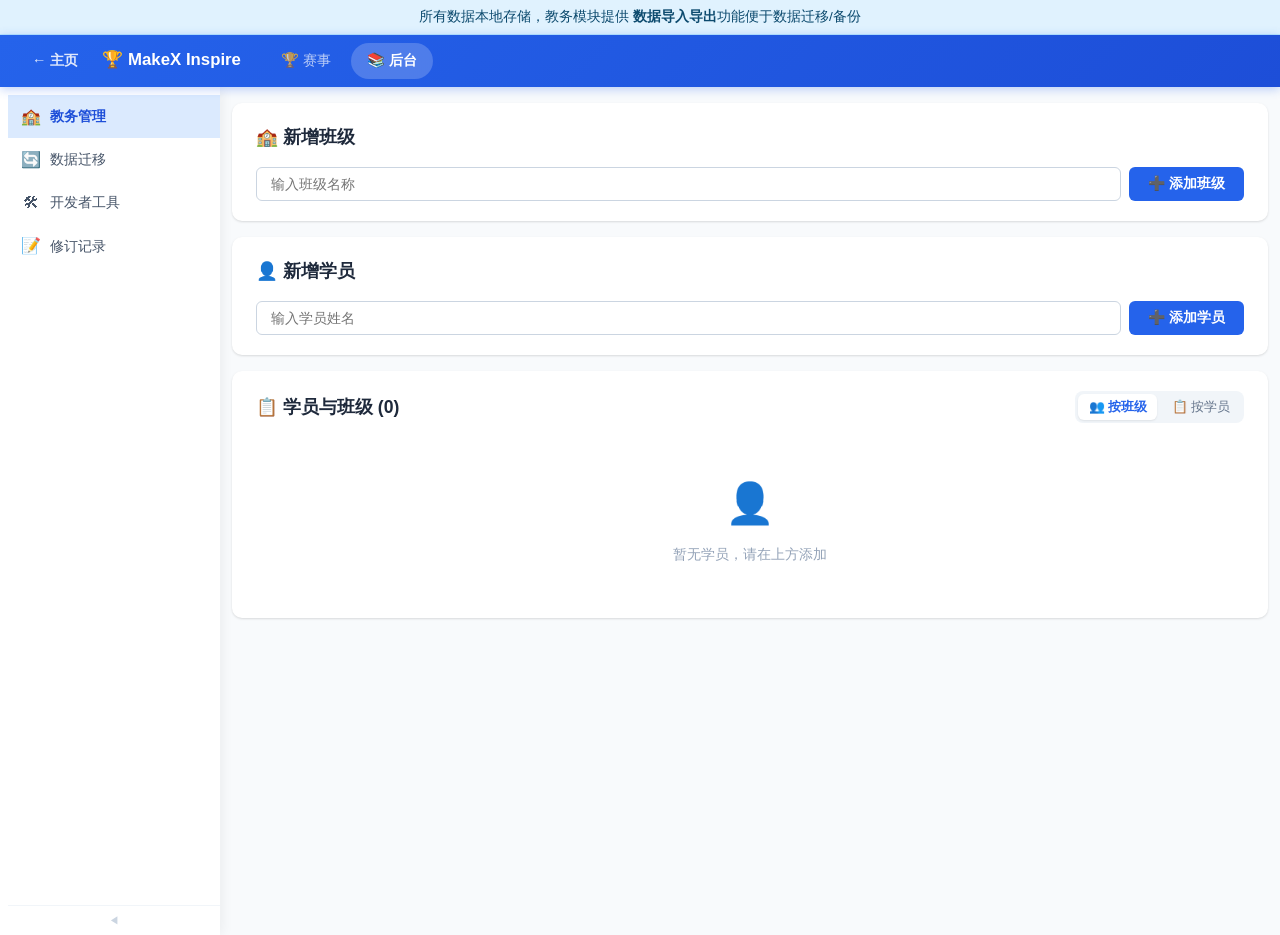
<file: docs/admin.html>
<!doctype html>
<html lang="zh-CN">
<head>
    <meta charset="UTF-8" />
    <meta name="viewport" content="width=device-width, initial-scale=1.0" />
    <title>教务管理 - MakeX Inspire 成绩统计系统</title>
    <link rel="stylesheet" href="style.css" />
</head>
<body>
    <script src="shared.js"></script>
    <script src="shared_indexdb.js"></script>
    <script src="header.js"></script>

    <div class="container">
        <!-- ====== 新增班级 ====== -->
        <div class="card">
            <div class="card-header">
                <span class="card-title">🏫 新增班级</span>
            </div>
            <div class="form-row">
                <input type="text" id="groupNameInput" class="input-full" placeholder="输入班级名称" maxlength="20" autocomplete="off" />
                <button class="btn btn-primary" id="addGroupBtn">➕ 添加班级</button>
            </div>
        </div>

        <!-- ====== 新增学员 ====== -->
        <div class="card">
            <div class="card-header">
                <span class="card-title">👤 新增学员</span>
            </div>
            <div class="form-row">
                <input type="text" id="studentNameInput" class="input-full" placeholder="输入学员姓名" maxlength="20" autocomplete="off" />
                <button class="btn btn-primary" id="addStudentBtn">➕ 添加学员</button>
            </div>
        </div>

        <!-- ====== 学员与班级（按班级分组折叠，班级可删除） ====== -->
        <div class="card">
            <div class="card-header">
                <span class="card-title">📋 学员与班级 (<span id="studentCount">0</span>)</span>
                <div class="view-toggle" id="studentViewToggle">
                    <button type="button" class="view-btn active" data-view="class">👥 按班级</button>
                    <button type="button" class="view-btn" data-view="student">📋 按学员</button>
                </div>
            </div>
            <div id="studentList" class="student-list">
                <!-- Rendered by JS -->
            </div>
        </div>
    </div>

    <!-- ========== Modal: 编辑学员 ========== -->
    <div class="modal-overlay" id="editStudentModal">
        <div class="modal-box" style="max-width:400px;">
            <h3 id="editStudentModalTitle">✏️ 编辑学员</h3>
            <div class="form-group">
                <label>学员姓名</label>
                <input type="text" id="editStudentNameInput" class="input-full" maxlength="20" />
            </div>
            <div class="form-group">
                <label>所属班级</label>
                <select id="editStudentGroupSelect" style="width:100%;padding:0.5rem 0.85rem;border:1px solid var(--gray-300);border-radius:var(--radius-sm);font-size:0.9rem;background:#fff;color:var(--gray-800);">
                    <option value="">不分组</option>
                </select>
            </div>
            <div class="modal-actions">
                <button class="btn btn-outline" id="editStudentModalCancel">取消</button>
                <button class="btn btn-primary" id="editStudentModalConfirm">确认保存</button>
            </div>
        </div>
    </div>

    <!-- ========== Toast Container ========== -->
    <div class="toast-container" id="toastContainer"></div>

    <script>
    if (!window.AdminApp) {
    // =================================================================
    //  Admin App — 教务管理 (班级 + 学员，按班级分组折叠)
    // =================================================================
    const AdminApp = {
        _editStudentId: null,

        init() {
            Shared.loadData();
            this.bindEvents();
            this.render();
        },

        generateId() { return Shared.generateId(); },
        toast(msg, type) { Shared.toast(msg, type); },
        escapeHtml(str) { return Shared.escapeHtml(str); },

        // ============ Group Operations ============
        addGroup(name) {
            name = name.trim();
            if (!name) { this.toast('请输入班级名称', 'warning'); return false; }
            if (Shared.data.classes.some((c) => c.name === name)) { this.toast(`班级"${name}"已存在`, 'warning'); return false; }
            const id = this.generateId();
            Shared.data.classes.push({ id, name });
            Shared.saveData();
            this.render();
            this.toast(`已添加班级"${name}"`);
            return true;
        },

        removeGroup(id) {
            const cls = Shared.data.classes.find((c) => c.id === id);
            if (!cls) return;
            if (!confirm(`确定要删除班级"${cls.name}"吗？\n（该班级下的学员将变为不分组）`)) return;
            Shared.data.classes = Shared.data.classes.filter((c) => c.id !== id);
            // 关闭该班级所有 active enrollment
            Shared.data.enrollments.forEach(e => {
                if (e.classId === id && e.status === 'active') {
                    e.leftAt = new Date().toISOString().slice(0, 10);
                    e.status = 'inactive';
                }
            });
            Shared.saveData();
            this.render();
            this.toast(`已删除班级"${cls.name}"`);
        },

        // ============ Student Operations ============
        addStudent(name) {
            name = name.trim();
            if (!name) { this.toast('请输入学员姓名', 'warning'); return false; }
            if (Shared.data.students.some((s) => s.name === name)) { this.toast(`学员"${name}"已存在`, 'warning'); return false; }
            Shared.data.students.push({ id: this.generateId(), name });
            Shared.saveData();
            this.render();
            this.toast(`已添加学员"${name}"`);
            return true;
        },

        openEditStudentModal(id) {
            const student = Shared.data.students.find((s) => s.id === id);
            if (!student) return;
            this._editStudentId = id;
            document.getElementById('editStudentNameInput').value = student.name;
            // 班级选择：显示所有班级，用 enrollment 判断是否选中
            const select = document.getElementById('editStudentGroupSelect');
            const currentEnroll = Shared.getCurrentEnrollment(id);
            select.innerHTML = '<option value="">不分组</option>' + Shared.data.classes.map((c) =>
                `<option value="${c.id}" ${currentEnroll && currentEnroll.classId === c.id ? 'selected' : ''}>${this.escapeHtml(c.name)}</option>`
            ).join('');
            document.getElementById('editStudentModalTitle').textContent = `✏️ 编辑学员 - ${this.escapeHtml(student.name)}`;
            document.getElementById('editStudentModal').classList.add('open');
            setTimeout(() => document.getElementById('editStudentNameInput').focus(), 100);
        },

        closeEditStudentModal() {
            document.getElementById('editStudentModal').classList.remove('open');
            this._editStudentId = null;
        },

        confirmEditStudent() {
            const id = this._editStudentId;
            if (!id) return;
            const student = Shared.data.students.find((s) => s.id === id);
            if (!student) return;
            const newName = document.getElementById('editStudentNameInput').value.trim();
            if (!newName) { this.toast('姓名不能为空', 'warning'); return; }
            if (newName !== student.name && Shared.data.students.some((s) => s.name === newName)) {
                this.toast(`学员"${newName}"已存在`, 'warning');
                return;
            }
            student.name = newName;
            // 班级变更：通过 enrollment 处理
            const newClassId = document.getElementById('editStudentGroupSelect').value;
            const currentEnroll = Shared.getCurrentEnrollment(id);
            if (newClassId) {
                if (!currentEnroll || currentEnroll.classId !== newClassId) {
                    Shared.createEnrollment(id, newClassId);
                }
            } else {
                // 选了不分组 → 关闭当前 enrollment
                if (currentEnroll) {
                    Shared.closeEnrollment(currentEnroll.id, 'inactive');
                }
            }
            Shared.saveData();
            this.closeEditStudentModal();
            this.render();
            this.toast(`已更新学员"${student.name}"`);
        },

        editStudent(id) { this.openEditStudentModal(id); },

        removeStudent(id) {
            const student = Shared.data.students.find((s) => s.id === id);
            if (!student) return;
            if (!confirm(`确定要移除学员"${student.name}"吗？\n（该学员在集训中的成绩记录将被保留）`)) return;
            // 关闭所有 active enrollment
            Shared.data.enrollments.forEach(e => {
                if (e.studentId === id && e.status === 'active') {
                    e.leftAt = new Date().toISOString().slice(0, 10);
                    e.status = 'inactive';
                }
            });
            Shared.data.students = Shared.data.students.filter((s) => s.id !== id);
            Shared.data.trainings.forEach((t) => {
                t.studentIds = t.studentIds.filter((sid) => sid !== id);
                t.mockCompetitions.forEach((m) => { delete m.scores[id]; });
            });
            Shared.saveData();
            this.render();
            this.toast(`已移除学员"${student.name}"`);
        },

        // ============ Events Binding ============
        bindEvents() {
            document.getElementById('addGroupBtn').addEventListener('click', () => {
                const input = document.getElementById('groupNameInput');
                this.addGroup(input.value);
                input.value = '';
                input.focus();
            });
            document.getElementById('groupNameInput').addEventListener('keydown', (e) => {
                if (e.key === 'Enter') document.getElementById('addGroupBtn').click();
            });
            document.getElementById('addStudentBtn').addEventListener('click', () => {
                const nameInput = document.getElementById('studentNameInput');
                this.addStudent(nameInput.value);
                nameInput.value = '';
                nameInput.focus();
            });
            document.getElementById('studentNameInput').addEventListener('keydown', (e) => {
                if (e.key === 'Enter') document.getElementById('addStudentBtn').click();
            });
            // === 学员/班级操作 ===
            document.getElementById('editStudentModalCancel').addEventListener('click', () => this.closeEditStudentModal());
            document.getElementById('editStudentModalConfirm').addEventListener('click', () => this.confirmEditStudent());
            document.getElementById('editStudentNameInput').addEventListener('keydown', (e) => {
                if (e.key === 'Enter') this.confirmEditStudent();
            });
            document.getElementById('editStudentModal').addEventListener('click', (e) => {
                if (e.target === e.currentTarget) this.closeEditStudentModal();
            });

            // === 学员视图切换（按班级 / 按学员） ===
            document.querySelectorAll('#studentViewToggle .view-btn').forEach((btn) => {
                btn.addEventListener('click', () => {
                    this.setStudentsView(btn.dataset.view);
                    this.render();
                });
            });
        },

        // ============ Render ============
        render() {
            try { this.renderStudents(); } catch (e) { console.warn('renderStudents error:', e); }
        },

        renderStudents() {
            const container = document.getElementById('studentList');
            document.getElementById('studentCount').textContent = Shared.data.students.length;
            if (Shared.data.students.length === 0) {
                container.innerHTML = '<div class="empty-state"><div class="icon">👤</div><p>暂无学员，请在上方添加</p></div>';
                return;
            }

            // 同步视图切换按钮高亮
            document.querySelectorAll('#studentViewToggle .view-btn').forEach((b) => {
                b.classList.toggle('active', b.dataset.view === this.getStudentsView());
            });

            if (this.getStudentsView() === 'student') {
                this.renderStudentsFlat(container);
            } else {
                this.renderStudentsByClass(container);
            }
            this.bindStudentActions(container);
        },

        // ---- 学员视图模式：'class' 按班级分组（默认） | 'student' 按学员平铺 ----
        getStudentsView() {
            return localStorage.getItem('admin_students_view') === 'student' ? 'student' : 'class';
        },
        setStudentsView(view) {
            localStorage.setItem('admin_students_view', view);
        },
        bindStudentActions(container) {
            // 操作按钮（两种视图共用）
            container.querySelectorAll('.del').forEach((el) => {
                el.addEventListener('click', () => this.removeStudent(el.dataset.studentId));
            });
            container.querySelectorAll('.edit-student').forEach((el) => {
                el.addEventListener('click', () => this.editStudent(el.dataset.studentId));
            });
            container.querySelectorAll('.edit-student-group').forEach((el) => {
                el.addEventListener('click', () => this.editStudent(el.dataset.studentId));
            });
        },

        // ============ 视图：按学员平铺（学员 | 所属班级） ============
        renderStudentsFlat(container) {
            const students = [...Shared.data.students].sort((a, b) => a.name.localeCompare(b.name, 'zh'));
            let html = '<div style="overflow-x:auto;"><table class="score-table">'
                + '<thead><tr>'
                + '<th style="width:40px;text-align:center;">#</th>'
                + '<th style="text-align:left;">学员</th>'
                + '<th style="text-align:left;">所属班级</th>'
                + '<th style="width:80px;text-align:center;">操作</th>'
                + '</tr></thead><tbody>';
            students.forEach((s, i) => {
                const gn = Shared.getCurrentClassName(s.id);
                const groupDisplay = gn
                    ? `<span class="edit-student-group" data-student-id="${s.id}" title="点击修改班级" style="cursor:pointer;color:var(--gray-600);border-bottom:1px dashed var(--gray-300);">🏫 ${this.escapeHtml(gn)}</span>`
                    : `<span class="edit-student-group" data-student-id="${s.id}" title="点击设置班级" style="cursor:pointer;color:var(--gray-400);border-bottom:1px dashed var(--gray-300);">📂 待分班</span>`;
                html += `<tr>
                    <td style="text-align:center;color:var(--gray-400);">${i + 1}</td>
                    <td><strong>${this.escapeHtml(s.name)}</strong></td>
                    <td>${groupDisplay}</td>
                    <td style="text-align:center;white-space:nowrap;">
                        <button class="edit-student" data-student-id="${s.id}" title="编辑" style="background:none;border:none;cursor:pointer;color:var(--primary);font-size:0.8rem;padding:0.15rem 0.4rem;">✏️</button>
                        <button class="del" data-student-id="${s.id}" title="移除" style="background:none;border:none;cursor:pointer;color:var(--danger);font-size:0.8rem;padding:0.15rem 0.4rem;">🗑️</button>
                    </td>
                </tr>`;
            });
            html += '</tbody></table></div>';
            container.innerHTML = html;
        },

        // ============ 视图：按班级分组（可折叠） ============
        renderStudentsByClass(container) {
            // ---- 按当前班级分组（未分班学员归入“待分班”） ----
            const byClass = new Map(); // classId -> students[]
            const unassigned = [];
            Shared.data.students.forEach((s) => {
                const classId = Shared.getCurrentClassId(s.id);
                if (classId && Shared.getGroupName(classId)) {
                    if (!byClass.has(classId)) byClass.set(classId, []);
                    byClass.get(classId).push(s);
                } else {
                    unassigned.push(s);
                }
            });

            // 展示所有班级（含空班，便于在此管理/删除班级）；末尾追加虚拟“待分班”分组（非空才显示）
            const collapsedSet = this.getCollapsedStudentGroups();
            const groups = Shared.data.classes.map((c) => ({
                key: c.id,
                name: c.name,
                students: (byClass.get(c.id) || []).sort((a, b) => a.name.localeCompare(b.name, 'zh')),
                virtual: false,
            }));
            groups.push({
                key: '__unassigned__',
                name: '待分班',
                students: [...unassigned].sort((a, b) => a.name.localeCompare(b.name, 'zh')),
                virtual: true,
            });
            const last = groups[groups.length - 1];
            if (last.virtual && last.students.length === 0) groups.pop();

            let html = '';
            groups.forEach((g) => {
                const collapsed = collapsedSet.has(g.key);
                const arrow = collapsed ? '▶' : '▼';
                const badge = g.virtual
                    ? '<span class="student-group-badge unassigned">未分班</span>'
                    : '';
                const delBtn = g.virtual
                    ? ''
                    : `<button class="del-group" data-group-id="${g.key}" title="删除班级" style="background:none;border:none;cursor:pointer;color:var(--gray-400);font-size:0.85rem;padding:0 0.3rem;line-height:1;">✕</button>`;
                const bodyContent = g.students.length === 0
                    ? '<div class="student-group-empty">暂无学员</div>'
                    : `<table class="score-table">
                            <thead><tr>
                                <th style="width:40px;text-align:center;">#</th>
                                <th style="text-align:left;">姓名</th>
                                <th style="width:80px;text-align:center;">操作</th>
                            </tr></thead>
                            <tbody>
                            ${g.students.map((s, i) => `
                                <tr>
                                    <td style="text-align:center;color:var(--gray-400);">${i + 1}</td>
                                    <td><strong>${this.escapeHtml(s.name)}</strong></td>
                                    <td style="text-align:center;white-space:nowrap;">
                                        <button class="edit-student" data-student-id="${s.id}" title="编辑" style="background:none;border:none;cursor:pointer;color:var(--primary);font-size:0.8rem;padding:0.15rem 0.4rem;">✏️</button>
                                        <button class="del" data-student-id="${s.id}" title="移除" style="background:none;border:none;cursor:pointer;color:var(--danger);font-size:0.8rem;padding:0.15rem 0.4rem;">🗑️</button>
                                    </td>
                                </tr>`).join('')}
                            </tbody>
                        </table>`;
                html += `
                <div class="student-group${collapsed ? ' collapsed' : ''}" data-group-key="${g.key}">
                    <div class="student-group-header" title="点击折叠/展开">
                        <span class="student-group-arrow">${arrow}</span>
                        <span class="student-group-name">${g.virtual ? '📂' : '🏫'} ${this.escapeHtml(g.name)}</span>
                        ${badge}
                        <span class="student-group-count">${g.students.length} 人</span>
                        ${delBtn}
                    </div>
                    <div class="student-group-body${collapsed ? ' collapsed' : ''}">
                        ${bodyContent}
                    </div>
                </div>`;
            });
            container.innerHTML = html;

            // 班级头点击折叠/展开（删除按钮不触发）
            container.querySelectorAll('.student-group-header').forEach((h) => {
                h.addEventListener('click', (e) => {
                    if (e.target.closest('.del-group')) return;
                    this.toggleStudentGroup(h.closest('.student-group'));
                });
            });
            // 删除班级
            container.querySelectorAll('.del-group').forEach((el) => {
                el.addEventListener('click', (e) => {
                    e.stopPropagation();
                    this.removeGroup(el.dataset.groupId);
                });
            });
        },

        // ---- 学员分组折叠状态（localStorage 持久化） ----
        getCollapsedStudentGroups() {
            try {
                const raw = localStorage.getItem('admin_student_groups_collapsed');
                return new Set(raw ? JSON.parse(raw) : []);
            } catch (e) { return new Set(); }
        },
        saveCollapsedStudentGroups(set) {
            localStorage.setItem('admin_student_groups_collapsed', JSON.stringify([...set]));
        },
        toggleStudentGroup(groupEl) {
            const key = groupEl.dataset.groupKey;
            const body = groupEl.querySelector('.student-group-body');
            const arrow = groupEl.querySelector('.student-group-arrow');
            const collapsed = groupEl.classList.toggle('collapsed');
            if (body) body.classList.toggle('collapsed', collapsed);
            if (arrow) arrow.textContent = collapsed ? '▶' : '▼';
            const set = this.getCollapsedStudentGroups();
            if (collapsed) set.add(key); else set.delete(key);
            this.saveCollapsedStudentGroups(set);
        },
    };

    window.AdminApp = AdminApp;
    }
    if (document.readyState === 'loading') {
        document.addEventListener('DOMContentLoaded', () => window.AdminApp.init());
    } else {
        window.AdminApp.init();
    }
    </script>
</body>
</html>
</file>
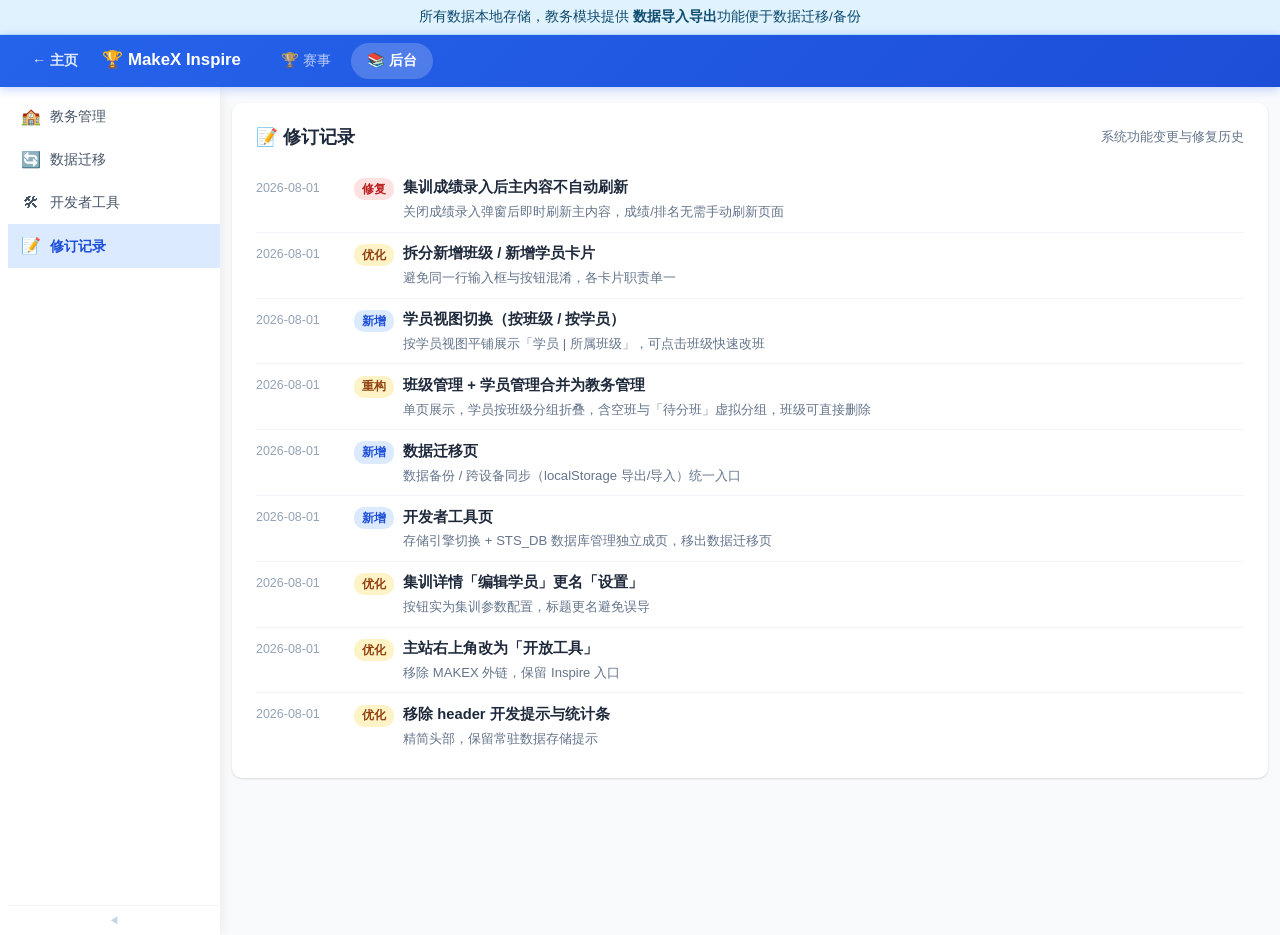
<file: docs/changelog.html>
<!doctype html>
<html lang="zh-CN">
<head>
    <meta charset="UTF-8" />
    <meta name="viewport" content="width=device-width, initial-scale=1.0" />
    <title>修订记录 - MakeX Inspire 成绩统计系统</title>
    <link rel="stylesheet" href="style.css" />
</head>
<body>
    <script src="shared.js"></script>
    <script src="shared_indexdb.js"></script>
    <script src="header.js"></script>

    <div class="container">
        <div class="card">
            <div class="card-header">
                <span class="card-title">📝 修订记录</span>
                <span style="font-size:0.82rem;font-weight:400;color:var(--gray-500);">系统功能变更与修复历史</span>
            </div>
            <div id="changelogList">
                <!-- Rendered by JS -->
            </div>
        </div>
    </div>

    <!-- ========== Toast Container ========== -->
    <div class="toast-container" id="toastContainer"></div>

    <script src="changelog.js"></script>
</body>
</html>
</file>
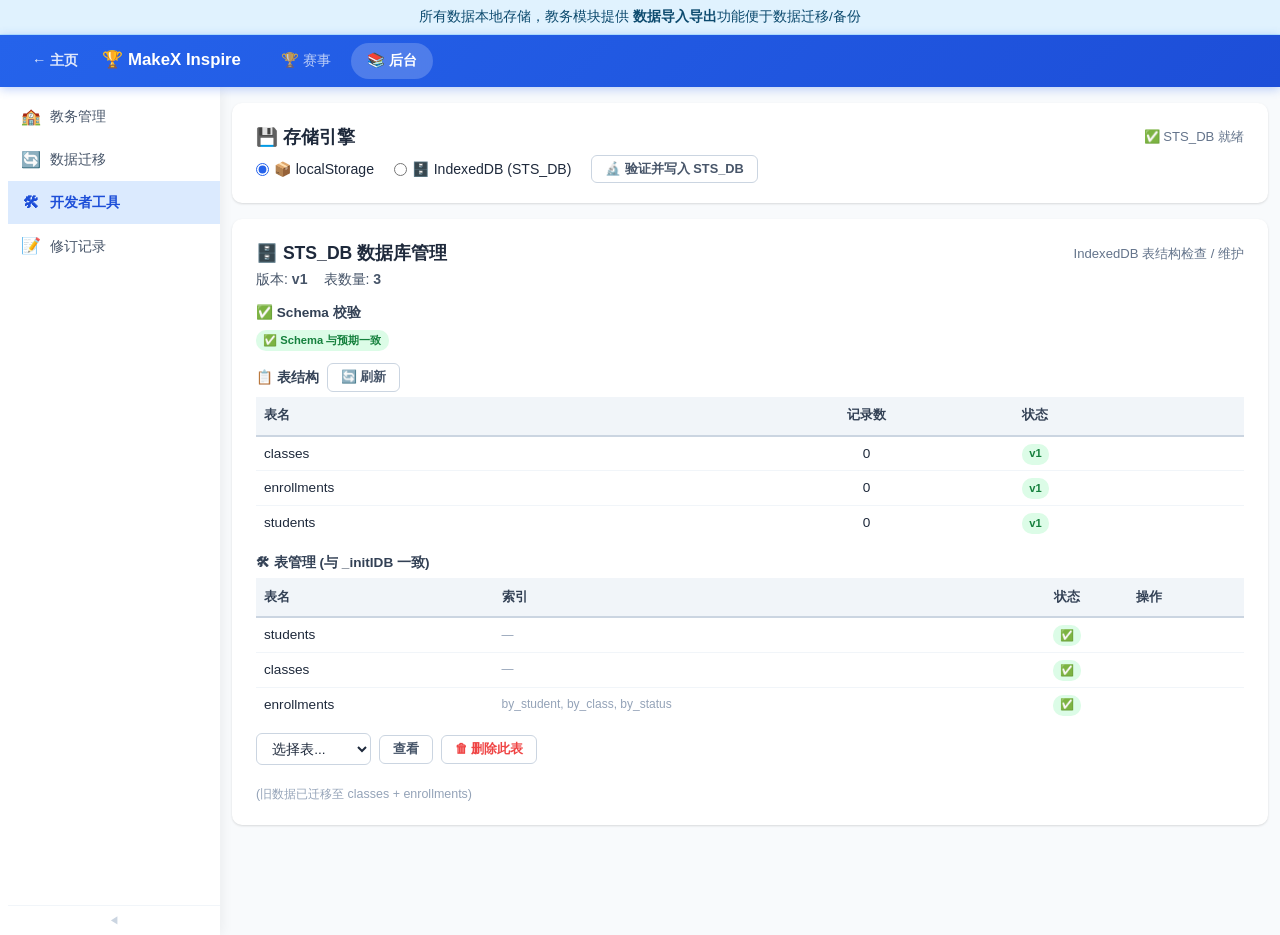
<file: docs/devtools.html>
<!doctype html>
<html lang="zh-CN">
<head>
    <meta charset="UTF-8" />
    <meta name="viewport" content="width=device-width, initial-scale=1.0" />
    <title>开发者工具 - MakeX Inspire 成绩统计系统</title>
    <link rel="stylesheet" href="style.css" />
</head>
<body>
    <script src="shared.js"></script>
    <script src="shared_indexdb.js"></script>
    <script src="header.js"></script>

    <div class="container">
        <!-- ====== 存储引擎 ====== -->
        <div class="card" style="margin-bottom:1rem;">
            <div class="card-header" style="margin-bottom:0;">
                <span class="card-title">💾 存储引擎</span>
                <span id="engineStatus" style="font-size:0.82rem;font-weight:400;color:var(--gray-500);">🔍 检测中...</span>
            </div>
            <div style="display:flex;align-items:center;gap:1.25rem;flex-wrap:wrap;padding-top:0.25rem;">
                <label style="display:inline-flex;align-items:center;gap:0.3rem;cursor:pointer;font-size:0.88rem;">
                    <input type="radio" name="storageEngine" value="ls" checked style="accent-color:var(--primary);">
                    📦 localStorage
                </label>
                <label style="display:inline-flex;align-items:center;gap:0.3rem;cursor:pointer;font-size:0.88rem;">
                    <input type="radio" name="storageEngine" value="idb" disabled style="accent-color:var(--primary);">
                    🗄️ IndexedDB (STS_DB)
                </label>
                <button class="btn btn-outline btn-sm" id="verifyIDBBtn">🔬 验证并写入 STS_DB</button>
                <button class="btn btn-outline btn-sm" id="switchToLSBtn" style="display:none;">🔙 切回 localStorage</button>
            </div>
            <div id="idbVerifyLog" style="margin-top:0.5rem;font-size:0.82rem;background:#f8fafc;padding:0.5rem 0.75rem;border-radius:6px;font-family:monospace;white-space:pre-wrap;display:none;line-height:1.6;"></div>
        </div>

        <!-- ====== STS_DB 数据库管理 (DB Manager) ====== -->
        <div class="card" style="margin-bottom:1rem;">
            <div class="card-header" style="margin-bottom:0;">
                <span class="card-title">🗄️ STS_DB 数据库管理</span>
                <span style="font-size:0.82rem;font-weight:400;color:var(--gray-500);">IndexedDB 表结构检查 / 维护</span>
            </div>

            <div id="dbInfo" style="font-size:0.88rem;color:var(--gray-600);">🔍 检测中...</div>

            <div style="margin-top:0.75rem;">
                <div style="font-size:0.85rem;font-weight:600;color:var(--gray-700);margin-bottom:0.3rem;">✅ Schema 校验</div>
                <div id="schemaCheck" style="font-size:0.82rem;">🔍 检测中...</div>
            </div>

            <div style="margin-top:0.75rem;">
                <div style="display:flex;align-items:center;gap:0.5rem;margin-bottom:0.3rem;">
                    <span style="font-size:0.85rem;font-weight:600;color:var(--gray-700);">📋 表结构</span>
                    <button class="btn btn-outline btn-sm" id="refreshBtn">🔄 刷新</button>
                </div>
                <div style="overflow-x:auto;">
                    <table class="score-table" id="tableList"><tbody><tr><td>🔍 检测中...</td></tr></tbody></table>
                </div>
            </div>

            <div style="margin-top:0.75rem;">
                <div style="font-size:0.85rem;font-weight:600;color:var(--gray-700);margin-bottom:0.3rem;">🛠 表管理 (与 _initIDB 一致)</div>
                <div id="schemaPanel" style="overflow-x:auto;">🔍 检测中...</div>
            </div>

            <div id="dataCard" style="margin-top:0.75rem;display:none;">
                <div class="form-row" style="margin-bottom:0.5rem;">
                    <select id="tableSelect" style="padding:0.4rem 0.7rem;border:1px solid var(--gray-300);border-radius:var(--radius-sm);font-size:0.85rem;background:#fff;color:var(--gray-800);">
                        <option value="">选择表...</option>
                    </select>
                    <button class="btn btn-outline btn-sm" id="viewDataBtn">查看</button>
                    <button class="btn btn-outline btn-sm" id="deleteTableBtn" style="color:var(--danger);">🗑 删除此表</button>
                </div>
                <div id="dataView" style="overflow-x:auto;"></div>
            </div>

            <div id="actionCard" style="margin-top:0.75rem;">
                <div class="form-row">
                    <button class="btn btn-outline btn-sm" id="deleteGroupsBtn" style="display:none;color:var(--danger);">🗑 删除旧 groups 表</button>
                    <span style="font-size:0.78rem;color:var(--gray-400);">(旧数据已迁移至 classes + enrollments)</span>
                </div>
                <div class="mig-log" id="actionLog" style="display:none;"></div>
            </div>
        </div>
    </div>

    <!-- ========== Toast Container ========== -->
    <div class="toast-container" id="toastContainer"></div>

    <script src="devtools.js"></script>
</body>
</html>
</file>
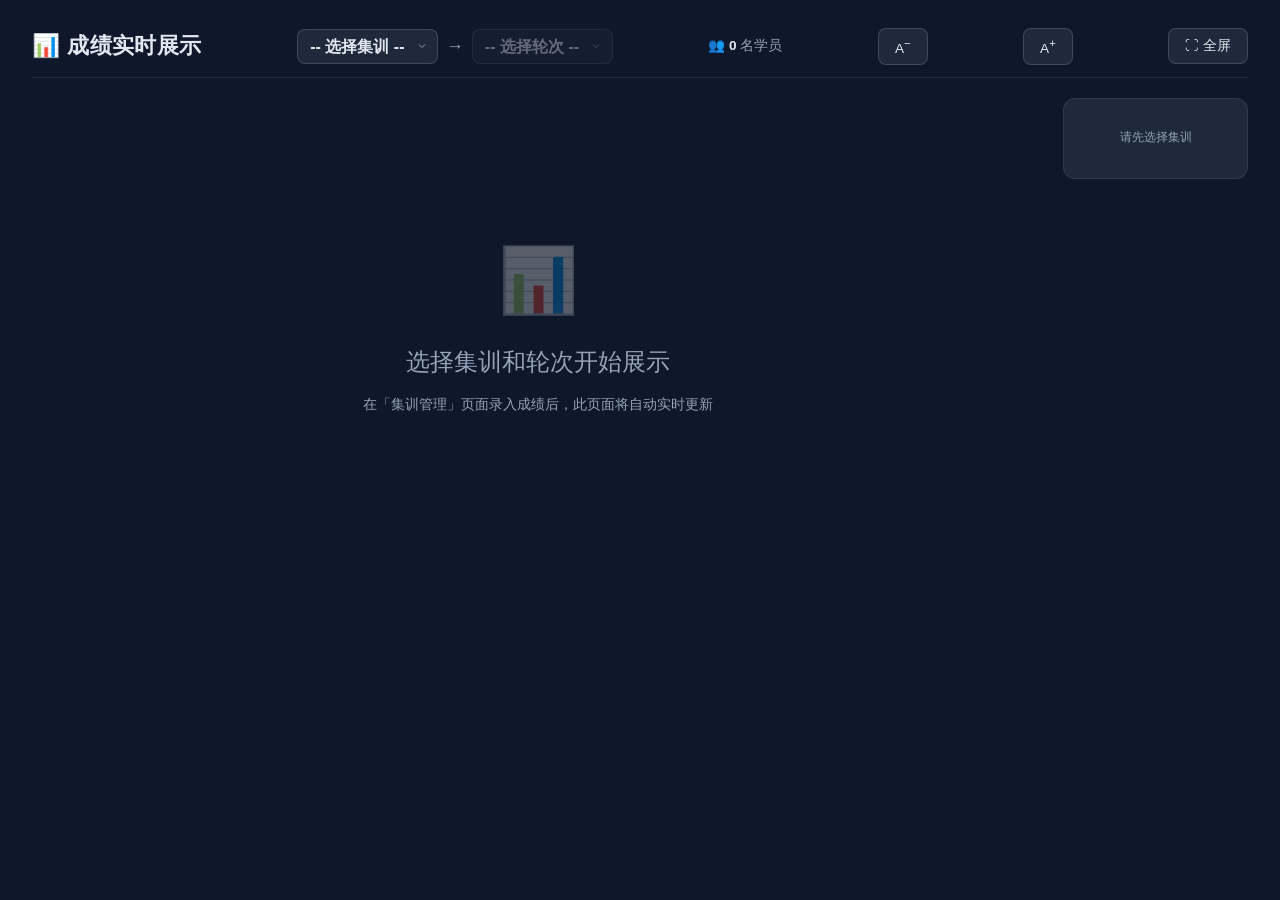
<file: docs/display.html>
<!doctype html>
<html lang="zh-CN">
<head>
    <meta charset="UTF-8" />
    <meta name="viewport" content="width=device-width, initial-scale=1.0" />
    <title>成绩展示 - MakeX Inspire 成绩统计系统</title>
    <link rel="stylesheet" href="style.css" />
    <style>
        /* ===== Display Page Overrides ===== */
        :root {
            --display-bg: #0f172a;
            --display-card: #1e293b;
            --display-card-alt: #263348;
            --display-text: #e2e8f0;
            --display-muted: #94a3b8;
            --display-accent: #38bdf8;
            --display-gold: #fbbf24;
            --display-silver: #94a3b8;
            --display-bronze: #fb923c;
            --display-rank-1: #fbbf24;
            --display-rank-2: #c0c0c0;
            --display-rank-3: #cd7f32;
            --font-scale: 1;
        }
        body {
            background: var(--display-bg);
            color: var(--display-text);
        }

        /* Hide header & sidebar on display page */
        header, .sidebar, .layout { display: contents !important; }
        .container {
            max-width: 100% !important;
            padding: 1rem 2rem !important;
            margin: 0 !important;
        }
        .main-content {
            max-height: none !important;
            padding: 0 !important;
        }

        /* ===== Top Bar ===== */
        .display-topbar {
            display: flex;
            align-items: center;
            justify-content: space-between;
            gap: 1rem;
            padding: 0.75rem 0;
            border-bottom: 1px solid rgba(255,255,255,0.08);
            margin-bottom: 1.25rem;
            flex-wrap: wrap;
        }
        .display-topbar h1 {
            font-size: 1.4rem;
            font-weight: 700;
            letter-spacing: 0.02em;
            white-space: nowrap;
        }
        .display-topbar .training-select {
            background: var(--display-card);
            color: var(--display-text);
            border: 1px solid rgba(255,255,255,0.15);
            border-radius: 8px;
            padding: 0.5rem 2rem 0.5rem 0.75rem;
            font-size: 1rem;
            font-weight: 600;
            cursor: pointer;
            appearance: none;
            background-image: url("data:image/svg+xml,%3Csvg xmlns='http://www.w3.org/2000/svg' width='12' height='12' viewBox='0 0 24 24' fill='none' stroke='%2394a3b8' stroke-width='2'%3E%3Cpolyline points='6 9 12 15 18 9'%3E%3C/polyline%3E%3C/svg%3E");
            background-repeat: no-repeat;
            background-position: right 0.6rem center;
        }
        .display-topbar .training-select:focus {
            border-color: var(--display-accent);
            outline: none;
        }
        .display-topbar .meta {
            display: flex;
            align-items: center;
            gap: 1.5rem;
            font-size: 0.85rem;
            color: var(--display-muted);
        }
        .display-topbar .meta strong {
            color: var(--display-text);
        }
        .display-topbar .btn-fullscreen {
            background: var(--display-card);
            color: var(--display-text);
            border: 1px solid rgba(255,255,255,0.15);
            border-radius: 8px;
            padding: 0.5rem 1rem;
            font-size: 0.85rem;
            cursor: pointer;
            transition: 0.2s;
        }
        .display-topbar .btn-fullscreen:hover {
            background: var(--display-card-alt);
            border-color: var(--display-accent);
        }
        .display-topbar .btn-fullscreen:disabled {
            opacity: 0.3;
            cursor: not-allowed;
        }
        .display-selectors {
            display: flex;
            align-items: center;
            gap: 0.5rem;
        }
        .display-selectors .selector-arrow {
            color: var(--display-muted);
            font-size: 1.1rem;
            font-weight: 700;
        }
        .display-topbar .training-select:disabled {
            opacity: 0.4;
            cursor: not-allowed;
        }
        .display-last-update {
            font-size: 0.75rem;
            color: var(--display-muted);
            text-align: right;
            margin-bottom: 0.75rem;
            transition: opacity 0.3s;
        }
        .display-last-update.flash {
            color: var(--display-accent);
        }

        /* ===== Font Scale (applied to score table area) ===== */
        #displayContent {
            font-size: calc(1rem * var(--font-scale));
        }
        #displayContent .display-table {
            font-size: calc(1.15rem * var(--font-scale));
        }
        #displayContent .display-table thead th {
            font-size: calc(0.8rem * var(--font-scale));
        }
        #displayContent .display-table thead th.col-task-group {
            font-size: calc(0.82rem * var(--font-scale));
        }
        #displayContent .display-table thead th.col-round-header {
            font-size: calc(0.68rem * var(--font-scale));
        }
        #displayContent .display-table tbody td {
            padding: 0 calc(0.4rem * var(--font-scale));
        }
        #displayContent .display-table tbody td.cell-name {
            font-size: calc(0.88rem * var(--font-scale));
        }
        #displayContent .display-table tbody td.cell-total {
            font-size: calc(0.9rem * var(--font-scale));
        }
        #displayContent .display-table tbody td.cell-total .total-time {
            font-size: calc(1rem * var(--font-scale));
        }
        #displayContent .display-table tbody td.cell-round {
            font-size: calc(0.95rem * var(--font-scale));
        }
        #displayContent .display-table tbody td.cell-round .round-time {
            font-size: calc(1rem * var(--font-scale));
        }
        #displayContent .display-table tbody td.cell-round .round-score {
            font-size: calc(0.65rem * var(--font-scale));
        }
        #displayContent .display-table .rank-badge {
            width: calc(30px * var(--font-scale));
            height: calc(30px * var(--font-scale));
            font-size: calc(0.95rem * var(--font-scale));
        }
        #displayContent .display-table .rank-1 {
            font-size: calc(1.2rem * var(--font-scale));
        }
        #displayContent .display-table .rank-other {
            font-size: calc(0.85rem * var(--font-scale));
        }

        /* ===== Empty State ===== */
        .display-empty {
            display: flex;
            flex-direction: column;
            align-items: center;
            justify-content: center;
            min-height: 50vh;
            color: var(--display-muted);
            text-align: center;
            gap: 0.75rem;
        }
        .display-empty .icon { font-size: 4rem; opacity: 0.3; }
        .display-empty h2 { font-size: 1.5rem; font-weight: 400; }
        .display-empty p { font-size: 0.9rem; max-width: 400px; line-height: 1.6; }

        /* ===== Score Table ===== */
        .display-table-wrapper {
            overflow-x: auto;
            border-radius: 12px;
            border: 1px solid rgba(255,255,255,0.08);
        }
        .display-table {
            width: 100%;
            border-collapse: collapse;
            font-size: 1.15rem;
            min-width: 700px;
        }
        .display-table thead th {
            background: var(--display-card);
            padding: 0.2rem 0.5rem;
            font-weight: 700;
            font-size: 0.8rem;
            text-transform: uppercase;
            letter-spacing: 0.04em;
            color: var(--display-muted);
            border-bottom: 2px solid rgba(255,255,255,0.1);
            position: sticky;
            top: 0;
            z-index: 5;
            white-space: nowrap;
        }
        .display-table thead th.col-rank { width: 60px; text-align: center; }
        .display-table thead th.col-name { text-align: left; width: 12ch; min-width: 12ch; }
        .display-table thead th.col-total { text-align: center; min-width: 80px; background: rgba(56,189,248,0.12); color: var(--display-accent); font-size:0.9rem; }

        .display-table thead th.col-task-group {
            text-align: center;
            border-bottom: 1px solid rgba(255,255,255,0.1);
            font-size: 0.82rem;
            color: var(--display-accent);
        }
        .display-table thead th.col-round-header {
            font-size: 0.68rem;
            font-weight: 400;
            color: var(--display-muted);
            padding: 0.15rem 0.3rem;
        }

        .display-table tbody td {
            padding: 0 0.4rem;
            border-top: 1px solid rgba(255,255,255,0.18);
            border-bottom: 1px solid rgba(255,255,255,0.18);
            text-align: center;
            transition: background 0.3s;
        }
        .display-table tbody td.cell-name {
            text-align: left;
            font-weight: 700;
            font-size: 0.88rem;
        }
        .display-table tbody td.cell-total {
            font-weight: 800;
            font-size: 0.9rem;
            background: rgba(56,189,248,0.06);
            line-height: 0.85;
        }
        .display-table tbody td.cell-total .total-time {
            display: block;
            font-size: 1rem;
            font-weight: 700;
            color: var(--display-text);
            margin-bottom: 0.05rem;
        }
        .display-table tbody td.cell-total .total-score {
            display: block;
            font-size: 0.72rem;
            color: var(--display-muted);
        }
        .display-table tbody td.cell-round {
            font-size: 0.95rem;
            font-variant-numeric: tabular-nums;
            line-height: 0.85;
        }
        /* Time is primary (large), score is secondary (small below) */
        .display-table tbody td.cell-round .round-time {
            font-size: 1rem;
            font-weight: 700;
            color: var(--display-text);
            display: block;
        }
        .display-table tbody td.cell-round .round-score {
            font-size: 0.65rem;
            color: var(--display-muted);
            display: block;
            margin-top: 0;
        }
        /* Non-full-score: score text turns red */
        .display-table tbody td.cell-round.not-full .round-score {
            color: var(--danger);
            font-weight: 700;
        }
        /* Full score: green badge */
        .display-table tbody td.cell-round.is-full .round-score {
            color: var(--success);
        }
        .display-table tbody td.cell-round.withdrawn {
            color: var(--danger);
            opacity: 0.6;
            font-size: 0.9rem;
        }
        .display-table tbody tr {
            transition: background 0.3s;
        }
        .display-table tbody tr:hover {
            background: rgba(255,255,255,0.03);
        }
        /* Rank badge - bigger */
        .display-table .rank-badge {
            display: inline-flex;
            align-items: center;
            justify-content: center;
            width: 30px;
            height: 30px;
            border-radius: 50%;
            font-weight: 800;
            font-size: 0.95rem;
        }
        .display-table .rank-1 { background: rgba(251,191,36,0.2); color: var(--display-gold); font-size:1.2rem; }
        .display-table .rank-2 { background: rgba(148,163,184,0.25); color: var(--display-silver); }
        .display-table .rank-3 { background: rgba(251,146,60,0.2); color: var(--display-bronze); }
        .display-table .rank-other { color: var(--display-muted); font-size:0.85rem; }

        /* ===== Two-Column Layout ===== */
        .display-main {
            display: flex;
            gap: 1.25rem;
            align-items: flex-start;
        }
        #displayContent {
            flex: 1;
            min-width: 0;
        }
        /* ===== Order Panel (right) ===== */
        .order-panel {
            width: 185px;
            flex-shrink: 0;
            background: var(--display-card);
            border-radius: 12px;
            border: 1px solid rgba(255,255,255,0.08);
            padding: 0.85rem;
            position: sticky;
            top: 0.5rem;
            align-self: flex-start;
        }
        .order-panel h3 {
            font-size: 0.85rem;
            font-weight: 700;
            margin: 0 0 0.5rem;
            display: flex;
            align-items: center;
            gap: 0.3rem;
        }
        .order-panel .order-round-select {
            width: 100%;
            background: var(--display-card-alt);
            color: var(--display-text);
            border: 1px solid rgba(255,255,255,0.15);
            border-radius: 6px;
            padding: 0.35rem 0.4rem;
            font-size: 0.78rem;
            font-weight: 600;
            cursor: pointer;
            margin-bottom: 0.6rem;
            font-family: inherit;
        }
        .order-panel .order-section {
            margin-bottom: 0.5rem;
        }
        .order-panel .order-section-title {
            font-size: 0.7rem;
            font-weight: 700;
            text-transform: uppercase;
            letter-spacing: 0.04em;
            color: var(--display-muted);
            margin-bottom: 0.25rem;
            padding-bottom: 0.2rem;
            border-bottom: 1px solid rgba(255,255,255,0.06);
        }
        .order-panel .order-section-title.active-title { color: var(--display-accent); }
        .order-panel .order-section-title.done-title { color: var(--success); }
        .order-panel .order-actions {
            display: flex;
            flex-direction: column;
            gap: 0.3rem;
            margin-bottom: 0.5rem;
        }
        .order-panel .btn-order {
            padding: 0.4rem 0.5rem;
            border-radius: 6px;
            border: 1px solid rgba(255,255,255,0.15);
            background: var(--display-card-alt);
            color: var(--display-text);
            font-size: 0.78rem;
            cursor: pointer;
            transition: 0.2s;
            text-align: center;
            font-weight: 600;
            font-family: inherit;
        }
        .order-panel .btn-order:hover {
            background: rgba(56,189,248,0.15);
            border-color: var(--display-accent);
        }
        .order-panel .btn-order.accent {
            background: rgba(56,189,248,0.2);
            border-color: var(--display-accent);
            color: var(--display-accent);
        }
        .order-panel .order-list {
            list-style: none;
            padding: 0;
            margin: 0;
        }
        .order-panel .order-list li {
            display: flex;
            align-items: center;
            gap: 0.35rem;
            padding: 0.3rem 0.3rem;
            border-radius: 4px;
            font-size: 0.95rem;
            cursor: pointer;
            transition: background 0.15s, opacity 0.15s;
            user-select: none;
        }
        .order-panel .order-list li:hover {
            background: rgba(255,255,255,0.05);
        }
        .order-panel .order-list li.done {
            opacity: 0.55;
        }
        .order-panel .order-list li .order-num {
            display: inline-flex;
            align-items: center;
            justify-content: center;
            width: 20px;
            height: 20px;
            border-radius: 50%;
            background: rgba(56,189,248,0.15);
            color: var(--display-accent);
            font-size: 0.72rem;
            font-weight: 700;
            flex-shrink: 0;
        }
        .order-panel .order-empty {
            color: var(--display-muted);
            font-size: 0.78rem;
            text-align: center;
            padding: 1rem 0;
        }
        .display-table .score-highlight {
            animation: scorePop 0.5s ease;
        }
        @keyframes scorePop {
            0% { transform: scale(1); }
            40% { transform: scale(1.2); color: var(--display-accent); }
            100% { transform: scale(1); }
        }

        /* Competition type label */
        .mock-type-badge {
            display: inline-block;
            font-size: 0.7rem;
            padding: 0.15rem 0.5rem;
            border-radius: 10px;
            font-weight: 600;
            letter-spacing: 0.03em;
        }
        .mock-type-badge.mock { background: rgba(56,189,248,0.15); color: var(--display-accent); }
        .mock-type-badge.official { background: rgba(251,191,36,0.15); color: var(--display-gold); }

        /* ===== Responsive ===== */
        @media (max-width: 768px) {
            .container { padding: 0.75rem !important; }
            .display-topbar { flex-direction: column; align-items: flex-start; }
            .display-table { font-size: 0.85rem; }
        }
    </style>
</head>
<body>
    <script src="shared.js"></script>
    <script src="shared_indexdb.js"></script>
    <script src="analysis.js"></script>
    <script src="schedule.js"></script>
    <!-- No header.js — display page has its own minimal UI -->

    <div class="container">
        <!-- Top Bar -->
        <div class="display-topbar">
            <h1>📊 成绩实时展示</h1>
            <div class="display-selectors">
                <select class="training-select" id="trainingSelect">
                    <option value="">-- 选择集训 --</option>
                </select>
                <span class="selector-arrow">→</span>
                <select class="training-select" id="mockSelect" disabled>
                    <option value="">-- 选择轮次 --</option>
                </select>
            </div>
            <div class="meta">
                <span>👥 <strong id="dispStudentCount">0</strong> 名学员</span>
            </div>
            <button class="btn-fullscreen" id="btnFontDown" title="缩小字号">A<sup>−</sup></button>
            <button class="btn-fullscreen" id="btnFontUp" title="放大字号">A<sup>+</sup></button>
            <button class="btn-fullscreen" id="btnFullscreen" title="全屏展示 (F11)">⛶ 全屏</button>
        </div>

        <!-- Last Update Indicator -->
        <div class="display-last-update" id="lastUpdate"></div>

        <!-- Main: Two columns -->
        <div class="display-main">
            <div id="displayContent">
                <div class="display-empty">
                    <div class="icon">📊</div>
                    <h2>选择一个集训开始展示</h2>
                    <p>在「集训管理」页面录入成绩后，此页面将自动实时更新</p>
                </div>
            </div>
            <aside class="order-panel" id="orderPanel">
                <div class="order-empty">请先选择集训</div>
            </aside>
        </div>
    </div>

    <!-- Toast Container -->
    <div class="toast-container" id="toastContainer"></div>

    <script>
    // =================================================================
    //  Display App — 成绩实时展示（纯只读，零写入）
    //  架构：订阅 Shared.onDataChange → 自动重新渲染
    //  跨页面联动：training.html saveData() → storage 事件 → 本页 auto-refresh
    // =================================================================
    const DisplayApp = {
        _selectedTrainingId: null,
        _selectedMockId: null,
        _unsubscribe: null,
        _fontLevel: 1,           // 1=标准, 0=小, 2=大, 3=超大
        _fontScales: [0.72, 1, 1.35, 1.75],
        _orderList: [],          // 出场顺序 [studentId, ...]
        _orderRoundId: null,     // 出场顺序面板当前选中的任务轮次 (taskId_RN)

        init() {
            Shared.loadData();
            // Read URL params
            const params = new URLSearchParams(window.location.search);
            this._selectedTrainingId = params.get('id') || Shared.data.currentTrainingId || null;
            this._selectedMockId = params.get('mock') || null;
            this._populateTrainingSelect();
            this._populateMockSelect();
            this._updateURL();
            // Restore saved font size
            const savedLevel = parseInt(localStorage.getItem('display_font_level') || '1', 10);
            if (savedLevel >= 0 && savedLevel < this._fontScales.length) this._fontLevel = savedLevel;
            this._applyFontScale();
            this._loadOrder();
            this.render();

            // 订阅数据变化
            this._unsubscribe = Shared.onDataChange((source) => {
                this._populateTrainingSelect();
                this._populateMockSelect();
                this._loadOrder();
                this.render();
                this._flashUpdate(source);
            }, 'display');
        },

        destroy() {
            if (this._unsubscribe) this._unsubscribe();
        },

        // ============ Helpers ============
        getRounds(entry) { return Shared.getRounds(entry); },
        getBestScore(entry) { return Shared.getBestScore(entry); },
        getBestScoreTime(entry) { return Shared.getBestScoreTime(entry); },
        getDisplayScore(entry) { return Shared.getDisplayScore(entry); },
        escapeHtml(str) { return Shared.escapeHtml(str); },

        _updateURL() {
            const url = new URL(window.location);
            if (this._selectedTrainingId) url.searchParams.set('id', this._selectedTrainingId);
            else url.searchParams.delete('id');
            if (this._selectedMockId) url.searchParams.set('mock', this._selectedMockId);
            else url.searchParams.delete('mock');
            window.history.replaceState({}, '', url);
        },

        // ============ Training Select ============
        _populateTrainingSelect() {
            const select = document.getElementById('trainingSelect');
            const trainings = Shared.data.trainings || [];
            const currentVal = this._selectedTrainingId;
            // Preserve existing selection if still valid
            if (currentVal && !trainings.some(t => t.id === currentVal)) {
                this._selectedTrainingId = null;
                this._selectedMockId = null;
            }
            select.innerHTML = '<option value="">-- 选择集训 --</option>' +
                trainings.map(t =>
                    `<option value="${t.id}" ${t.id === this._selectedTrainingId ? 'selected' : ''}>${this.escapeHtml(t.name)}</option>`
                ).join('');
        },

        // ============ Mock (轮次) Select ============
        _populateMockSelect() {
            const select = document.getElementById('mockSelect');
            const tid = this._selectedTrainingId;
            if (!tid) {
                select.innerHTML = '<option value="">-- 选择轮次 --</option>';
                select.disabled = true;
                return;
            }
            const training = Shared.data.trainings.find(t => t.id === tid);
            const mocks = training ? (training.mockCompetitions || []) : [];
            select.disabled = mocks.length === 0;

            // Preserve existing selection if still valid
            if (this._selectedMockId && !mocks.some(m => m.id === this._selectedMockId)) {
                this._selectedMockId = null;
            }
            // Auto-select latest mock if none selected and mocks exist
            if (!this._selectedMockId && mocks.length > 0) {
                this._selectedMockId = mocks[mocks.length - 1].id;
            }

            select.innerHTML = '<option value="">-- 选择轮次 --</option>' +
                mocks.map((m, i) => {
                    const typeIcon = m.type === 'official' ? '🏆' : '🏅';
                    const dateStr = m.date ? ` ${m.date}` : '';
                    const label = `${typeIcon} 第${i + 1}轮 — ${this.escapeHtml(m.name || '未命名')}${dateStr}`;
                    return `<option value="${m.id}" ${m.id === this._selectedMockId ? 'selected' : ''}>${label}</option>`;
                }).join('');
        },

        // ============ Flash Update Indicator ============
        _flashUpdate(source) {
            const el = document.getElementById('lastUpdate');
            const now = new Date();
            const timeStr = now.toLocaleTimeString('zh-CN', { hour12: false });
            const sourceLabel = source === 'storage' ? '来自其他页面' : '本地更新';
            el.textContent = `🔄 数据已更新 — ${timeStr} (${sourceLabel})`;
            el.classList.add('flash');
            setTimeout(() => el.classList.remove('flash'), 1500);
        },

        // ============ Render ============
        render() {
            const tid = this._selectedTrainingId;
            const mid = this._selectedMockId;
            const container = document.getElementById('displayContent');
            const D = Shared.data;

            if (!tid) {
                container.innerHTML = `
                    <div class="display-empty">
                        <div class="icon">📊</div>
                        <h2>选择集训和轮次开始展示</h2>
                        <p>在「集训管理」页面录入成绩后，此页面将自动实时更新</p>
                    </div>`;
                document.getElementById('dispStudentCount').textContent = '0';
                document.getElementById('lastUpdate').textContent = '';
                document.querySelector('.display-topbar h1').textContent = '📊 成绩实时展示';
                return;
            }

            const training = D.trainings.find(t => t.id === tid);
            if (!training) {
                container.innerHTML = `<div class="display-empty"><div class="icon">❓</div><h2>集训不存在</h2></div>`;
                return;
            }

            const mocks = training.mockCompetitions || [];
            const studentIds = training.studentIds || [];
            const students = D.students.filter(s => studentIds.includes(s.id));

            document.getElementById('dispStudentCount').textContent = students.length;
            document.querySelector('.display-topbar h1').textContent = `📊 ${this.escapeHtml(training.name)}`;

            if (mocks.length === 0) {
                container.innerHTML = `
                    <div class="display-empty">
                        <div class="icon">📝</div>
                        <h2>「${this.escapeHtml(training.name)}」暂无记录</h2>
                        <p>请在集训管理页面为该集训添加模拟赛/正赛记录并录入成绩</p>
                    </div>`;
                document.getElementById('lastUpdate').textContent = '';
                return;
            }

            if (!mid) {
                container.innerHTML = `
                    <div class="display-empty">
                        <div class="icon">🎯</div>
                        <h2>请选择要展示的轮次</h2>
                        <p>该集训共有 <strong>${mocks.length}</strong> 条记录，请在上方选择具体轮次</p>
                    </div>`;
                return;
            }

            const mock = mocks.find(m => m.id === mid);
            if (!mock) {
                container.innerHTML = `<div class="display-empty"><div class="icon">❓</div><h2>该轮次不存在</h2></div>`;
                return;
            }

            // --- Render single mock ---
            const mockTasks = mock.tasks || [];
            // Build flat round-column list: [ { taskId, taskName, roundNum, maxRounds, maxScore } ]
            const roundColumns = [];
            mockTasks.forEach(ti => {
                const def = D.tasks.find(td => td.id === ti.taskId);
                const name = def ? def.name : '未知任务';
                const maxScore = def ? (def.maxScore || null) : null;
                const nRounds = ti.rounds || 1;
                for (let r = 1; r <= nRounds; r++) {
                    roundColumns.push({ taskId: ti.taskId, taskName: name, roundNum: r, maxRounds: nRounds, maxScore });
                }
            });

            // Group by task for the header row
            const taskGroups = [];
            mockTasks.forEach(ti => {
                const def = D.tasks.find(td => td.id === ti.taskId);
                taskGroups.push({
                    taskId: ti.taskId,
                    name: def ? def.name : '未知任务',
                    rounds: ti.rounds || 1
                });
            });

            const rankings = Analysis.calcRankings(
                mock.scores || {}, mockTasks, students,
                (entry) => Shared.getRounds(entry)
            );

            const sorted = students.map(s => ({
                ...s,
                rank: rankings[s.id] || null,
            })).sort((a, b) => {
                if (!a.rank && !b.rank) return a.name.localeCompare(b.name, 'zh');
                if (!a.rank) return 1;
                if (!b.rank) return -1;
                return a.rank - b.rank;
            });

            // Build two-row header: task group names + round labels
            const headerRow1 = taskGroups.map(tg =>
                `<th class="col-task-group" colspan="${tg.rounds}">${this.escapeHtml(tg.name)}</th>`
            ).join('');
            const headerRow2 = roundColumns.map(rc =>
                `<th class="col-round-header">R${rc.roundNum}</th>`
            ).join('');

            const html = `
                <div class="display-table-wrapper">
                    <table class="display-table">
                        <thead>
                            <tr>
                                <th class="col-name" rowspan="2">学员</th>
                                ${headerRow1}
                                <th class="col-total" rowspan="2">总分</th>
                                <th class="col-rank" rowspan="2">排名</th>
                            </tr>
                            <tr>
                                ${headerRow2}
                            </tr>
                        </thead>
                        <tbody>
                            ${sorted.map(s => this._renderStudentRow(s, mock, roundColumns)).join('')}
                        </tbody>
                    </table>
                </div>`;

            container.innerHTML = html;
            this._renderOrderPanel();
        },

        _renderStudentRow(student, mock, roundColumns) {
            const scores = mock.scores || {};
            const studentScores = scores[student.id] || {};

            let totalScore = 0;
            let totalTime = 0;
            let hasAny = false;

            // Compute per-task best scores for total
            const taskBest = {}; // taskId → bestScore
            if (mock.tasks) {
                mock.tasks.forEach(ti => {
                    const entry = studentScores[ti.taskId];
                    if (!entry) return;
                    const rounds = this.getRounds(entry);
                    let best = null;
                    let bestTime = null;
                    rounds.forEach(r => {
                        if (r.withdrawn) { if (best === null) { best = 0; bestTime = 150; } return; }
                        if (r.score === undefined || r.score === null) return;
                        if (best === null || r.score > best ||
                            (r.score === best && r.time != null && (bestTime === null || r.time < bestTime))) {
                            best = r.score;
                            bestTime = r.time ?? null;
                        }
                    });
                    if (best !== null) {
                        taskBest[ti.taskId] = best;
                        totalScore += best;
                        if (bestTime !== null) totalTime += bestTime;
                        hasAny = true;
                    }
                });
            }

            // Render each round column
            const roundCells = roundColumns.map(rc => {
                const entry = studentScores[rc.taskId];
                if (!entry) return '<td class="cell-round">—</td>';

                const rounds = this.getRounds(entry);
                const r = rounds[rc.roundNum - 1]; // 0-based

                if (!r) return '<td class="cell-round">—</td>';

                if (r.withdrawn) {
                    return '<td class="cell-round withdrawn">弃权</td>';
                }
                if (r.score === undefined || r.score === null) {
                    return '<td class="cell-round">—</td>';
                }

                // Time is primary (large), score is secondary (small below)
                const timeStr = (r.time !== null && r.time !== undefined)
                    ? `<span class="round-time">${r.time}s</span>` : '<span class="round-time">—</span>';

                // Determine score class: red if not full, green if full
                let scoreClass = 'round-score';
                if (rc.maxScore !== null && rc.maxScore !== undefined) {
                    if (r.score < rc.maxScore) scoreClass += ' not-full';
                    else if (r.score >= rc.maxScore) scoreClass += ' is-full';
                }
                const scoreStr = `<span class="${scoreClass}">${r.score}分</span>`;

                // Add not-full class to cell if score < maxScore
                const cellClass = (rc.maxScore !== null && r.score < rc.maxScore) ? 'cell-round not-full' : 'cell-round';

                return `<td class="${cellClass}">${timeStr}${scoreStr}</td>`;
            }).join('');

            // Rank badge
            let rankHtml;
            if (student.rank === 1) rankHtml = '<span class="rank-badge rank-1">🥇</span>';
            else if (student.rank === 2) rankHtml = '<span class="rank-badge rank-2">🥈</span>';
            else if (student.rank === 3) rankHtml = '<span class="rank-badge rank-3">🥉</span>';
            else if (student.rank) rankHtml = `<span class="rank-badge rank-other">${student.rank}</span>`;
            else rankHtml = '<span style="color:var(--display-muted);">—</span>';

            return `
                <tr>
                    <td class="cell-name">${this.escapeHtml(student.name)}</td>
                    ${roundCells}
                    <td class="cell-total">${hasAny ? '<span class="total-time">' + totalTime.toFixed(3) + 's</span><span class="total-score">' + totalScore.toFixed(1) + '</span>' : '—'}</td>
                    <td>${rankHtml}</td>
                </tr>`;
        },

        // ============ Event Bindings ============
        bindEvents() {
            document.getElementById('trainingSelect').addEventListener('change', (e) => {
                this._selectedTrainingId = e.target.value || null;
                // Reset mock when training changes — will auto-select latest in _populateMockSelect
                this._selectedMockId = null;
                this._populateMockSelect();
                this._updateURL();
                this._loadOrder();
                this.render();
            });

            document.getElementById('mockSelect').addEventListener('change', (e) => {
                this._selectedMockId = e.target.value || null;
                this._updateURL();
                this.render();
            });

            document.getElementById('btnFullscreen').addEventListener('click', () => {
                if (document.fullscreenElement) {
                    document.exitFullscreen();
                } else {
                    document.documentElement.requestFullscreen();
                }
            });

            document.getElementById('btnFontUp').addEventListener('click', () => {
                this._changeFontSize(1);
            });
            document.getElementById('btnFontDown').addEventListener('click', () => {
                this._changeFontSize(-1);
            });
        },

        // ============ Font Size ============
        _applyFontScale() {
            document.documentElement.style.setProperty('--font-scale', this._fontScales[this._fontLevel]);
            document.getElementById('btnFontUp').disabled = this._fontLevel >= this._fontScales.length - 1;
            document.getElementById('btnFontDown').disabled = this._fontLevel <= 0;
            localStorage.setItem('display_font_level', this._fontLevel);
        },

        _changeFontSize(delta) {
            const next = this._fontLevel + delta;
            if (next < 0 || next >= this._fontScales.length) return;
            this._fontLevel = next;
            this._applyFontScale();
        },

        // ============ Order Panel ============
        _loadOrder() {
            const tid = this._selectedTrainingId;
            const training = tid ? Shared.data.trainings.find(t => t.id === tid) : null;
            const mocks = training ? (training.mockCompetitions || []) : [];
            const selMock = this._selectedMockId ? mocks.find(m => m.id === this._selectedMockId) : (mocks[mocks.length - 1] || null);
            this._orderList = Schedule.loadOrder(selMock, training ? (training.studentIds || []) : []);
            // Sync round selection from training page
            const syncedRound = Schedule.loadRoundId(selMock);
            if (syncedRound) this._orderRoundId = syncedRound;
            if (!this._orderRoundId && training) {
                if (selMock && selMock.tasks && selMock.tasks.length > 0) {
                    this._orderRoundId = selMock.tasks[0].taskId + '_R1';
                }
            }
        },

        _renderOrderPanel() {
            const panel = document.getElementById('orderPanel');
            const tid = this._selectedTrainingId;
            if (!tid) {
                panel.innerHTML = '<h3>🎯 赛程</h3><div class="order-empty">请先选择集训</div>';
                return;
            }
            const training = Shared.data.trainings.find(t => t.id === tid);
            if (!training) {
                panel.innerHTML = '<h3>🎯 赛程</h3><div class="order-empty">集训不存在</div>';
                return;
            }
            if (!(training.studentIds || []).length) {
                panel.innerHTML = '<h3>🎯 赛程</h3><div class="order-empty">该集训无学员</div>';
                return;
            }
            Schedule.renderDisplayPanel(panel, training, this._orderList,
                this._selectedMockId, this._orderRoundId,
                (s) => this.escapeHtml(s));
        },
    };

    // ============ Bootstrap ============
    document.addEventListener('DOMContentLoaded', () => {
        DisplayApp.init();
        DisplayApp.bindEvents();

        // Handle fullscreen change
        document.addEventListener('fullscreenchange', () => {
            const btn = document.getElementById('btnFullscreen');
            btn.textContent = document.fullscreenElement ? '⛶ 退出全屏' : '⛶ 全屏';
        });
    });

    // Cleanup on page unload
    window.addEventListener('beforeunload', () => {
        DisplayApp.destroy();
    });
    </script>
</body>
</html>
</file>
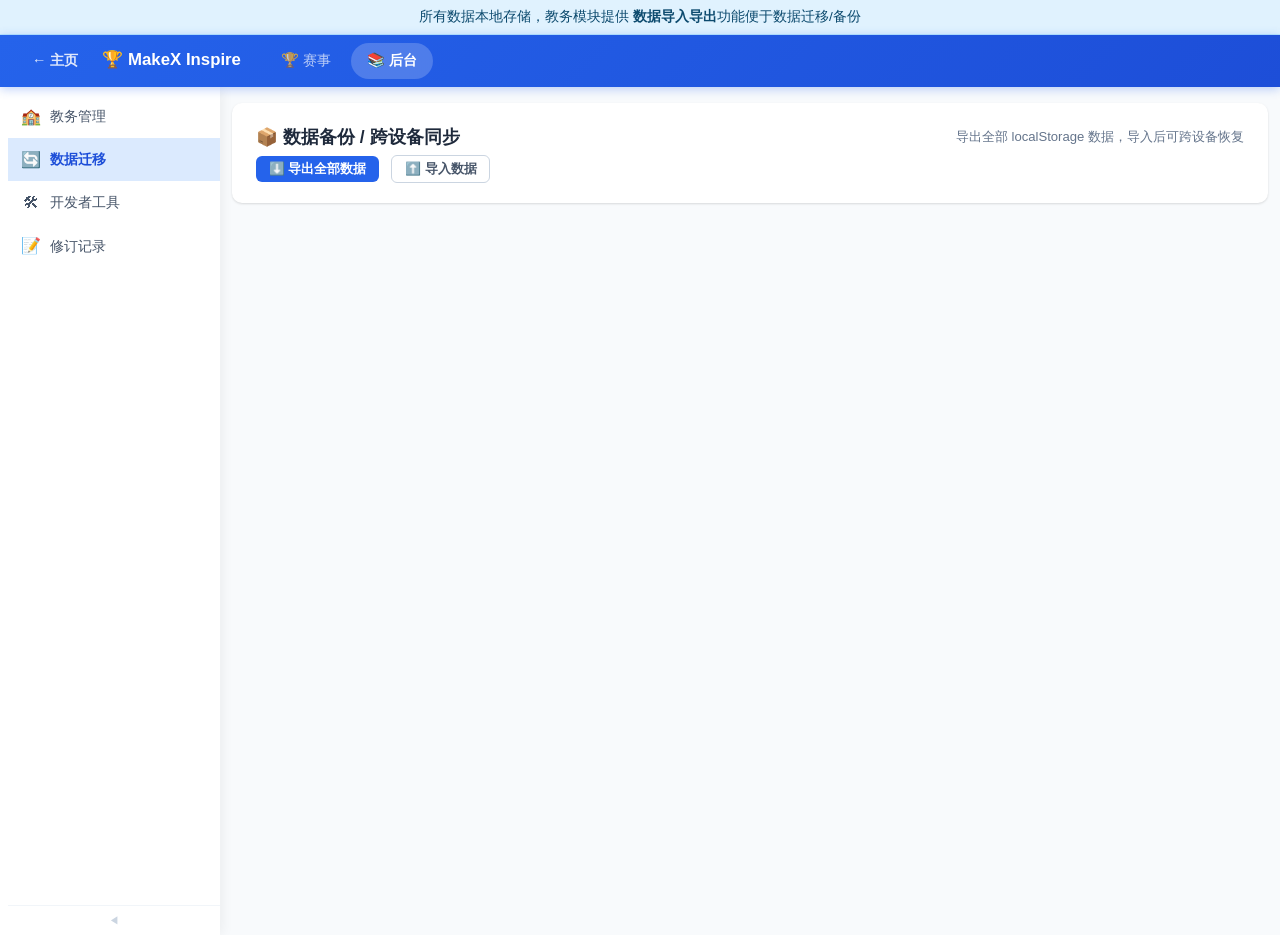
<file: docs/migration.html>
<!doctype html>
<html lang="zh-CN">
<head>
    <meta charset="UTF-8" />
    <meta name="viewport" content="width=device-width, initial-scale=1.0" />
    <title>数据迁移 - MakeX Inspire 成绩统计系统</title>
    <link rel="stylesheet" href="style.css" />
</head>
<body>
    <script src="shared.js"></script>
    <script src="shared_indexdb.js"></script>
    <script src="header.js"></script>

    <div class="container">
        <!-- ====== 数据备份 / 跨设备同步 ====== -->
        <div class="card" style="margin-bottom:1rem;">
            <div class="card-header" style="margin-bottom:0;">
                <span class="card-title">📦 数据备份 / 跨设备同步</span>
                <span style="font-size:0.82rem;font-weight:400;color:var(--gray-500);">导出全部 localStorage 数据，导入后可跨设备恢复</span>
            </div>
            <div style="display:flex;align-items:center;gap:0.75rem;flex-wrap:wrap;padding-top:0.25rem;">
                <button class="btn btn-primary btn-sm" id="exportDataBtn">⬇️ 导出全部数据</button>
                <button class="btn btn-outline btn-sm" id="importDataBtn">⬆️ 导入数据</button>
                <input type="file" id="importFileInput" accept=".json,application/json" style="display:none;" />
            </div>
        </div>

    </div>

    <!-- ========== Modal: 导入数据 ========== -->
    <div class="modal-overlay" id="importModal">
        <div class="modal-box" style="max-width:480px;">
            <h3>⬆️ 导入数据</h3>
            <div id="importPreviewInfo" style="font-size:0.85rem;color:var(--gray-600);margin-bottom:0.5rem;white-space:pre-wrap;line-height:1.6;"></div>
            <div id="importKeyList" style="max-height:160px;overflow-y:auto;font-size:0.8rem;background:#f8fafc;padding:0.5rem 0.75rem;border-radius:6px;font-family:monospace;white-space:pre-wrap;line-height:1.6;margin-bottom:0.75rem;"></div>
            <div class="form-group">
                <label>导入方式</label>
                <label style="display:inline-flex;align-items:center;gap:0.3rem;cursor:pointer;font-size:0.88rem;margin-right:1rem;">
                    <input type="radio" name="importMode" value="overwrite" checked style="accent-color:var(--primary);">
                    整体覆盖（先清空再写入）
                </label>
                <label style="display:inline-flex;align-items:center;gap:0.3rem;cursor:pointer;font-size:0.88rem;">
                    <input type="radio" name="importMode" value="merge" style="accent-color:var(--primary);">
                    合并写入（保留其他数据）
                </label>
            </div>
            <div class="modal-actions">
                <button class="btn btn-outline" id="importModalCancel">取消</button>
                <button class="btn btn-primary" id="importModalConfirm">确认导入</button>
            </div>
        </div>
    </div>

    <!-- ========== Toast Container ========== -->
    <div class="toast-container" id="toastContainer"></div>

    <script src="migration.js"></script>
</body>
</html>
</file>
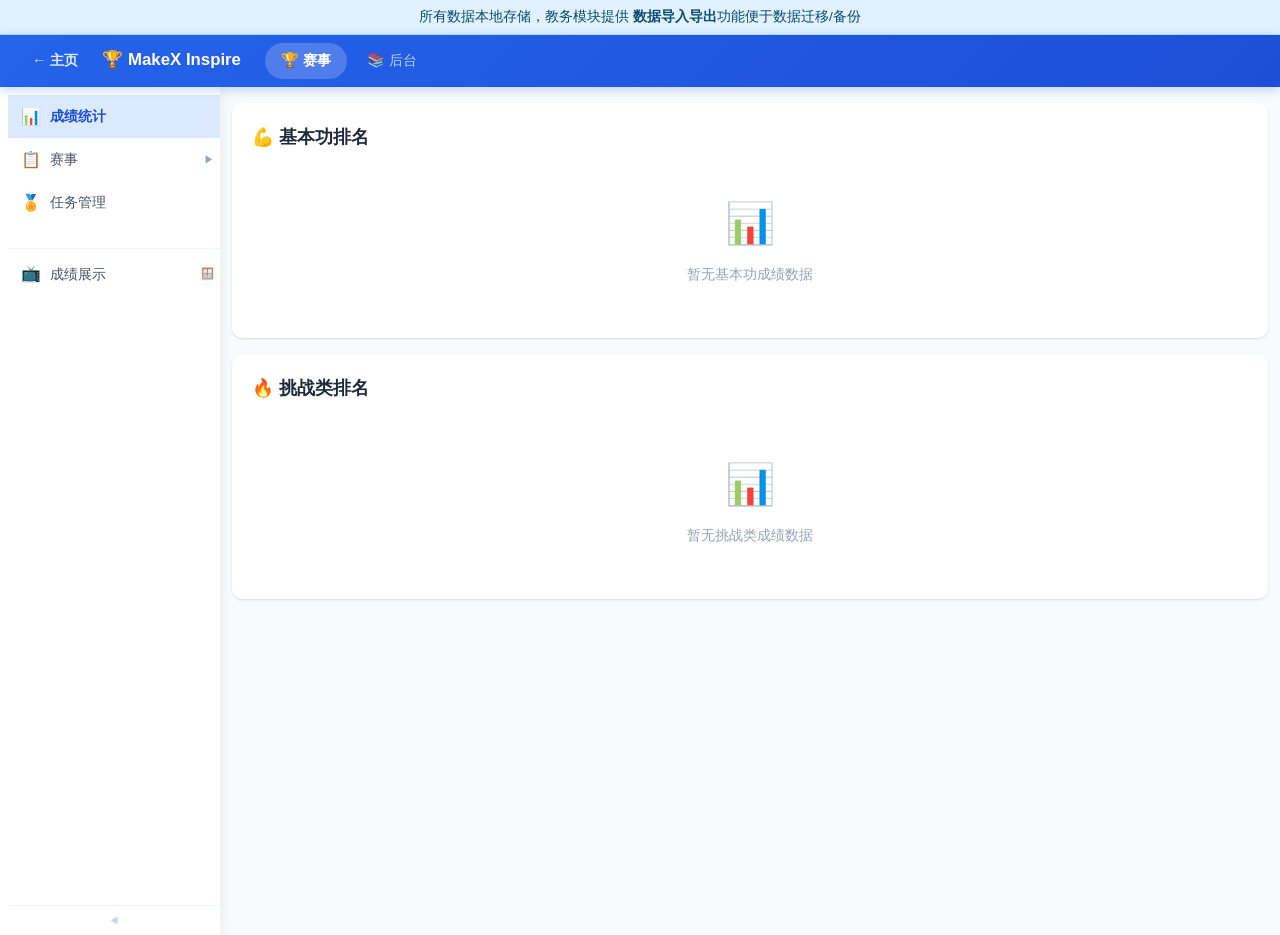
<file: docs/stats.html>
<!doctype html>
<html lang="zh-CN">
<head>
    <meta charset="UTF-8" />
    <meta name="viewport" content="width=device-width, initial-scale=1.0" />
    <title>成绩统计 - MakeX Inspire 成绩统计系统</title>
    <link rel="stylesheet" href="style.css" />
</head>
<body>
    <script src="shared.js"></script>
    <script src="shared_indexdb.js"></script>
    <script src="header.js"></script>

    <div class="container">
        <!-- ===== 成绩统计 ===== -->
        <section id="section-stats">
            <div class="stats-grid">
                <div class="stat-card full">
                    <div class="card-header" style="margin-bottom: 0.5rem">
                        <span class="card-title">💪 基本功排名</span>
                    </div>
                    <div id="rankingBasic">
                        <!-- Rendered by JS -->
                    </div>
                </div>
                <div class="stat-card full">
                    <div class="card-header" style="margin-bottom: 0.5rem">
                        <span class="card-title">🔥 挑战类排名</span>
                    </div>
                    <div id="challengeTaskFilter" style="margin-bottom:0.6rem;display:flex;flex-wrap:wrap;gap:0.4rem;align-items:center;">
                        <!-- Rendered by JS -->
                    </div>
                    <div id="rankingChallenge">
                        <!-- Rendered by JS -->
                    </div>
                </div>
            </div>
        </section>
    </div>

    <!-- ========== Toast Container ========== -->
    <div class="toast-container" id="toastContainer"></div>

    <script>
    if (!window.StatsApp) {
    // =================================================================
    //  Stats App — 成绩统计
    // =================================================================
    const StatsApp = {
        init() {
            Shared.loadData();
            this.render();
        },

        // ============ Entry Helpers ============
        getRounds(entry) { return Shared.getRounds(entry); },
        getBestScore(entry) { return Shared.getBestScore(entry); },
        getBestScoreTime(entry) { return Shared.getBestScoreTime(entry); },
        getDisplayScore(entry) { return Shared.getDisplayScore(entry); },

        // ============ Statistics ============
        getMockTypes(mock) {
            const types = new Set();
            (mock.tasks || []).forEach((t) => {
                const taskDef = Shared.data.tasks.find((td) => td.id === t.taskId);
                if (taskDef) types.add(taskDef.type || 'basic');
            });
            if (types.size === 0) { types.add('basic'); types.add('challenge'); }
            return types;
        },

        _buildTypeStats(type) {
            const D = Shared.data;
            const map = {};
            D.students.forEach((s) => {
                map[s.id] = { id: s.id, name: s.name, scores: [], times: [], avg: 0, avgTime: 0, bestTime: 0, max: 0, min: 0, count: 0, latest: null, fullScoreRate: null };
            });
            const taskFilter = (type === 'challenge' && D.challengeTaskFilter && D.challengeTaskFilter.length > 0)
                ? D.challengeTaskFilter : null;
            D.trainings.forEach((t) => {
                t.mockCompetitions.forEach((m) => {
                    const types = this.getMockTypes(m);
                    if (!types.has(type)) return;
                    Object.entries(m.scores).forEach(([sid, studentScores]) => {
                        if (!map[sid]) return;
                        let entries;
                        if (studentScores.score !== undefined || (typeof studentScores === 'object' && !studentScores.round1 && !studentScores.round2 && Object.keys(studentScores).length > 0 && Object.values(studentScores).some(v => v && v.round1))) {
                            let taskEntries = Object.entries(studentScores);
                            if (taskFilter) {
                                taskEntries = taskEntries.filter(([tid]) => taskFilter.includes(tid));
                            }
                            entries = taskEntries.map(([tid, entry]) => {
                                const taskDef = D.tasks.find(d => d.id === tid);
                                return { entry, maxScore: taskDef ? (taskDef.maxScore || null) : null };
                            });
                        } else {
                            entries = [{ entry: studentScores, maxScore: null }];
                        }
                        entries.forEach(({ entry, maxScore }) => {
                            const sv = this.getDisplayScore(entry);
                            const tv = this.getBestScoreTime(entry);
                            if (sv !== null) { map[sid].scores.push({ score: sv, maxScore }); map[sid].latest = sv; }
                            if (tv !== null) { map[sid].times.push(tv); }
                        });
                    });
                });
            });
            Object.values(map).forEach((s) => {
                if (s.scores.length > 0) {
                    const sc = s.scores.map(x => x.score);
                    s.max = Math.max(...sc);
                    s.min = Math.min(...sc);
                    s.avg = sc.reduce((a, b) => a + b, 0) / sc.length;
                    s.count = sc.length;
                    const withMax = s.scores.filter(x => x.maxScore !== null);
                    if (withMax.length > 0) {
                        s.fullScoreRate = withMax.reduce((a, b) => a + (b.score / b.maxScore), 0) / withMax.length * 100;
                    }
                }
                if (s.times.length > 0) {
                    s.bestTime = Math.min(...s.times);
                    s.avgTime = s.times.reduce((a, b) => a + b, 0) / s.times.length;
                }
            });
            return Object.values(map).filter((s) => s.count > 0);
        },

        getStudentStats() {
            return {
                basic: this._buildTypeStats('basic'),
                challenge: this._buildTypeStats('challenge'),
            };
        },

        // ============ Render ============
        render() {
            try { this.renderStats(); } catch (e) { console.warn('renderStats error:', e); }
        },

        renderChallengeFilter() {
            const container = document.getElementById('challengeTaskFilter');
            if (!container) return;
            const D = Shared.data;
            const challengeTasks = D.tasks.filter(t => t.type === 'challenge');
            if (challengeTasks.length === 0) {
                container.innerHTML = '';
                return;
            }
            const filter = D.challengeTaskFilter;
            const allChecked = !filter || filter.length === 0;
            const isChecked = (tid) => allChecked || filter.includes(tid);

            let html = '<span style="font-size:0.8rem;color:var(--gray-500);font-weight:600;margin-right:0.2rem;">📌 统计任务:</span>';
            challengeTasks.forEach(t => {
                html += `<label style="display:inline-flex;align-items:center;gap:0.2rem;font-size:0.8rem;cursor:pointer;padding:0.15rem 0.5rem;border-radius:10px;background:#fef3c7;border:1px solid #fde68a;transition:0.15s;">
                    <input type="checkbox" class="challenge-task-cb" value="${t.id}" ${isChecked(t.id) ? 'checked' : ''} style="accent-color:#d97706;">
                    ${Shared.escapeHtml(t.name)}
                </label>`;
            });
            container.innerHTML = html;

            container.querySelectorAll('.challenge-task-cb').forEach(cb => {
                cb.addEventListener('change', () => {
                    const checked = container.querySelectorAll('.challenge-task-cb:checked');
                    const all = container.querySelectorAll('.challenge-task-cb');
                    if (checked.length === all.length) {
                        D.challengeTaskFilter = [];
                    } else {
                        D.challengeTaskFilter = Array.from(checked).map(c => c.value);
                    }
                    Shared.saveData();
                    this.renderStats();
                });
            });
        },

        renderStats() {
            this.renderChallengeFilter();
            const allStats = this.getStudentStats();

            const renderRankingTable = (stats, containerId, emptyMsg) => {
                const container = document.getElementById(containerId);
                if (stats.length === 0) {
                    container.innerHTML = `<div class="empty-state"><div class="icon">📊</div><p>${emptyMsg}</p></div>`;
                    return;
                }
                const hasFullScore = stats.some(s => s.fullScoreRate !== null);
                const sorted = [...stats].sort((a, b) => b.avg - a.avg);
                const maxAvg = sorted.length > 0 ? sorted[0].avg : 1;
                let rows = '';
                sorted.forEach((s, i) => {
                    const medal = i === 0 ? '🥇' : i === 1 ? '🥈' : i === 2 ? '🥉' : '';
                    const pct = maxAvg > 0 ? (s.avg / maxAvg) * 100 : 0;
                    const fullScoreCell = hasFullScore
                        ? (s.fullScoreRate !== null
                            ? `<td style="text-align:center;"><span style="font-weight:600;color:${s.fullScoreRate === 100 ? '#10b981' : s.fullScoreRate >= 90 ? '#f59e0b' : s.fullScoreRate >= 80 ? '#f97316' : s.fullScoreRate >= 70 ? '#8b5cf6' : '#ef4444'};">${s.fullScoreRate.toFixed(1)}%</span></td>`
                            : '<td style="text-align:center;color:var(--gray-300);">-</td>')
                        : '';
                    rows += `<tr>
                        <td style="text-align:center;font-size:1.1rem;">${medal || i + 1}</td>
                        <td><strong>${Shared.escapeHtml(s.name)}</strong></td>
                        <td>${s.count}</td>
                        <td><strong style="color:var(--primary);">${s.avg.toFixed(1)}</strong></td>
                        <td>${s.max}</td>
                        <td>${s.min}</td>
                        ${fullScoreCell}
                        <td>${s.bestTime ? s.bestTime.toFixed(1) + 's' : '-'}</td>
                        <td>${s.avgTime ? s.avgTime.toFixed(1) + 's' : '-'}</td>
                        <td><div class="score-bar"><div class="score-bar-fill" style="width:${pct}%;"></div></div></td>
                    </tr>`;
                });
                const fullScoreHeader = hasFullScore ? '<th style="text-align:center;">满分率</th>' : '';
                container.innerHTML = `<table class="ranking-table">
                    <thead><tr><th style="width:50px;">#</th><th>姓名</th><th>场次</th><th>平均分</th><th>最高</th><th>最低</th>${fullScoreHeader}<th>最佳用时</th><th>平均用时</th><th>对比</th></tr></thead>
                    <tbody>${rows}</tbody></table>`;
            };

            renderRankingTable(allStats.basic, 'rankingBasic', '暂无基本功成绩数据');
            renderRankingTable(allStats.challenge, 'rankingChallenge', '暂无挑战类成绩数据');
        },
    };

    window.StatsApp = StatsApp;
    }
    if (document.readyState === 'loading') {
        document.addEventListener('DOMContentLoaded', () => window.StatsApp.init());
    } else {
        window.StatsApp.init();
    }
    </script>
</body>
</html>
</file>
<file: src/css/style.css>
/* ========== Reset & Base ========== */
*,
*::before,
*::after {
    box-sizing: border-box;
    margin: 0;
    padding: 0;
}
:root {
    --primary: #2563eb;
    --primary-light: #3b82f6;
    --primary-dark: #1d4ed8;
    --primary-bg: #eff6ff;
    --accent: #f59e0b;
    --accent-light: #fbbf24;
    --success: #10b981;
    --danger: #ef4444;
    --danger-light: #fef2f2;
    --gray-50: #f8fafc;
    --gray-100: #f1f5f9;
    --gray-200: #e2e8f0;
    --gray-300: #cbd5e1;
    --gray-400: #94a3b8;
    --gray-500: #64748b;
    --gray-600: #475569;
    --gray-700: #334155;
    --gray-800: #1e293b;
    --gray-900: #0f172a;
    --radius: 10px;
    --radius-sm: 6px;
    --shadow:
        0 1px 3px rgba(0, 0, 0, 0.08), 0 1px 2px rgba(0, 0, 0, 0.06);
    --shadow-md: 0 4px 12px rgba(0, 0, 0, 0.1);
    --transition: 0.2s ease;
    --sidebar-width: 220px;
}
body {
    font-family:
        -apple-system, BlinkMacSystemFont, "Segoe UI", Roboto,
        "Noto Sans SC", "PingFang SC", "Microsoft YaHei", sans-serif;
    background: var(--gray-50);
    color: var(--gray-800);
    line-height: 1.6;
    min-height: 100vh;
}
input,
button,
select {
    font-family: inherit;
    font-size: inherit;
}
button {
    cursor: pointer;
    border: none;
    outline: none;
    transition: var(--transition);
}
input {
    outline: none;
    transition: var(--transition);
}

/* ========== Header ========== */
header {
    background: linear-gradient(
        135deg,
        var(--primary),
        var(--primary-dark)
    );
    color: #fff;
    padding: 0 1.5rem;
    display: flex;
    align-items: center;
    height: 52px;
    box-shadow: 0 2px 10px rgba(37, 99, 235, 0.3);
    position: sticky;
    top: 0;
    z-index: 100;
}
.header-inner {
    display: flex;
    align-items: center;
    gap: 1rem;
    width: 100%;
    max-width: 1400px;
    margin: 0 auto;
}
header .logo {
    font-size: 1.05rem;
    font-weight: 700;
    white-space: nowrap;
    color: #fff;
    display: flex;
    align-items: center;
    gap: 0.4rem;
    margin-right: 0.5rem;
}
.header-tabs {
    display: flex;
    gap: 0.25rem;
}
.header-tab {
    color: rgba(255, 255, 255, 0.7);
    text-decoration: none;
    font-size: 0.9rem;
    font-weight: 500;
    padding: 0.4rem 1rem;
    border-radius: 20px;
    transition: 0.2s ease;
    white-space: nowrap;
    cursor: pointer;
}
.header-tab:hover {
    color: #fff;
    background: rgba(255, 255, 255, 0.12);
}
.header-tab.active {
    color: #fff;
    background: rgba(255, 255, 255, 0.2);
    font-weight: 600;
}
.header-spacer {
    flex: 1;
}
.header-stats {
    display: flex;
    gap: 1rem;
    flex-wrap: wrap;
    font-size: 0.78rem;
}
.header-stats span {
    background: rgba(255, 255, 255, 0.15);
    padding: 0.2rem 0.65rem;
    border-radius: 20px;
    white-space: nowrap;
}
.header-stats span strong {
    font-size: 0.95rem;
}

/* ========== Layout: Sidebar + Main ========== */
.layout {
    display: flex;
    max-width: 1400px;
    margin: 0 auto;
    min-height: calc(100vh - 52px);
    position: relative;
}

/* ========== Sidebar ========== */
.sidebar {
    width: var(--sidebar-width);
    flex-shrink: 0;
    padding: 0.5rem 0 0 0.5rem;
    background: #fff;
    box-shadow: 2px 0 12px rgba(0,0,0,0.06);
    position: sticky;
    top: 52px;
    align-self: flex-start;
    height: calc(100vh - 52px);
    display: flex;
    flex-direction: column;
    overflow: hidden;
    transition: width 0.25s ease;
}
.sidebar.collapsed {
    width: 36px;
    box-shadow: 1px 0 6px rgba(0,0,0,0.06);
}
.sidebar.collapsed .sidebar-section-title,
.sidebar.collapsed .sidebar-item span:not(.icon),
.sidebar.collapsed .sidebar-item .sub-arrow,
.sidebar.collapsed .sidebar-subitem,
.sidebar.collapsed .sidebar-submenu {
    display: none;
}
.sidebar.collapsed .sidebar-item {
    justify-content: center;
    padding: 0.55rem 0;
    font-size: 0;
}
.sidebar.collapsed .sidebar-item .icon {
    font-size: 1rem;
    margin: 0;
}

/* ========== Sidebar Popover ========== */
.sidebar-popover {
    display: none;
    position: fixed;
    z-index: 99;
    background: #fff;
    border-radius: var(--radius);
    box-shadow: 0 4px 16px rgba(0,0,0,0.12);
    padding: 0.5rem 0;
    min-width: 160px;
    max-width: 220px;
    max-height: 60vh;
    overflow-y: auto;
    animation: fadeIn 0.15s ease;
}
.sidebar-popover.open {
    display: block;
}
.sidebar-popover .popover-header {
    font-size: 0.75rem;
    font-weight: 700;
    color: var(--gray-400);
    padding: 0.25rem 0.75rem 0.35rem;
    border-bottom: 1px solid var(--gray-100);
    margin-bottom: 0.25rem;
    text-transform: uppercase;
    letter-spacing: 0.03em;
}
.sidebar-popover .popover-item {
    display: flex;
    align-items: center;
    gap: 0.4rem;
    padding: 0.45rem 0.75rem;
    font-size: 0.85rem;
    color: var(--gray-600);
    text-decoration: none;
    cursor: pointer;
    transition: var(--transition);
    white-space: nowrap;
}
.sidebar-popover .popover-item:hover {
    background: var(--gray-50);
    color: var(--gray-800);
}
.sidebar-popover .popover-item.active {
    color: var(--primary);
    font-weight: 600;
    background: var(--primary-bg);
}

/* ========== Sidebar Footer ========== */
.sidebar-footer {
    flex-shrink: 0;
    position: sticky;
    bottom: 0;
    padding: 0.25rem 0;
    border-top: 1px solid var(--gray-100);
    background: #fff;
}
.sidebar-menu {
    flex: 1;
    overflow-y: auto;
    min-height: 0;
    list-style: none;
    padding: 0;
    margin: 0;
}
.sidebar-collapse-btn {
    display: flex;
    align-items: center;
    justify-content: center;
    width: 100%;
    padding: 0.35rem 0;
    background: none;
    border: none;
    color: var(--gray-300);
    cursor: pointer;
    font-size: 0.6rem;
    transition: var(--transition);
    line-height: 1;
}
.sidebar-collapse-btn:hover {
    color: var(--gray-500);
}
.sidebar.collapsed .sidebar-footer {
    border-top: none;
}
.sidebar-section-title {
    font-size: 0.7rem;
    font-weight: 700;
    text-transform: uppercase;
    letter-spacing: 0.05em;
    color: var(--gray-400);
    padding: 0.5rem 0.75rem 0.3rem;
}
.sidebar-item {
    display: flex;
    align-items: center;
    gap: 0.5rem;
    padding: 0.55rem 0.4rem 0.55rem 0.75rem;
    border-radius: 0;
    font-size: 0.88rem;
    font-weight: 500;
    color: var(--gray-600);
    text-decoration: none;
    transition: var(--transition);
    cursor: pointer;
    white-space: nowrap;
}
.sidebar-item:hover {
    background: var(--gray-200);
    color: var(--gray-800);
}
.sidebar-item.active {
    background: #dbeafe;
    color: var(--primary-dark);
    font-weight: 700;
}
.sidebar-item .icon {
    font-size: 1rem;
    width: 22px;
    text-align: center;
    flex-shrink: 0;
}
.sidebar-toggle {
    display: none;
    background: none;
    border: none;
    color: #fff;
    font-size: 1.3rem;
    cursor: pointer;
    padding: 0.2rem;
    line-height: 1;
}

/* ========== Sidebar Sub-menu ========== */
.sidebar-item.has-sub { position: relative; }
.sidebar-item .sub-arrow {
    margin-left: auto;
    font-size: 0.6rem;
    transition: transform 0.2s ease;
    color: var(--gray-400);
}
.sidebar-item .sub-arrow.open { transform: rotate(90deg); }
.sidebar-submenu {
    overflow: hidden;
    max-height: 0;
    transition: max-height 0.3s ease;
    padding-left: 0.5rem;
}
.sidebar-submenu.open { max-height: 1000px; }
.sidebar-subitem {
    display: flex;
    align-items: center;
    gap: 0.4rem;
    padding: 0.4rem 0.75rem 0.4rem 2.2rem;
    border-radius: var(--radius-sm);
    font-size: 0.82rem;
    font-weight: 400;
    color: var(--gray-500);
    text-decoration: none;
    transition: var(--transition);
    cursor: pointer;
    white-space: nowrap;
}
.sidebar-subitem:hover { background: var(--gray-100); color: var(--gray-700); }
.sidebar-subitem.active { color: var(--primary); font-weight: 600; background: var(--primary-bg); }
.sidebar-subitem .sub-icon { font-size: 0.75rem; flex-shrink: 0; opacity: 0.6; }
.sidebar-add-btn {
    font-weight: 600 !important;
    color: var(--primary) !important;
    border: 1px dashed var(--primary);
    margin-bottom: 0.3rem;
    padding-top: 0.35rem !important;
    padding-bottom: 0.35rem !important;
    border-radius: 6px;
}
.sidebar-add-btn:hover { background: var(--primary-bg) !important; border-style: solid; }

/* ========== Main Content ========== */
.main-content {
    flex: 1;
    min-width: 0;
    padding: 1rem 0.75rem 0;
    overflow: auto;
    max-height: calc(100vh - 52px);
}
.main-content .container { max-width: none; margin: 0; padding: 0; }
.sidebar-overlay { display: none; position: fixed; inset: 0; background: rgba(0,0,0,0.35); z-index: 98; }

/* ========== Tabs ========== */
.tabs {
    display: flex;
    gap: 0;
    background: #fff;
    border-bottom: 2px solid var(--gray-200);
    margin-bottom: 1.5rem;
    border-radius: var(--radius) var(--radius) 0 0;
    box-shadow: var(--shadow);
}
.tab-btn {
    padding: 0.85rem 2rem;
    font-size: 0.95rem;
    font-weight: 600;
    background: transparent;
    color: var(--gray-500);
    border-bottom: 3px solid transparent;
    margin-bottom: -2px;
    transition: var(--transition);
}
.tab-btn:hover { color: var(--primary); background: var(--primary-bg); }
.tab-btn.active { color: var(--primary); border-bottom-color: var(--primary); background: var(--primary-bg); }
.tab-content { display: none; animation: fadeIn 0.25s ease; }
.tab-content.active { display: block; }
@keyframes fadeIn { from { opacity: 0; transform: translateY(6px); } to { opacity: 1; transform: translateY(0); } }

/* ========== Cards ========== */
.card { background: #fff; border-radius: var(--radius); box-shadow: var(--shadow); padding: 1.25rem 1.5rem; margin-bottom: 1rem; }
.card-header { display: flex; align-items: center; justify-content: space-between; margin-bottom: 1rem; flex-wrap: wrap; gap: 0.5rem; }
.card-title { font-size: 1.1rem; font-weight: 700; color: var(--gray-800); }
.card-subtitle { font-size: 0.85rem; color: var(--gray-500); }

/* ========== Buttons ========== */
.btn { display: inline-flex; align-items: center; gap: 0.4rem; padding: 0.5rem 1.2rem; border-radius: var(--radius-sm); font-size: 0.875rem; font-weight: 600; transition: var(--transition); }
.btn-primary { background: var(--primary); color: #fff; }
.btn-primary:hover { background: var(--primary-dark); box-shadow: var(--shadow-md); }
.btn-accent { background: var(--accent); color: #fff; }
.btn-accent:hover { background: #d97706; box-shadow: var(--shadow-md); }
.btn-danger { background: var(--danger); color: #fff; }
.btn-danger:hover { background: #dc2626; }
.btn-outline { background: transparent; color: var(--gray-600); border: 1px solid var(--gray-300); }
.btn-outline:hover { background: var(--gray-100); border-color: var(--gray-400); }
.btn-sm { padding: 0.3rem 0.8rem; font-size: 0.8rem; }
.btn-xs { padding: 0.2rem 0.5rem; font-size: 0.75rem; }

/* ========== Form ========== */
.form-group { margin-bottom: 0.75rem; }
.form-group label { display: block; font-size: 0.85rem; font-weight: 600; color: var(--gray-700); margin-bottom: 0.3rem; }
.form-row { display: flex; gap: 0.5rem; align-items: center; flex-wrap: wrap; }
.form-row .form-group { margin-bottom: 0; }
input[type="text"], input[type="number"], input[type="date"] { padding: 0.5rem 0.85rem; border: 1px solid var(--gray-300); border-radius: var(--radius-sm); font-size: 0.9rem; background: #fff; color: var(--gray-800); }
input[type="text"]:focus, input[type="number"]:focus, input[type="date"]:focus { border-color: var(--primary); box-shadow: 0 0 0 3px rgba(37,99,235,0.15); }
input[type="number"] { width: 80px; }
input[type="text"].input-full { flex: 1; min-width: 120px; }
select { padding: 0.5rem 0.6rem; border: 1px solid var(--gray-300); border-radius: var(--radius-sm); font-size: 0.9rem; background: #fff; color: var(--gray-800); cursor: pointer; font-family: inherit; }
select:focus { border-color: var(--primary); box-shadow: 0 0 0 3px rgba(37,99,235,0.15); }

/* ========== Student Tags ========== */
.student-tags { display: flex; flex-wrap: wrap; gap: 0.5rem; margin: 0.5rem 0; }
.student-tag { display: inline-flex; align-items: center; gap: 0.3rem; background: var(--primary-bg); color: var(--primary); padding: 0.25rem 0.7rem; border-radius: 20px; font-size: 0.85rem; font-weight: 500; }
.student-tag .remove { cursor: pointer; font-size: 1rem; line-height: 1; color: var(--gray-400); transition: var(--transition); }
.student-tag .remove:hover { color: var(--danger); }
.student-list { margin-top: 0.5rem; }

/* ========== Training List ========== */
.training-list { display: flex; flex-wrap: wrap; gap: 0.75rem; margin-bottom: 1rem; }
.training-card { border: 2px solid var(--gray-200); border-radius: var(--radius); background: #fff; padding: 1rem 1.25rem; cursor: pointer; transition: var(--transition); min-width: 160px; flex: 1 1 180px; max-width: 240px; position: relative; display: flex; flex-direction: column; }
.training-card:hover { border-color: var(--primary-light); box-shadow: var(--shadow-md); }
.training-card.selected { border-color: var(--primary); box-shadow: 0 0 0 3px rgba(37,99,235,0.15); }
.training-card .card-del { position: absolute; top: 0.4rem; right: 0.4rem; cursor: pointer; color: var(--gray-400); font-size: 1rem; line-height: 1; padding: 0.2rem; transition: var(--transition); }
.training-card .card-del:hover { color: var(--danger); }
.training-card .card-name { font-weight: 700; font-size: 1rem; margin-bottom: 0.25rem; padding-right: 1.2rem; }
.training-card .card-stats { font-size: 0.8rem; color: var(--gray-500); line-height: 1.6; }
.training-detail { border: 1px solid var(--gray-200); border-radius: var(--radius); background: #fff; padding: 1.25rem; margin-top: 0.5rem; }
.training-students { display: flex; flex-wrap: wrap; gap: 0.4rem; margin: 0.75rem 0; }
.training-students .badge { background: var(--primary-bg); color: var(--primary); padding: 0.15rem 0.6rem; border-radius: 12px; font-size: 0.8rem; }

/* ========== Mock Competition ========== */
.mock-list { display: flex; flex-direction: column; gap: 0.75rem; margin: 0.75rem 0; }
.mock-card { background: var(--gray-50); border: 1px solid var(--gray-200); border-radius: var(--radius-sm); padding: 0.85rem 1rem; }
.mock-header { display: flex; align-items: center; justify-content: space-between; margin-bottom: 0.5rem; flex-wrap: wrap; gap: 0.4rem; }
.mock-title { font-weight: 600; font-size: 0.9rem; }
.mock-title small { font-weight: 400; color: var(--gray-500); margin-left: 0.5rem; }

/* ========== Score Table ========== */
.score-table { width: 100%; border-collapse: collapse; font-size: 0.85rem; }
.score-table th { text-align: left; padding: 0.4rem 0.5rem; font-weight: 600; color: var(--gray-600); border-bottom: 2px solid var(--gray-200); }
.score-table td { padding: 0.35rem 0.5rem; border-bottom: 1px solid var(--gray-100); vertical-align: middle; }
.score-table tr:last-child td { border-bottom: none; }
.score-table thead { position: sticky; top: 0; z-index: 10; background: #f1f5f9; }
.score-table thead th { background: #f1f5f9; border-bottom: 2px solid var(--gray-300); padding: 0.55rem 0.5rem; font-size: 0.8rem; font-weight: 700; color: var(--gray-700); }
.score-input { width: 70px; padding: 0.25rem 0.5rem; border: 1px solid var(--gray-300); border-radius: 4px; font-size: 0.85rem; text-align: center; appearance: textfield; }
.score-input::-webkit-outer-spin-button, .score-input::-webkit-inner-spin-button { -webkit-appearance: none; margin: 0; }
.score-input:focus, .time-input:focus { border-color: var(--primary); box-shadow: 0 0 0 2px rgba(37,99,235,0.15); }
.time-input { width: 90px; padding: 0.25rem 0.5rem; border: 1px solid var(--gray-300); border-radius: 4px; font-size: 0.85rem; text-align: center; appearance: textfield; }
.time-input::-webkit-outer-spin-button, .time-input::-webkit-inner-spin-button { -webkit-appearance: none; margin: 0; }
.rank-badge { display: inline-block; width: 24px; height: 24px; line-height: 24px; text-align: center; border-radius: 50%; font-size: 0.75rem; font-weight: 700; }
.rank-1 { background: #fef3c7; color: #92400e; }
.rank-2 { background: #e5e7eb; color: #374151; }
.rank-3 { background: #fde68a; color: #92400e; }

/* ========== Stats ========== */
.stats-grid { display: grid; grid-template-columns: 1fr 1fr; gap: 1rem; }
.stat-card { background: #fff; border-radius: var(--radius); box-shadow: var(--shadow); padding: 1.25rem; }
.stat-card.full { grid-column: 1 / -1; }
.ranking-table { width: 100%; border-collapse: collapse; font-size: 0.9rem; }
.ranking-table th { text-align: left; padding: 0.6rem 0.5rem; font-weight: 600; color: var(--gray-600); border-bottom: 2px solid var(--gray-200); white-space: nowrap; }
.ranking-table td { padding: 0.55rem 0.5rem; border-bottom: 1px solid var(--gray-100); }
.ranking-table tr:hover td { background: var(--gray-50); }
.score-bar { height: 6px; background: var(--gray-200); border-radius: 3px; overflow: hidden; min-width: 80px; }
.score-bar-fill { height: 100%; border-radius: 3px; background: linear-gradient(90deg, var(--primary-light), var(--primary)); transition: width 0.4s ease; }

/* ========== Modal ========== */
.modal-overlay { display: none; position: fixed; inset: 0; background: rgba(0,0,0,0.4); z-index: 1000; justify-content: center; align-items: center; padding: 1rem; }
.modal-overlay.open { display: flex; }
.modal-box { background: #fff; border-radius: var(--radius); box-shadow: var(--shadow-md); padding: 1.5rem 2rem; max-width: 520px; width: 100%; max-height: 80vh; overflow-y: auto; animation: fadeIn 0.2s ease; }
.modal-box h3 { margin-bottom: 1rem; font-size: 1.15rem; }
.modal-actions { display: flex; justify-content: flex-end; gap: 0.5rem; margin-top: 1.25rem; }

/* ========== Checkbox Grid ========== */
.checkbox-grid { display: flex; flex-wrap: wrap; gap: 0.5rem; margin: 0.5rem 0; }
.checkbox-grid label { display: flex; align-items: center; gap: 0.3rem; padding: 0.3rem 0.8rem; background: var(--gray-100); border-radius: 20px; font-size: 0.9rem; cursor: pointer; transition: var(--transition); }
.checkbox-grid label:has(input:checked) { background: var(--primary-bg); border: 1px solid var(--primary-light); }

/* ========== Student Picker ========== */
.student-picker { display: flex; gap: 0; border: 1px solid var(--gray-200); border-radius: var(--radius-sm); overflow: hidden; background: #fff; min-height: 240px; }
.student-picker-col { flex: 1; display: flex; flex-direction: column; min-width: 0; }
.student-picker-divider { width: 1px; background: var(--gray-200); flex-shrink: 0; }
.student-picker-header { display: flex; align-items: center; justify-content: space-between; padding: 0.45rem 0.65rem; background: var(--gray-50); border-bottom: 1px solid var(--gray-200); font-size: 0.82rem; font-weight: 600; color: var(--gray-600); gap: 0.5rem; }
.student-picker-count { font-size: 0.75rem; font-weight: 400; color: var(--gray-400); }
.student-picker-filter { padding: 0.2rem 0.4rem; border: 1px solid var(--gray-300); border-radius: 4px; font-size: 0.78rem; background: #fff; color: var(--gray-800); max-width: 130px; }
.student-picker-list { flex: 1; overflow-y: auto; padding: 0.3rem; min-height: 180px; max-height: 260px; }
.student-picker-item { display: flex; align-items: center; gap: 0.4rem; padding: 0.35rem 0.55rem; border-radius: 4px; font-size: 0.85rem; cursor: pointer; transition: background 0.12s; user-select: none; }
.student-picker-item:hover { background: var(--gray-100); }
.student-picker-item.is-selected { background: var(--primary-bg); }
.student-picker-empty { display: flex; align-items: center; justify-content: center; height: 100%; min-height: 160px; color: var(--gray-300); font-size: 0.85rem; }

/* ========== Toast ========== */
.toast-container { position: fixed; top: 1rem; right: 1rem; z-index: 2000; display: flex; flex-direction: column; gap: 0.5rem; }
.toast { background: var(--gray-800); color: #fff; padding: 0.65rem 1.2rem; border-radius: var(--radius-sm); font-size: 0.875rem; box-shadow: var(--shadow-md); animation: slideIn 0.25s ease; max-width: 320px; }
.toast.success { background: var(--success); }
.toast.error { background: var(--danger); }
.toast.warning { background: var(--accent); }
@keyframes slideIn { from { opacity: 0; transform: translateX(40px); } to { opacity: 1; transform: translateX(0); } }

/* ========== Empty State ========== */
.empty-state { text-align: center; padding: 2rem 1rem; color: var(--gray-400); }
.empty-state .icon { font-size: 2.5rem; margin-bottom: 0.5rem; }
.empty-state p { font-size: 0.9rem; }

/* ========== Type Badge ========== */
.type-badge { display: inline-flex; font-size: 0.72rem; padding: 0.12rem 0.5rem; border-radius: 10px; font-weight: 600; }
.type-basic { background: #dbeafe; color: #1d4ed8; }
.type-challenge { background: #fef3c7; color: #92400e; }

/* ========== Task Group ========== */
.task-group { margin-bottom: 0.75rem; }
.task-group-header { font-size: 0.85rem; font-weight: 700; color: var(--gray-600); padding: 0.4rem 0.6rem; background: var(--gray-50); border-radius: var(--radius-sm); margin-bottom: 0.25rem; display: flex; align-items: center; gap: 0.4rem; }
.task-group-count { font-weight: 400; color: var(--gray-400); font-size: 0.8rem; margin-left: auto; }
.task-item { display: flex; align-items: center; justify-content: space-between; padding: 0.6rem 0.8rem; border-bottom: 1px solid var(--gray-100); }
.task-name { font-size: 0.95rem; font-weight: 500; display: flex; align-items: center; gap: 0.5rem; }
.task-locked { font-size: 0.75rem; color: var(--gray-400); }

/* ========== Responsive ========== */
@media (max-width: 768px) {
    header { padding: 0 1rem; }
    .header-stats { display: none; }
    .sidebar-toggle { display: block; }
    .sidebar { position: fixed; top: 52px; left: -260px; width: 240px; height: calc(100vh - 52px); background: #fff; box-shadow: 2px 0 12px rgba(0,0,0,0.1); z-index: 99; padding: 0.75rem 0.5rem; transition: left 0.25s ease; max-height: none; }
    .sidebar.open { left: 0; }
    .sidebar-overlay.open { display: block; }
    .layout { flex-direction: column; padding-top: 0.75rem; }
    .main-content { padding: 0 1rem; }
    .tab-btn { padding: 0.7rem 1.2rem; font-size: 0.85rem; white-space: nowrap; }
    .stats-grid { grid-template-columns: 1fr; }
    .card { padding: 1rem; }
    header .logo { font-size: 0.95rem; }
    .header-tab { font-size: 0.82rem; padding: 0.3rem 0.7rem; }
}
</file>
<file: style.css>
﻿/* ========== Reset & Base ========== */
*,
*::before,
*::after {
    box-sizing: border-box;
    margin: 0;
    padding: 0;
}
:root {
    --primary: #2563eb;
    --primary-light: #3b82f6;
    --primary-dark: #1d4ed8;
    --primary-bg: #eff6ff;
    --accent: #f59e0b;
    --accent-light: #fbbf24;
    --success: #10b981;
    --danger: #ef4444;
    --danger-light: #fef2f2;
    --gray-50: #f8fafc;
    --gray-100: #f1f5f9;
    --gray-200: #e2e8f0;
    --gray-300: #cbd5e1;
    --gray-400: #94a3b8;
    --gray-500: #64748b;
    --gray-600: #475569;
    --gray-700: #334155;
    --gray-800: #1e293b;
    --gray-900: #0f172a;
    --radius: 10px;
    --radius-sm: 6px;
    --shadow:
        0 1px 3px rgba(0, 0, 0, 0.08), 0 1px 2px rgba(0, 0, 0, 0.06);
    --shadow-md: 0 4px 12px rgba(0, 0, 0, 0.1);
    --transition: 0.2s ease;
    --sidebar-width: 220px;
}
body {
    font-family:
        -apple-system, BlinkMacSystemFont, "Segoe UI", Roboto,
        "Noto Sans SC", "PingFang SC", "Microsoft YaHei", sans-serif;
    background: var(--gray-50);
    color: var(--gray-800);
    line-height: 1.6;
    min-height: 100vh;
}
input,
button,
select {
    font-family: inherit;
    font-size: inherit;
}
button {
    cursor: pointer;
    border: none;
    outline: none;
    transition: var(--transition);
}
input {
    outline: none;
    transition: var(--transition);
}

/* ========== Header ========== */
header {
    background: linear-gradient(
        135deg,
        var(--primary),
        var(--primary-dark)
    );
    color: #fff;
    padding: 0 1.5rem;
    display: flex;
    align-items: center;
    height: 52px;
    box-shadow: 0 2px 10px rgba(37, 99, 235, 0.3);
    position: sticky;
    top: 0;
    z-index: 100;
}
.header-inner {
    display: flex;
    align-items: center;
    gap: 1rem;
    width: 100%;
    max-width: 1400px;
    margin: 0 auto;
}
header .logo {
    font-size: 1.05rem;
    font-weight: 700;
    white-space: nowrap;
    color: #fff;
    display: flex;
    align-items: center;
    gap: 0.4rem;
    margin-right: 0.5rem;
}
.header-tabs {
    display: flex;
    gap: 0.25rem;
}
.header-tab {
    color: rgba(255, 255, 255, 0.7);
    text-decoration: none;
    font-size: 0.9rem;
    font-weight: 500;
    padding: 0.4rem 1rem;
    border-radius: 20px;
    transition: 0.2s ease;
    white-space: nowrap;
    cursor: pointer;
}
.header-tab:hover {
    color: #fff;
    background: rgba(255, 255, 255, 0.12);
}
.header-tab.active {
    color: #fff;
    background: rgba(255, 255, 255, 0.2);
    font-weight: 600;
}
.header-spacer {
    flex: 1;
}
.header-stats {
    display: flex;
    gap: 1rem;
    flex-wrap: wrap;
    font-size: 0.78rem;
}
.header-stats span {
    background: rgba(255, 255, 255, 0.15);
    padding: 0.2rem 0.65rem;
    border-radius: 20px;
    white-space: nowrap;
}
.header-stats span strong {
    font-size: 0.95rem;
}

/* ========== Layout: Sidebar + Main ========== */
.layout {
    display: flex;
    max-width: 1400px;
    margin: 0 auto;
    min-height: calc(100vh - 52px);
    position: relative;
}

/* ========== Sidebar ========== */
.sidebar {
    width: var(--sidebar-width);
    flex-shrink: 0;
    padding: 0.5rem 0 0 0.5rem;
    background: #fff;
    box-shadow: 2px 0 12px rgba(0,0,0,0.06);
    position: sticky;
    top: 52px;
    align-self: flex-start;
    height: calc(100vh - 52px);
    display: flex;
    flex-direction: column;
    overflow: hidden;
    transition: width 0.25s ease;
}
.sidebar.collapsed {
    width: 36px;
    box-shadow: 1px 0 6px rgba(0,0,0,0.06);
}
.sidebar.collapsed .sidebar-section-title,
.sidebar.collapsed .sidebar-item span:not(.icon),
.sidebar.collapsed .sidebar-item .sub-arrow,
.sidebar.collapsed .sidebar-subitem,
.sidebar.collapsed .sidebar-submenu {
    display: none;
}
.sidebar.collapsed .sidebar-item {
    justify-content: center;
    padding: 0.55rem 0;
    font-size: 0;
}
.sidebar.collapsed .sidebar-item .icon {
    font-size: 1rem;
    margin: 0;
}

/* ========== Sidebar Popover (collapsed mode) ========== */
.sidebar-popover {
    display: none;
    position: fixed;
    z-index: 99;
    background: #fff;
    border-radius: var(--radius);
    box-shadow: 0 4px 16px rgba(0,0,0,0.12);
    padding: 0.5rem 0;
    min-width: 160px;
    max-width: 220px;
    max-height: 60vh;
    overflow-y: auto;
    animation: fadeIn 0.15s ease;
}
.sidebar-popover.open {
    display: block;
}
.sidebar-popover .popover-header {
    font-size: 0.75rem;
    font-weight: 700;
    color: var(--gray-400);
    padding: 0.25rem 0.75rem 0.35rem;
    border-bottom: 1px solid var(--gray-100);
    margin-bottom: 0.25rem;
    text-transform: uppercase;
    letter-spacing: 0.03em;
}
.sidebar-popover .popover-item {
    display: flex;
    align-items: center;
    gap: 0.4rem;
    padding: 0.45rem 0.75rem;
    font-size: 0.85rem;
    color: var(--gray-600);
    text-decoration: none;
    cursor: pointer;
    transition: var(--transition);
    white-space: nowrap;
}
.sidebar-popover .popover-item:hover {
    background: var(--gray-50);
    color: var(--gray-800);
}
.sidebar-popover .popover-item.active {
    color: var(--primary);
    font-weight: 600;
    background: var(--primary-bg);
}

/* ========== Sidebar Footer (collapse button) ========== */
.sidebar-footer {
    flex-shrink: 0;
    position: sticky;
    bottom: 0;
    padding: 0.25rem 0;
    border-top: 1px solid var(--gray-100);
    background: #fff;
}
.sidebar-menu {
    flex: 1;
    overflow-y: auto;
    min-height: 0;
    list-style: none;
    padding: 0;
    margin: 0;
}
.sidebar-footer .sidebar-collapse-btn {
    flex-direction: row-reverse;
}
.sidebar-collapse-btn {
    display: flex;
    align-items: center;
    justify-content: center;
    width: 100%;
    padding: 0.35rem 0;
    background: none;
    border: none;
    color: var(--gray-300);
    cursor: pointer;
    font-size: 0.6rem;
    transition: var(--transition);
    line-height: 1;
}
.sidebar-collapse-btn:hover {
    color: var(--gray-500);
}
.sidebar.collapsed .sidebar-footer {
    border-top: none;
}

.sidebar-section-title {
    font-size: 0.7rem;
    font-weight: 700;
    text-transform: uppercase;
    letter-spacing: 0.05em;
    color: var(--gray-400);
    padding: 0.5rem 0.75rem 0.3rem;
}

.sidebar-item {
    display: flex;
    align-items: center;
    gap: 0.5rem;
    padding: 0.55rem 0.4rem 0.55rem 0.75rem;
    border-radius: 0;
    font-size: 0.88rem;
    font-weight: 500;
    color: var(--gray-600);
    text-decoration: none;
    transition: var(--transition);
    cursor: pointer;
    white-space: nowrap;
}
.sidebar-item:hover {
    background: var(--gray-200);
    color: var(--gray-800);
}
.sidebar-item.active {
    background: #dbeafe;
    color: var(--primary-dark);
    font-weight: 700;
}
.sidebar-item .icon {
    font-size: 1rem;
    width: 22px;
    text-align: center;
    flex-shrink: 0;
}
.sidebar-toggle {
    display: none;
    background: none;
    border: none;
    color: #fff;
    font-size: 1.3rem;
    cursor: pointer;
    padding: 0.2rem;
    line-height: 1;
}

/* ========== Sidebar Sub-menu ========== */
.sidebar-item.has-sub {
    position: relative;
}
.sidebar-item .sub-arrow {
    margin-left: auto;
    font-size: 0.6rem;
    transition: transform 0.2s ease;
    color: var(--gray-400);
}
.sidebar-item .sub-arrow.open {
    transform: rotate(90deg);
}
.sidebar-submenu {
    overflow: hidden;
    max-height: 0;
    transition: max-height 0.3s ease;
    padding-left: 0.5rem;
}
.sidebar-submenu.open {
    max-height: 1000px;
}
.sidebar-subitem {
    display: flex;
    align-items: center;
    gap: 0.4rem;
    padding: 0.4rem 0.75rem 0.4rem 2.2rem;
    border-radius: var(--radius-sm);
    font-size: 0.82rem;
    font-weight: 400;
    color: var(--gray-500);
    text-decoration: none;
    transition: var(--transition);
    cursor: pointer;
    white-space: nowrap;
}
.sidebar-subitem:hover {
    background: var(--gray-100);
    color: var(--gray-700);
}
.sidebar-subitem.active {
    color: var(--primary);
    font-weight: 600;
    background: var(--primary-bg);
}
.sidebar-subitem .sub-icon {
    font-size: 0.75rem;
    flex-shrink: 0;
    opacity: 0.6;
}
.sidebar-add-btn {
    font-weight: 600 !important;
    color: var(--primary) !important;
    border: 1px dashed var(--primary);
    margin-bottom: 0.3rem;
    padding-top: 0.35rem !important;
    padding-bottom: 0.35rem !important;
    border-radius: 6px;
}
.sidebar-add-btn:hover {
    background: var(--primary-bg) !important;
    border-style: solid;
}

/* ========== Main Content ========== */
.main-content {
    flex: 1;
    min-width: 0;
    padding: 1rem 0.75rem 0;
    overflow: auto;
    max-height: calc(100vh - 52px);
}
.main-content .container {
    max-width: none;
    margin: 0;
    padding: 0;
}

/* ========== Sidebar overlay (mobile) ========== */
.sidebar-overlay {
    display: none;
    position: fixed;
    inset: 0;
    background: rgba(0, 0, 0, 0.35);
    z-index: 98;
}

/* ========== Tabs (page-internal) ========== */
.tabs {
    display: flex;
    gap: 0;
    background: #fff;
    border-bottom: 2px solid var(--gray-200);
    margin-bottom: 1.5rem;
    border-radius: var(--radius) var(--radius) 0 0;
    box-shadow: var(--shadow);
}
.tab-btn {
    padding: 0.85rem 2rem;
    font-size: 0.95rem;
    font-weight: 600;
    background: transparent;
    color: var(--gray-500);
    border-bottom: 3px solid transparent;
    margin-bottom: -2px;
    transition: var(--transition);
}
.tab-btn:hover {
    color: var(--primary);
    background: var(--primary-bg);
}
.tab-btn.active {
    color: var(--primary);
    border-bottom-color: var(--primary);
    background: var(--primary-bg);
}
.tab-content {
    display: none;
    animation: fadeIn 0.25s ease;
}
.tab-content.active {
    display: block;
}
@keyframes fadeIn {
    from {
        opacity: 0;
        transform: translateY(6px);
    }
    to {
        opacity: 1;
        transform: translateY(0);
    }
}

/* ========== Cards ========== */
.card {
    background: #fff;
    border-radius: var(--radius);
    box-shadow: var(--shadow);
    padding: 1.25rem 1.5rem;
    margin-bottom: 1rem;
}
.card-header {
    display: flex;
    align-items: center;
    justify-content: space-between;
    margin-bottom: 1rem;
    flex-wrap: wrap;
    gap: 0.5rem;
}
.card-title {
    font-size: 1.1rem;
    font-weight: 700;
    color: var(--gray-800);
}
.card-subtitle {
    font-size: 0.85rem;
    color: var(--gray-500);
}

/* ========== Buttons ========== */
.btn {
    display: inline-flex;
    align-items: center;
    gap: 0.4rem;
    padding: 0.5rem 1.2rem;
    border-radius: var(--radius-sm);
    font-size: 0.875rem;
    font-weight: 600;
    transition: var(--transition);
}
.btn-primary {
    background: var(--primary);
    color: #fff;
}
.btn-primary:hover {
    background: var(--primary-dark);
    box-shadow: var(--shadow-md);
}
.btn-accent {
    background: var(--accent);
    color: #fff;
}
.btn-accent:hover {
    background: #d97706;
    box-shadow: var(--shadow-md);
}
.btn-danger {
    background: var(--danger);
    color: #fff;
}
.btn-danger:hover {
    background: #dc2626;
}
.btn-outline {
    background: transparent;
    color: var(--gray-600);
    border: 1px solid var(--gray-300);
}
.btn-outline:hover {
    background: var(--gray-100);
    border-color: var(--gray-400);
}
.btn-sm {
    padding: 0.3rem 0.8rem;
    font-size: 0.8rem;
}
.btn-xs {
    padding: 0.2rem 0.5rem;
    font-size: 0.75rem;
}

/* ========== Form ========== */
.form-group {
    margin-bottom: 0.75rem;
}
.form-group label {
    display: block;
    font-size: 0.85rem;
    font-weight: 600;
    color: var(--gray-700);
    margin-bottom: 0.3rem;
}
.form-row {
    display: flex;
    gap: 0.5rem;
    align-items: center;
    flex-wrap: wrap;
}
.form-row .form-group {
    margin-bottom: 0;
}
input[type="text"],
input[type="number"],
input[type="date"] {
    padding: 0.5rem 0.85rem;
    border: 1px solid var(--gray-300);
    border-radius: var(--radius-sm);
    font-size: 0.9rem;
    background: #fff;
    color: var(--gray-800);
}
input[type="text"]:focus,
input[type="number"]:focus,
input[type="date"]:focus {
    border-color: var(--primary);
    box-shadow: 0 0 0 3px rgba(37, 99, 235, 0.15);
}
input[type="number"] {
    width: 80px;
}
input[type="text"].input-full {
    flex: 1;
    min-width: 120px;
}
select {
    padding: 0.5rem 0.6rem;
    border: 1px solid var(--gray-300);
    border-radius: var(--radius-sm);
    font-size: 0.9rem;
    background: #fff;
    color: var(--gray-800);
    cursor: pointer;
    font-family: inherit;
}
select:focus {
    border-color: var(--primary);
    box-shadow: 0 0 0 3px rgba(37, 99, 235, 0.15);
}

/* ========== Student Tags ========== */
.student-tags {
    display: flex;
    flex-wrap: wrap;
    gap: 0.5rem;
    margin: 0.5rem 0;
}
.student-tag {
    display: inline-flex;
    align-items: center;
    gap: 0.3rem;
    background: var(--primary-bg);
    color: var(--primary);
    padding: 0.25rem 0.7rem;
    border-radius: 20px;
    font-size: 0.85rem;
    font-weight: 500;
}
.student-tag .remove {
    cursor: pointer;
    font-size: 1rem;
    line-height: 1;
    color: var(--gray-400);
    transition: var(--transition);
}
.student-tag .remove:hover {
    color: var(--danger);
}

/* ========== Student List ========== */
.student-list {
    margin-top: 0.5rem;
}

/* ========== Training List ========== */
.training-list {
    display: flex;
    flex-wrap: wrap;
    gap: 0.75rem;
    margin-bottom: 1rem;
}
.training-card {
    border: 2px solid var(--gray-200);
    border-radius: var(--radius);
    background: #fff;
    padding: 1rem 1.25rem;
    cursor: pointer;
    transition: var(--transition);
    min-width: 160px;
    flex: 1 1 180px;
    max-width: 240px;
    position: relative;
    display: flex;
    flex-direction: column;
}
.training-card:hover {
    border-color: var(--primary-light);
    box-shadow: var(--shadow-md);
}
.training-card.selected {
    border-color: var(--primary);
    box-shadow: 0 0 0 3px rgba(37, 99, 235, 0.15);
}
.training-card .card-del {
    position: absolute;
    top: 0.4rem;
    right: 0.4rem;
    cursor: pointer;
    color: var(--gray-400);
    font-size: 1rem;
    line-height: 1;
    padding: 0.2rem;
    transition: var(--transition);
}
.training-card .card-del:hover {
    color: var(--danger);
}
.training-card .card-name {
    font-weight: 700;
    font-size: 1rem;
    margin-bottom: 0.25rem;
    padding-right: 1.2rem;
}
.training-card .card-stats {
    font-size: 0.8rem;
    color: var(--gray-500);
    line-height: 1.6;
}
.training-card .card-stats span {
    display: inline-flex;
    align-items: center;
    gap: 0.2rem;
}
.training-detail {
    border: 1px solid var(--gray-200);
    border-radius: var(--radius);
    background: #fff;
    padding: 1.25rem;
    margin-top: 0.5rem;
}
.training-students {
    display: flex;
    flex-wrap: wrap;
    gap: 0.4rem;
    margin: 0.75rem 0;
}
.training-students .badge {
    background: var(--primary-bg);
    color: var(--primary);
    padding: 0.15rem 0.6rem;
    border-radius: 12px;
    font-size: 0.8rem;
}

/* ========== Mock Competition ========== */
.mock-list {
    display: flex;
    flex-direction: column;
    gap: 0.75rem;
    margin: 0.75rem 0;
}
.mock-card {
    background: var(--gray-50);
    border: 1px solid var(--gray-200);
    border-radius: var(--radius-sm);
    padding: 0.85rem 1rem;
}
.mock-header {
    display: flex;
    align-items: center;
    justify-content: space-between;
    margin-bottom: 0.5rem;
    flex-wrap: wrap;
    gap: 0.4rem;
}
.mock-title {
    font-weight: 600;
    font-size: 0.9rem;
}
.mock-title small {
    font-weight: 400;
    color: var(--gray-500);
    margin-left: 0.5rem;
}

/* ========== Score Table ========== */
.score-table {
    width: 100%;
    border-collapse: collapse;
    font-size: 0.85rem;
}
.score-table th {
    text-align: left;
    padding: 0.4rem 0.5rem;
    font-weight: 600;
    color: var(--gray-600);
    border-bottom: 2px solid var(--gray-200);
}
.score-table td {
    padding: 0.35rem 0.5rem;
    border-bottom: 1px solid var(--gray-100);
    vertical-align: middle;
}
.score-table tr:last-child td {
    border-bottom: none;
}
.score-table thead {
    position: sticky;
    top: 0;
    z-index: 10;
    background: #f1f5f9;
}
.score-table thead th {
    background: #f1f5f9;
    border-bottom: 2px solid var(--gray-300);
    padding: 0.55rem 0.5rem;
    font-size: 0.8rem;
    font-weight: 700;
    color: var(--gray-700);
}
.score-table-wrap {
    max-width: 100%;
}
.score-input {
    width: 70px;
    padding: 0.25rem 0.5rem;
    border: 1px solid var(--gray-300);
    border-radius: 4px;
    font-size: 0.85rem;
    text-align: center;
    appearance: textfield;
    -moz-appearance: textfield;
}
.score-input::-webkit-outer-spin-button,
.score-input::-webkit-inner-spin-button {
    -webkit-appearance: none;
    margin: 0;
    appearance: none;
}
.score-input:focus,
.time-input:focus {
    border-color: var(--primary);
    box-shadow: 0 0 0 2px rgba(37, 99, 235, 0.15);
}
.time-input {
    width: 90px;
    padding: 0.25rem 0.5rem;
    border: 1px solid var(--gray-300);
    border-radius: 4px;
    font-size: 0.85rem;
    text-align: center;
    appearance: textfield;
    -moz-appearance: textfield;
}
.time-input::-webkit-outer-spin-button,
.time-input::-webkit-inner-spin-button {
    -webkit-appearance: none;
    margin: 0;
    appearance: none;
}
.time-input:focus {
    border-color: var(--primary);
    box-shadow: 0 0 0 2px rgba(37, 99, 235, 0.15);
}
.rank-badge {
    display: inline-block;
    width: 24px;
    height: 24px;
    line-height: 24px;
    text-align: center;
    border-radius: 50%;
    font-size: 0.75rem;
    font-weight: 700;
}
.rank-1 {
    background: #fef3c7;
    color: #92400e;
}
.rank-2 {
    background: #e5e7eb;
    color: #374151;
}
.rank-3 {
    background: #fde68a;
    color: #92400e;
}

/* ========== Stats ========== */
.stats-grid {
    display: grid;
    grid-template-columns: 1fr 1fr;
    gap: 1rem;
}
.stat-card {
    background: #fff;
    border-radius: var(--radius);
    box-shadow: var(--shadow);
    padding: 1.25rem;
}
.stat-card.full {
    grid-column: 1 / -1;
}
.stat-value {
    font-size: 2rem;
    font-weight: 800;
    color: var(--primary);
}
.stat-label {
    font-size: 0.85rem;
    color: var(--gray-500);
}
.ranking-table {
    width: 100%;
    border-collapse: collapse;
    font-size: 0.9rem;
}
.ranking-table th {
    text-align: left;
    padding: 0.6rem 0.5rem;
    font-weight: 600;
    color: var(--gray-600);
    border-bottom: 2px solid var(--gray-200);
    white-space: nowrap;
}
.ranking-table td {
    padding: 0.55rem 0.5rem;
    border-bottom: 1px solid var(--gray-100);
}
.ranking-table tr:hover td {
    background: var(--gray-50);
}
.medal {
    font-size: 1.2rem;
}
.score-bar {
    height: 6px;
    background: var(--gray-200);
    border-radius: 3px;
    overflow: hidden;
    min-width: 80px;
}
.score-bar-fill {
    height: 100%;
    border-radius: 3px;
    background: linear-gradient(
        90deg,
        var(--primary-light),
        var(--primary)
    );
    transition: width 0.4s ease;
}

/* ========== Modal ========== */
.modal-overlay {
    display: none;
    position: fixed;
    inset: 0;
    background: rgba(0, 0, 0, 0.4);
    z-index: 1000;
    justify-content: center;
    align-items: center;
    padding: 1rem;
}
.modal-overlay.open {
    display: flex;
}
.modal-box {
    background: #fff;
    border-radius: var(--radius);
    box-shadow: var(--shadow-md);
    padding: 1.5rem 2rem;
    max-width: 520px;
    width: 100%;
    max-height: 80vh;
    overflow-y: auto;
    animation: fadeIn 0.2s ease;
}
.modal-box h3 {
    margin-bottom: 1rem;
    font-size: 1.15rem;
}
.modal-actions {
    display: flex;
    justify-content: flex-end;
    gap: 0.5rem;
    margin-top: 1.25rem;
}

/* ========== Checkbox Grid ========== */
.checkbox-grid {
    display: flex;
    flex-wrap: wrap;
    gap: 0.5rem;
    margin: 0.5rem 0;
}
.checkbox-grid label {
    display: flex;
    align-items: center;
    gap: 0.3rem;
    padding: 0.3rem 0.8rem;
    background: var(--gray-100);
    border-radius: 20px;
    font-size: 0.9rem;
    cursor: pointer;
    transition: var(--transition);
}
.checkbox-grid label:hover {
    background: var(--primary-bg);
}
.checkbox-grid label:has(input:checked) {
    background: var(--primary-bg);
    border: 1px solid var(--primary-light);
}

/* ========== Student Picker (Dual List) ========== */
.student-picker {
    display: flex;
    gap: 0;
    border: 1px solid var(--gray-200);
    border-radius: var(--radius-sm);
    overflow: hidden;
    background: #fff;
    min-height: 240px;
}
.student-picker-col {
    flex: 1;
    display: flex;
    flex-direction: column;
    min-width: 0;
}
.student-picker-divider {
    width: 1px;
    background: var(--gray-200);
    flex-shrink: 0;
}
.student-picker-header {
    display: flex;
    align-items: center;
    justify-content: space-between;
    padding: 0.45rem 0.65rem;
    background: var(--gray-50);
    border-bottom: 1px solid var(--gray-200);
    font-size: 0.82rem;
    font-weight: 600;
    color: var(--gray-600);
    gap: 0.5rem;
}
.student-picker-count {
    font-size: 0.75rem;
    font-weight: 400;
    color: var(--gray-400);
}
.student-picker-filter {
    padding: 0.2rem 0.4rem;
    border: 1px solid var(--gray-300);
    border-radius: 4px;
    font-size: 0.78rem;
    background: #fff;
    color: var(--gray-800);
    max-width: 130px;
}
.student-picker-list {
    flex: 1;
    overflow-y: auto;
    padding: 0.3rem;
    min-height: 180px;
    max-height: 260px;
}
.student-picker-item {
    display: flex;
    align-items: center;
    gap: 0.4rem;
    padding: 0.35rem 0.55rem;
    border-radius: 4px;
    font-size: 0.85rem;
    cursor: pointer;
    transition: background 0.12s;
    user-select: none;
}
.student-picker-item:hover {
    background: var(--gray-100);
}
.student-picker-item.is-selected {
    background: var(--primary-bg);
}
.student-picker-item.is-selected:hover {
    background: #dbeafe;
}
.student-picker-item.is-selected .picker-item-name {
    font-weight: 600;
    color: var(--primary);
}
.student-picker-item.is-selected .picker-item-action {
    color: var(--danger);
}
.student-picker-item .picker-item-name {
    flex: 1;
    min-width: 0;
    overflow: hidden;
    text-overflow: ellipsis;
    white-space: nowrap;
}
.student-picker-item .picker-item-group {
    font-size: 0.7rem;
    color: var(--gray-400);
    flex-shrink: 0;
}
.student-picker-item .picker-item-action {
    flex-shrink: 0;
    font-size: 0.85rem;
    color: var(--gray-400);
    transition: color 0.12s;
}
.student-picker-item:hover .picker-item-action {
    color: var(--primary);
}
.student-picker-empty {
    display: flex;
    align-items: center;
    justify-content: center;
    height: 100%;
    min-height: 160px;
    color: var(--gray-300);
    font-size: 0.85rem;
}

/* ========== Toast ========== */
.toast-container {
    position: fixed;
    top: 1rem;
    right: 1rem;
    z-index: 2000;
    display: flex;
    flex-direction: column;
    gap: 0.5rem;
}
.toast {
    background: var(--gray-800);
    color: #fff;
    padding: 0.65rem 1.2rem;
    border-radius: var(--radius-sm);
    font-size: 0.875rem;
    box-shadow: var(--shadow-md);
    animation: slideIn 0.25s ease;
    max-width: 320px;
}
.toast.success {
    background: var(--success);
}
.toast.error {
    background: var(--danger);
}
.toast.warning {
    background: var(--accent);
}
@keyframes slideIn {
    from {
        opacity: 0;
        transform: translateX(40px);
    }
    to {
        opacity: 1;
        transform: translateX(0);
    }
}

/* ========== Empty State ========== */
.empty-state {
    text-align: center;
    padding: 2rem 1rem;
    color: var(--gray-400);
}
.empty-state .icon {
    font-size: 2.5rem;
    margin-bottom: 0.5rem;
}
.empty-state p {
    font-size: 0.9rem;
}

/* ========== Type Badge (tasks) ========== */
.type-badge {
    display: inline-flex;
    font-size: 0.72rem;
    padding: 0.12rem 0.5rem;
    border-radius: 10px;
    font-weight: 600;
}
.type-basic {
    background: #dbeafe;
    color: #1d4ed8;
}
.type-challenge {
    background: #fef3c7;
    color: #92400e;
}

/* ========== Task Group ========== */
.task-group {
    margin-bottom: 0.75rem;
}
.task-group:last-child {
    margin-bottom: 0;
}
.task-group-header {
    font-size: 0.85rem;
    font-weight: 700;
    color: var(--gray-600);
    padding: 0.4rem 0.6rem;
    background: var(--gray-50);
    border-radius: var(--radius-sm);
    margin-bottom: 0.25rem;
    display: flex;
    align-items: center;
    gap: 0.4rem;
}
.task-group-count {
    font-weight: 400;
    color: var(--gray-400);
    font-size: 0.8rem;
    margin-left: auto;
}
.task-list {
    display: flex;
    flex-direction: column;
    gap: 0.25rem;
}
.task-item {
    display: flex;
    align-items: center;
    justify-content: space-between;
    padding: 0.6rem 0.8rem;
    border-bottom: 1px solid var(--gray-100);
}
.task-item:last-child {
    border-bottom: none;
}
.task-name {
    font-size: 0.95rem;
    font-weight: 500;
    display: flex;
    align-items: center;
    gap: 0.5rem;
}
.task-locked {
    font-size: 0.75rem;
    color: var(--gray-400);
    display: inline-flex;
    align-items: center;
    gap: 0.3rem;
}

/* ========== Responsive ========== */
@media (max-width: 768px) {
    header {
        padding: 0 1rem;
    }
    .header-stats {
        display: none;
    }
    .sidebar-toggle {
        display: block;
    }
    .sidebar-subitem {
        padding: 0.35rem 0.75rem 0.35rem 2rem;
        font-size: 0.8rem;
    }
    .sidebar {
        position: fixed;
        top: 52px;
        left: -260px;
        width: 240px;
        height: calc(100vh - 52px);
        background: #fff;
        box-shadow: 2px 0 12px rgba(0, 0, 0, 0.1);
        z-index: 99;
        padding: 0.75rem 0.5rem;
        transition: left 0.25s ease;
        max-height: none;
    }
    .sidebar.open {
        left: 0;
    }
    .sidebar-overlay.open {
        display: block;
    }
    .layout {
        flex-direction: column;
        padding-top: 0.75rem;
    }
    .main-content {
        padding: 0 1rem;
    }
    .tab-btn {
        padding: 0.7rem 1.2rem;
        font-size: 0.85rem;
        white-space: nowrap;
    }
    .stats-grid {
        grid-template-columns: 1fr;
    }
    .card {
        padding: 1rem;
    }
    header .logo {
        font-size: 0.95rem;
    }
    .header-tab {
        font-size: 0.82rem;
        padding: 0.3rem 0.7rem;
    }
}
</file>
<file: docs/style.css>
﻿/* ========== Reset & Base ========== */
*,
*::before,
*::after {
    box-sizing: border-box;
    margin: 0;
    padding: 0;
}
:root {
    --primary: #2563eb;
    --primary-light: #3b82f6;
    --primary-dark: #1d4ed8;
    --primary-bg: #eff6ff;
    --accent: #f59e0b;
    --accent-light: #fbbf24;
    --success: #10b981;
    --danger: #ef4444;
    --danger-light: #fef2f2;
    --gray-50: #f8fafc;
    --gray-100: #f1f5f9;
    --gray-200: #e2e8f0;
    --gray-300: #cbd5e1;
    --gray-400: #94a3b8;
    --gray-500: #64748b;
    --gray-600: #475569;
    --gray-700: #334155;
    --gray-800: #1e293b;
    --gray-900: #0f172a;
    --radius: 10px;
    --radius-sm: 6px;
    --shadow:
        0 1px 3px rgba(0, 0, 0, 0.08), 0 1px 2px rgba(0, 0, 0, 0.06);
    --shadow-md: 0 4px 12px rgba(0, 0, 0, 0.1);
    --transition: 0.2s ease;
    --sidebar-width: 220px;
}
body {
    font-family:
        -apple-system, BlinkMacSystemFont, "Segoe UI", Roboto,
        "Noto Sans SC", "PingFang SC", "Microsoft YaHei", sans-serif;
    background: var(--gray-50);
    color: var(--gray-800);
    line-height: 1.6;
    min-height: 100vh;
}
input,
button,
select {
    font-family: inherit;
    font-size: inherit;
}
button {
    cursor: pointer;
    border: none;
    outline: none;
    transition: var(--transition);
}
input {
    outline: none;
    transition: var(--transition);
}

/* ========== Site Notice ========== */
.site-notice {
    background: #e0f2fe;
    color: #0c4a6e;
    text-align: center;
    padding: 6px 1rem;
    font-size: 0.85rem;
    border-bottom: 1px solid #bae6fd;
}
/* ========== Header ========== */
header {
    background: linear-gradient(
        135deg,
        var(--primary),
        var(--primary-dark)
    );
    color: #fff;
    padding: 0 1.5rem;
    display: flex;
    align-items: center;
    height: 52px;
    box-shadow: 0 2px 10px rgba(37, 99, 235, 0.3);
    position: sticky;
    top: 0;
    z-index: 100;
}
.header-inner {
    display: flex;
    align-items: center;
    gap: 1rem;
    width: 100%;
    max-width: 1400px;
    margin: 0 auto;
}
.back-home {
    color: rgba(255,255,255,0.85);
    text-decoration: none;
    font-size: 0.9rem;
    font-weight: 600;
    padding: 2px 8px;
    border-radius: 4px;
    transition: background 0.2s, color 0.2s;
}
.back-home:hover {
    background: rgba(255,255,255,0.15);
    color: #fff;
    text-decoration: none;
}
header .logo {
    font-size: 1.05rem;
    font-weight: 700;
    white-space: nowrap;
    color: #fff;
    display: flex;
    align-items: center;
    gap: 0.4rem;
    margin-right: 0.5rem;
}
.header-tabs {
    display: flex;
    gap: 0.25rem;
}
.header-tab {
    color: rgba(255, 255, 255, 0.7);
    text-decoration: none;
    font-size: 0.9rem;
    font-weight: 500;
    padding: 0.4rem 1rem;
    border-radius: 20px;
    transition: 0.2s ease;
    white-space: nowrap;
    cursor: pointer;
}
.header-tab:hover {
    color: #fff;
    background: rgba(255, 255, 255, 0.12);
}
.header-tab.active {
    color: #fff;
    background: rgba(255, 255, 255, 0.2);
    font-weight: 600;
}
.header-spacer {
    flex: 1;
}

/* ========== Layout: Sidebar + Main ========== */
.layout {
    display: flex;
    max-width: 1400px;
    margin: 0 auto;
    min-height: calc(100vh - 52px);
    position: relative;
}

/* ========== Sidebar ========== */
.sidebar {
    width: var(--sidebar-width);
    flex-shrink: 0;
    padding: 0.5rem 0 0 0.5rem;
    background: #fff;
    box-shadow: 2px 0 12px rgba(0,0,0,0.06);
    position: sticky;
    top: 52px;
    align-self: flex-start;
    height: calc(100vh - 52px);
    display: flex;
    flex-direction: column;
    overflow: hidden;
    transition: width 0.25s ease;
}
.sidebar.collapsed {
    width: 36px;
    box-shadow: 1px 0 6px rgba(0,0,0,0.06);
}
.sidebar.collapsed .sidebar-section-title,
.sidebar.collapsed .sidebar-item span:not(.icon),
.sidebar.collapsed .sidebar-item .sub-arrow,
.sidebar.collapsed .sidebar-subitem,
.sidebar.collapsed .sidebar-submenu {
    display: none;
}
.sidebar.collapsed .sidebar-item {
    justify-content: center;
    padding: 0.55rem 0;
    font-size: 0;
}
.sidebar.collapsed .sidebar-item .icon {
    font-size: 1rem;
    margin: 0;
}

/* ========== Sidebar Popover (collapsed mode) ========== */
.sidebar-popover {
    display: none;
    position: fixed;
    z-index: 99;
    background: #fff;
    border-radius: var(--radius);
    box-shadow: 0 4px 16px rgba(0,0,0,0.12);
    padding: 0.5rem 0;
    min-width: 160px;
    max-width: 220px;
    max-height: 60vh;
    overflow-y: auto;
    animation: fadeIn 0.15s ease;
}
.sidebar-popover.open {
    display: block;
}
.sidebar-popover .popover-header {
    font-size: 0.75rem;
    font-weight: 700;
    color: var(--gray-400);
    padding: 0.25rem 0.75rem 0.35rem;
    border-bottom: 1px solid var(--gray-100);
    margin-bottom: 0.25rem;
    text-transform: uppercase;
    letter-spacing: 0.03em;
}
.sidebar-popover .popover-item {
    display: flex;
    align-items: center;
    gap: 0.4rem;
    padding: 0.45rem 0.75rem;
    font-size: 0.85rem;
    color: var(--gray-600);
    text-decoration: none;
    cursor: pointer;
    transition: var(--transition);
    white-space: nowrap;
}
.sidebar-popover .popover-item:hover {
    background: var(--gray-50);
    color: var(--gray-800);
}
.sidebar-popover .popover-item.active {
    color: var(--primary);
    font-weight: 600;
    background: var(--primary-bg);
}

/* ========== Sidebar Footer (collapse button) ========== */
.sidebar-footer {
    flex-shrink: 0;
    position: sticky;
    bottom: 0;
    padding: 0.25rem 0;
    border-top: 1px solid var(--gray-100);
    background: #fff;
}
.sidebar-menu {
    flex: 1;
    overflow-y: auto;
    min-height: 0;
    list-style: none;
    padding: 0;
    margin: 0;
}
.sidebar-footer .sidebar-collapse-btn {
    flex-direction: row-reverse;
}
.sidebar-collapse-btn {
    display: flex;
    align-items: center;
    justify-content: center;
    width: 100%;
    padding: 0.35rem 0;
    background: none;
    border: none;
    color: var(--gray-300);
    cursor: pointer;
    font-size: 0.6rem;
    transition: var(--transition);
    line-height: 1;
}
.sidebar-collapse-btn:hover {
    color: var(--gray-500);
}
.sidebar.collapsed .sidebar-footer {
    border-top: none;
}

.sidebar-section-title {
    font-size: 0.7rem;
    font-weight: 700;
    text-transform: uppercase;
    letter-spacing: 0.05em;
    color: var(--gray-400);
    padding: 0.5rem 0.75rem 0.3rem;
}

.sidebar-item {
    display: flex;
    align-items: center;
    gap: 0.5rem;
    padding: 0.55rem 0.4rem 0.55rem 0.75rem;
    border-radius: 0;
    font-size: 0.88rem;
    font-weight: 500;
    color: var(--gray-600);
    text-decoration: none;
    transition: var(--transition);
    cursor: pointer;
    white-space: nowrap;
}
.sidebar-item:hover {
    background: var(--gray-200);
    color: var(--gray-800);
}
.sidebar-item.active {
    background: #dbeafe;
    color: var(--primary-dark);
    font-weight: 700;
}
.sidebar-item .icon {
    font-size: 1rem;
    width: 22px;
    text-align: center;
    flex-shrink: 0;
}
.sidebar-toggle {
    display: none;
    background: none;
    border: none;
    color: #fff;
    font-size: 1.3rem;
    cursor: pointer;
    padding: 0.2rem;
    line-height: 1;
}

/* ========== Sidebar Sub-menu ========== */
.sidebar-item.has-sub {
    position: relative;
}
.sidebar-item .sub-arrow {
    margin-left: auto;
    font-size: 0.6rem;
    transition: transform 0.2s ease;
    color: var(--gray-400);
}
.sidebar-item .sub-arrow.open {
    transform: rotate(90deg);
}
.sidebar-submenu {
    overflow: hidden;
    max-height: 0;
    transition: max-height 0.3s ease;
    padding-left: 0.5rem;
}
.sidebar-submenu.open {
    max-height: 1000px;
}
.sidebar-subitem {
    display: flex;
    align-items: center;
    gap: 0.4rem;
    padding: 0.4rem 0.75rem 0.4rem 2.2rem;
    border-radius: var(--radius-sm);
    font-size: 0.82rem;
    font-weight: 400;
    color: var(--gray-500);
    text-decoration: none;
    transition: var(--transition);
    cursor: pointer;
    white-space: nowrap;
}
.sidebar-subitem:hover {
    background: var(--gray-100);
    color: var(--gray-700);
}
.sidebar-subitem.active {
    color: var(--primary);
    font-weight: 600;
    background: var(--primary-bg);
}
.sidebar-subitem .sub-icon {
    font-size: 0.75rem;
    flex-shrink: 0;
    opacity: 0.6;
}
.sidebar-add-btn {
    font-weight: 600 !important;
    color: var(--primary) !important;
    border: 1px dashed var(--primary);
    margin-bottom: 0.3rem;
    padding-top: 0.35rem !important;
    padding-bottom: 0.35rem !important;
    border-radius: 6px;
}
.sidebar-add-btn:hover {
    background: var(--primary-bg) !important;
    border-style: solid;
}

/* ========== Main Content ========== */
.main-content {
    flex: 1;
    min-width: 0;
    padding: 1rem 0.75rem 0;
    overflow: auto;
    max-height: calc(100vh - 52px);
}
.main-content .container {
    max-width: none;
    margin: 0;
    padding: 0;
}

/* ========== Sidebar overlay (mobile) ========== */
.sidebar-overlay {
    display: none;
    position: fixed;
    inset: 0;
    background: rgba(0, 0, 0, 0.35);
    z-index: 98;
}

/* ========== Tabs (page-internal) ========== */
.tabs {
    display: flex;
    gap: 0;
    background: #fff;
    border-bottom: 2px solid var(--gray-200);
    margin-bottom: 1.5rem;
    border-radius: var(--radius) var(--radius) 0 0;
    box-shadow: var(--shadow);
}
.tab-btn {
    padding: 0.85rem 2rem;
    font-size: 0.95rem;
    font-weight: 600;
    background: transparent;
    color: var(--gray-500);
    border-bottom: 3px solid transparent;
    margin-bottom: -2px;
    transition: var(--transition);
}
.tab-btn:hover {
    color: var(--primary);
    background: var(--primary-bg);
}
.tab-btn.active {
    color: var(--primary);
    border-bottom-color: var(--primary);
    background: var(--primary-bg);
}
.tab-content {
    display: none;
    animation: fadeIn 0.25s ease;
}
.tab-content.active {
    display: block;
}
@keyframes fadeIn {
    from {
        opacity: 0;
        transform: translateY(6px);
    }
    to {
        opacity: 1;
        transform: translateY(0);
    }
}

/* ========== Cards ========== */
.card {
    background: #fff;
    border-radius: var(--radius);
    box-shadow: var(--shadow);
    padding: 1.25rem 1.5rem;
    margin-bottom: 1rem;
}
.card-header {
    display: flex;
    align-items: center;
    justify-content: space-between;
    margin-bottom: 1rem;
    flex-wrap: wrap;
    gap: 0.5rem;
}
.card-title {
    font-size: 1.1rem;
    font-weight: 700;
    color: var(--gray-800);
}
.card-subtitle {
    font-size: 0.85rem;
    color: var(--gray-500);
}

/* ========== Buttons ========== */
.btn {
    display: inline-flex;
    align-items: center;
    gap: 0.4rem;
    padding: 0.5rem 1.2rem;
    border-radius: var(--radius-sm);
    font-size: 0.875rem;
    font-weight: 600;
    transition: var(--transition);
}
.btn-primary {
    background: var(--primary);
    color: #fff;
}
.btn-primary:hover {
    background: var(--primary-dark);
    box-shadow: var(--shadow-md);
}
.btn-accent {
    background: var(--accent);
    color: #fff;
}
.btn-accent:hover {
    background: #d97706;
    box-shadow: var(--shadow-md);
}
.btn-danger {
    background: var(--danger);
    color: #fff;
}
.btn-danger:hover {
    background: #dc2626;
}
.btn-outline {
    background: transparent;
    color: var(--gray-600);
    border: 1px solid var(--gray-300);
}
.btn-outline:hover {
    background: var(--gray-100);
    border-color: var(--gray-400);
}
.btn-sm {
    padding: 0.3rem 0.8rem;
    font-size: 0.8rem;
}
.btn-xs {
    padding: 0.2rem 0.5rem;
    font-size: 0.75rem;
}

/* ========== Form ========== */
.form-group {
    margin-bottom: 0.75rem;
}
.form-group label {
    display: block;
    font-size: 0.85rem;
    font-weight: 600;
    color: var(--gray-700);
    margin-bottom: 0.3rem;
}
.form-row {
    display: flex;
    gap: 0.5rem;
    align-items: center;
    flex-wrap: wrap;
}
.form-row .form-group {
    margin-bottom: 0;
}
input[type="text"],
input[type="number"],
input[type="date"] {
    padding: 0.5rem 0.85rem;
    border: 1px solid var(--gray-300);
    border-radius: var(--radius-sm);
    font-size: 0.9rem;
    background: #fff;
    color: var(--gray-800);
}
input[type="text"]:focus,
input[type="number"]:focus,
input[type="date"]:focus {
    border-color: var(--primary);
    box-shadow: 0 0 0 3px rgba(37, 99, 235, 0.15);
}
input[type="number"] {
    width: 80px;
}
input[type="text"].input-full {
    flex: 1;
    min-width: 120px;
}
select {
    padding: 0.5rem 0.6rem;
    border: 1px solid var(--gray-300);
    border-radius: var(--radius-sm);
    font-size: 0.9rem;
    background: #fff;
    color: var(--gray-800);
    cursor: pointer;
    font-family: inherit;
}
select:focus {
    border-color: var(--primary);
    box-shadow: 0 0 0 3px rgba(37, 99, 235, 0.15);
}

/* ========== Student Tags ========== */
.student-tags {
    display: flex;
    flex-wrap: wrap;
    gap: 0.5rem;
    margin: 0.5rem 0;
}
.student-tag {
    display: inline-flex;
    align-items: center;
    gap: 0.3rem;
    background: var(--primary-bg);
    color: var(--primary);
    padding: 0.25rem 0.7rem;
    border-radius: 20px;
    font-size: 0.85rem;
    font-weight: 500;
}
.student-tag .remove {
    cursor: pointer;
    font-size: 1rem;
    line-height: 1;
    color: var(--gray-400);
    transition: var(--transition);
}
.student-tag .remove:hover {
    color: var(--danger);
}

/* ========== Student List ========== */
.student-list {
    margin-top: 0.5rem;
}

/* ========== Student Group (collapsible by class) ========== */
.student-group {
    border: 1px solid var(--gray-200);
    border-radius: var(--radius-sm);
    margin-bottom: 0.6rem;
    overflow: hidden;
}
.student-group:last-child {
    margin-bottom: 0;
}
.student-group-header {
    display: flex;
    align-items: center;
    gap: 0.45rem;
    padding: 0.45rem 0.7rem;
    background: var(--gray-50);
    cursor: pointer;
    user-select: none;
    font-size: 0.9rem;
    font-weight: 600;
    color: var(--gray-700);
    transition: var(--transition);
}
.student-group-header:hover {
    background: var(--gray-100);
}
.student-group-arrow {
    font-size: 0.7rem;
    color: var(--gray-400);
    width: 0.9rem;
    text-align: center;
}
.student-group-name {
    flex: 1;
}
.student-group-badge {
    font-size: 0.7rem;
    padding: 0.1rem 0.5rem;
    border-radius: 10px;
    font-weight: 600;
}
.student-group-badge.unassigned {
    background: #fef3c7;
    color: #92400e;
}
.student-group-count {
    font-size: 0.78rem;
    color: var(--gray-400);
    font-weight: 400;
}
.student-group-body {
    border-top: 1px solid var(--gray-100);
}
.student-group-body.collapsed {
    display: none;
}
.student-group-empty {
    padding: 0.6rem 0.75rem;
    font-size: 0.82rem;
    color: var(--gray-400);
    text-align: center;
}

/* ========== Student View Toggle ========== */
.view-toggle {
    display: inline-flex;
    gap: 0.25rem;
    background: var(--gray-100);
    border-radius: 8px;
    padding: 0.2rem;
}
.view-toggle .view-btn {
    border: none;
    background: transparent;
    padding: 0.28rem 0.65rem;
    font-size: 0.8rem;
    border-radius: 6px;
    cursor: pointer;
    color: var(--gray-500);
    transition: var(--transition);
    white-space: nowrap;
}
.view-toggle .view-btn:hover {
    color: var(--primary);
}
.view-toggle .view-btn.active {
    background: #fff;
    color: var(--primary);
    font-weight: 600;
    box-shadow: 0 1px 2px rgba(0, 0, 0, 0.08);
}

/* ========== Migration / DB Manager ========== */
.mig-log {
    background: #f8fafc;
    border: 1px solid var(--gray-100);
    padding: 0.6rem 0.8rem;
    border-radius: 6px;
    font-size: 0.78rem;
    margin-top: 0.75rem;
    white-space: pre-wrap;
    line-height: 1.5;
    max-height: 200px;
    overflow-y: auto;
    font-family: Menlo, Consolas, monospace;
    color: var(--gray-700);
}
.mig-badge {
    display: inline-block;
    padding: 0.1rem 0.45rem;
    border-radius: 10px;
    font-size: 0.7rem;
    font-weight: 600;
}
.mig-badge.ok { background: #dcfce7; color: #15803d; }
.mig-badge.old { background: #fee2e2; color: #b91c1c; }
.mig-badge.missing { background: #fee2e2; color: #b91c1c; }

/* ========== Changelog ========== */
.changelog-item {
    display: flex;
    align-items: flex-start;
    gap: 0.6rem;
    padding: 0.6rem 0;
    border-bottom: 1px solid var(--gray-100);
}
.changelog-item:last-child {
    border-bottom: none;
}
.changelog-date {
    font-size: 0.78rem;
    color: var(--gray-400);
    white-space: nowrap;
    padding-top: 0.15rem;
    min-width: 5.5rem;
}
.changelog-tag {
    font-size: 0.72rem;
    font-weight: 600;
    padding: 0.12rem 0.5rem;
    border-radius: 10px;
    white-space: nowrap;
    margin-top: 0.1rem;
}
.changelog-body {
    flex: 1;
    min-width: 0;
}
.changelog-title {
    font-size: 0.92rem;
    font-weight: 600;
    color: var(--gray-800);
}
.changelog-desc {
    font-size: 0.82rem;
    color: var(--gray-500);
    margin-top: 0.15rem;
    line-height: 1.5;
}

/* ========== Training List ========== */
.training-list {
    display: flex;
    flex-wrap: wrap;
    gap: 0.75rem;
    margin-bottom: 1rem;
}
.training-card {
    border: 2px solid var(--gray-200);
    border-radius: var(--radius);
    background: #fff;
    padding: 1rem 1.25rem;
    cursor: pointer;
    transition: var(--transition);
    min-width: 160px;
    flex: 1 1 180px;
    max-width: 240px;
    position: relative;
    display: flex;
    flex-direction: column;
}
.training-card:hover {
    border-color: var(--primary-light);
    box-shadow: var(--shadow-md);
}
.training-card.selected {
    border-color: var(--primary);
    box-shadow: 0 0 0 3px rgba(37, 99, 235, 0.15);
}
.training-card .card-del {
    position: absolute;
    top: 0.4rem;
    right: 0.4rem;
    cursor: pointer;
    color: var(--gray-400);
    font-size: 1rem;
    line-height: 1;
    padding: 0.2rem;
    transition: var(--transition);
}
.training-card .card-del:hover {
    color: var(--danger);
}
.training-card .card-name {
    font-weight: 700;
    font-size: 1rem;
    margin-bottom: 0.25rem;
    padding-right: 1.2rem;
}
.training-card .card-stats {
    font-size: 0.8rem;
    color: var(--gray-500);
    line-height: 1.6;
}
.training-card .card-stats span {
    display: inline-flex;
    align-items: center;
    gap: 0.2rem;
}
.training-detail {
    border: 1px solid var(--gray-200);
    border-radius: var(--radius);
    background: #fff;
    padding: 1.25rem;
    margin-top: 0.5rem;
}
.training-students {
    display: flex;
    flex-wrap: wrap;
    gap: 0.4rem;
    margin: 0.75rem 0;
}
.training-students .badge {
    background: var(--primary-bg);
    color: var(--primary);
    padding: 0.15rem 0.6rem;
    border-radius: 12px;
    font-size: 0.8rem;
}

/* ========== Mock Competition ========== */
.mock-list {
    display: flex;
    flex-direction: column;
    gap: 0.75rem;
    margin: 0.75rem 0;
}
.mock-card {
    background: var(--gray-50);
    border: 1px solid var(--gray-200);
    border-radius: var(--radius-sm);
    padding: 0.85rem 1rem;
}
.mock-header {
    display: flex;
    align-items: center;
    justify-content: space-between;
    margin-bottom: 0.5rem;
    flex-wrap: wrap;
    gap: 0.4rem;
}
.mock-title {
    font-weight: 600;
    font-size: 0.9rem;
}
.mock-title small {
    font-weight: 400;
    color: var(--gray-500);
    margin-left: 0.5rem;
}

/* ========== Score Table ========== */
.score-table {
    width: 100%;
    border-collapse: collapse;
    font-size: 0.85rem;
}
.score-table th {
    text-align: left;
    padding: 0.4rem 0.5rem;
    font-weight: 600;
    color: var(--gray-600);
    border-bottom: 2px solid var(--gray-200);
}
.score-table td {
    padding: 0.35rem 0.5rem;
    border-bottom: 1px solid var(--gray-100);
    vertical-align: middle;
}
.score-table tr:last-child td {
    border-bottom: none;
}
.score-table thead {
    position: sticky;
    top: 0;
    z-index: 10;
    background: #f1f5f9;
}
.score-table thead th {
    background: #f1f5f9;
    border-bottom: 2px solid var(--gray-300);
    padding: 0.55rem 0.5rem;
    font-size: 0.8rem;
    font-weight: 700;
    color: var(--gray-700);
}
.score-table-wrap {
    max-width: 100%;
}
.score-input {
    width: 70px;
    padding: 0.25rem 0.5rem;
    border: 1px solid var(--gray-300);
    border-radius: 4px;
    font-size: 0.85rem;
    text-align: center;
    appearance: textfield;
    -moz-appearance: textfield;
}
.score-input::-webkit-outer-spin-button,
.score-input::-webkit-inner-spin-button {
    -webkit-appearance: none;
    margin: 0;
    appearance: none;
}
.score-input:focus,
.time-input:focus {
    border-color: var(--primary);
    box-shadow: 0 0 0 2px rgba(37, 99, 235, 0.15);
}
.time-input {
    width: 90px;
    padding: 0.25rem 0.5rem;
    border: 1px solid var(--gray-300);
    border-radius: 4px;
    font-size: 0.85rem;
    text-align: center;
    appearance: textfield;
    -moz-appearance: textfield;
}
.time-input::-webkit-outer-spin-button,
.time-input::-webkit-inner-spin-button {
    -webkit-appearance: none;
    margin: 0;
    appearance: none;
}
.time-input:focus {
    border-color: var(--primary);
    box-shadow: 0 0 0 2px rgba(37, 99, 235, 0.15);
}
.rank-badge {
    display: inline-block;
    width: 24px;
    height: 24px;
    line-height: 24px;
    text-align: center;
    border-radius: 50%;
    font-size: 0.75rem;
    font-weight: 700;
}
.rank-1 {
    background: #fef3c7;
    color: #92400e;
}
.rank-2 {
    background: #e5e7eb;
    color: #374151;
}
.rank-3 {
    background: #fde68a;
    color: #92400e;
}

/* ========== Stats ========== */
.stats-grid {
    display: grid;
    grid-template-columns: 1fr 1fr;
    gap: 1rem;
}
.stat-card {
    background: #fff;
    border-radius: var(--radius);
    box-shadow: var(--shadow);
    padding: 1.25rem;
}
.stat-card.full {
    grid-column: 1 / -1;
}
.stat-value {
    font-size: 2rem;
    font-weight: 800;
    color: var(--primary);
}
.stat-label {
    font-size: 0.85rem;
    color: var(--gray-500);
}
.ranking-table {
    width: 100%;
    border-collapse: collapse;
    font-size: 0.9rem;
}
.ranking-table th {
    text-align: left;
    padding: 0.6rem 0.5rem;
    font-weight: 600;
    color: var(--gray-600);
    border-bottom: 2px solid var(--gray-200);
    white-space: nowrap;
}
.ranking-table td {
    padding: 0.55rem 0.5rem;
    border-bottom: 1px solid var(--gray-100);
}
.ranking-table tr:hover td {
    background: var(--gray-50);
}
.medal {
    font-size: 1.2rem;
}
.score-bar {
    height: 6px;
    background: var(--gray-200);
    border-radius: 3px;
    overflow: hidden;
    min-width: 80px;
}
.score-bar-fill {
    height: 100%;
    border-radius: 3px;
    background: linear-gradient(
        90deg,
        var(--primary-light),
        var(--primary)
    );
    transition: width 0.4s ease;
}

/* ========== Modal ========== */
.modal-overlay {
    display: none;
    position: fixed;
    inset: 0;
    background: rgba(0, 0, 0, 0.4);
    z-index: 1000;
    justify-content: center;
    align-items: center;
    padding: 1rem;
}
.modal-overlay.open {
    display: flex;
}
.modal-box {
    background: #fff;
    border-radius: var(--radius);
    box-shadow: var(--shadow-md);
    padding: 1.5rem 2rem;
    max-width: 520px;
    width: 100%;
    max-height: 80vh;
    overflow-y: auto;
    animation: fadeIn 0.2s ease;
}
.modal-box h3 {
    margin-bottom: 1rem;
    font-size: 1.15rem;
}
.modal-actions {
    display: flex;
    justify-content: flex-end;
    gap: 0.5rem;
    margin-top: 1.25rem;
}

/* ========== Checkbox Grid ========== */
.checkbox-grid {
    display: flex;
    flex-wrap: wrap;
    gap: 0.5rem;
    margin: 0.5rem 0;
}
.checkbox-grid label {
    display: flex;
    align-items: center;
    gap: 0.3rem;
    padding: 0.3rem 0.8rem;
    background: var(--gray-100);
    border-radius: 20px;
    font-size: 0.9rem;
    cursor: pointer;
    transition: var(--transition);
}
.checkbox-grid label:hover {
    background: var(--primary-bg);
}
.checkbox-grid label:has(input:checked) {
    background: var(--primary-bg);
    border: 1px solid var(--primary-light);
}

/* ========== Student Picker (Dual List) ========== */
.student-picker {
    display: flex;
    gap: 0;
    border: 1px solid var(--gray-200);
    border-radius: var(--radius-sm);
    overflow: hidden;
    background: #fff;
    min-height: 240px;
}
.student-picker-col {
    flex: 1;
    display: flex;
    flex-direction: column;
    min-width: 0;
}
.student-picker-divider {
    width: 1px;
    background: var(--gray-200);
    flex-shrink: 0;
}
.student-picker-header {
    display: flex;
    align-items: center;
    justify-content: space-between;
    padding: 0.45rem 0.65rem;
    background: var(--gray-50);
    border-bottom: 1px solid var(--gray-200);
    font-size: 0.82rem;
    font-weight: 600;
    color: var(--gray-600);
    gap: 0.5rem;
}
.student-picker-count {
    font-size: 0.75rem;
    font-weight: 400;
    color: var(--gray-400);
}
.student-picker-filter {
    padding: 0.2rem 0.4rem;
    border: 1px solid var(--gray-300);
    border-radius: 4px;
    font-size: 0.78rem;
    background: #fff;
    color: var(--gray-800);
    max-width: 130px;
}
.student-picker-list {
    flex: 1;
    overflow-y: auto;
    padding: 0.3rem;
    min-height: 180px;
    max-height: 260px;
}
.student-picker-item {
    display: flex;
    align-items: center;
    gap: 0.4rem;
    padding: 0.35rem 0.55rem;
    border-radius: 4px;
    font-size: 0.85rem;
    cursor: pointer;
    transition: background 0.12s;
    user-select: none;
}
.student-picker-item:hover {
    background: var(--gray-100);
}
.student-picker-item.is-selected {
    background: var(--primary-bg);
}
.student-picker-item.is-selected:hover {
    background: #dbeafe;
}
.student-picker-item.is-selected .picker-item-name {
    font-weight: 600;
    color: var(--primary);
}
.student-picker-item.is-selected .picker-item-action {
    color: var(--danger);
}
.student-picker-item .picker-item-name {
    flex: 1;
    min-width: 0;
    overflow: hidden;
    text-overflow: ellipsis;
    white-space: nowrap;
}
.student-picker-item .picker-item-group {
    font-size: 0.7rem;
    color: var(--gray-400);
    flex-shrink: 0;
}
.student-picker-item .picker-item-action {
    flex-shrink: 0;
    font-size: 0.85rem;
    color: var(--gray-400);
    transition: color 0.12s;
}
.student-picker-item:hover .picker-item-action {
    color: var(--primary);
}
.student-picker-empty {
    display: flex;
    align-items: center;
    justify-content: center;
    height: 100%;
    min-height: 160px;
    color: var(--gray-300);
    font-size: 0.85rem;
}

/* ========== Toast ========== */
.toast-container {
    position: fixed;
    top: 1rem;
    right: 1rem;
    z-index: 2000;
    display: flex;
    flex-direction: column;
    gap: 0.5rem;
}
.toast {
    background: var(--gray-800);
    color: #fff;
    padding: 0.65rem 1.2rem;
    border-radius: var(--radius-sm);
    font-size: 0.875rem;
    box-shadow: var(--shadow-md);
    animation: slideIn 0.25s ease;
    max-width: 320px;
}
.toast.success {
    background: var(--success);
}
.toast.error {
    background: var(--danger);
}
.toast.warning {
    background: var(--accent);
}
@keyframes slideIn {
    from {
        opacity: 0;
        transform: translateX(40px);
    }
    to {
        opacity: 1;
        transform: translateX(0);
    }
}

/* ========== Empty State ========== */
.empty-state {
    text-align: center;
    padding: 2rem 1rem;
    color: var(--gray-400);
}
.empty-state .icon {
    font-size: 2.5rem;
    margin-bottom: 0.5rem;
}
.empty-state p {
    font-size: 0.9rem;
}

/* ========== Type Badge (tasks) ========== */
.type-badge {
    display: inline-flex;
    font-size: 0.72rem;
    padding: 0.12rem 0.5rem;
    border-radius: 10px;
    font-weight: 600;
}
.type-basic {
    background: #dbeafe;
    color: #1d4ed8;
}
.type-challenge {
    background: #fef3c7;
    color: #92400e;
}

/* ========== Task Group ========== */
.task-group {
    margin-bottom: 0.75rem;
}
.task-group:last-child {
    margin-bottom: 0;
}
.task-group-header {
    font-size: 0.85rem;
    font-weight: 700;
    color: var(--gray-600);
    padding: 0.4rem 0.6rem;
    background: var(--gray-50);
    border-radius: var(--radius-sm);
    margin-bottom: 0.25rem;
    display: flex;
    align-items: center;
    gap: 0.4rem;
}
.task-group-count {
    font-weight: 400;
    color: var(--gray-400);
    font-size: 0.8rem;
    margin-left: auto;
}
.task-list {
    display: flex;
    flex-direction: column;
    gap: 0.25rem;
}
.task-item {
    display: flex;
    align-items: center;
    justify-content: space-between;
    padding: 0.6rem 0.8rem;
    border-bottom: 1px solid var(--gray-100);
}
.task-item:last-child {
    border-bottom: none;
}
.task-name {
    font-size: 0.95rem;
    font-weight: 500;
    display: flex;
    align-items: center;
    gap: 0.5rem;
}
.task-locked {
    font-size: 0.75rem;
    color: var(--gray-400);
    display: inline-flex;
    align-items: center;
    gap: 0.3rem;
}

/* ========== Responsive ========== */
@media (max-width: 768px) {
    header {
        padding: 0 1rem;
    }
    .sidebar-toggle {
        display: block;
    }
    .sidebar-subitem {
        padding: 0.35rem 0.75rem 0.35rem 2rem;
        font-size: 0.8rem;
    }
    .sidebar {
        position: fixed;
        top: 52px;
        left: -260px;
        width: 240px;
        height: calc(100vh - 52px);
        background: #fff;
        box-shadow: 2px 0 12px rgba(0, 0, 0, 0.1);
        z-index: 99;
        padding: 0.75rem 0.5rem;
        transition: left 0.25s ease;
        max-height: none;
    }
    .sidebar.open {
        left: 0;
    }
    .sidebar-overlay.open {
        display: block;
    }
    .layout {
        flex-direction: column;
        padding-top: 0.75rem;
    }
    .main-content {
        padding: 0 1rem;
    }
    .tab-btn {
        padding: 0.7rem 1.2rem;
        font-size: 0.85rem;
        white-space: nowrap;
    }
    .stats-grid {
        grid-template-columns: 1fr;
    }
    .card {
        padding: 1rem;
    }
    header .logo {
        font-size: 0.95rem;
    }
    .header-tab {
        font-size: 0.82rem;
        padding: 0.3rem 0.7rem;
    }
}
</file>
